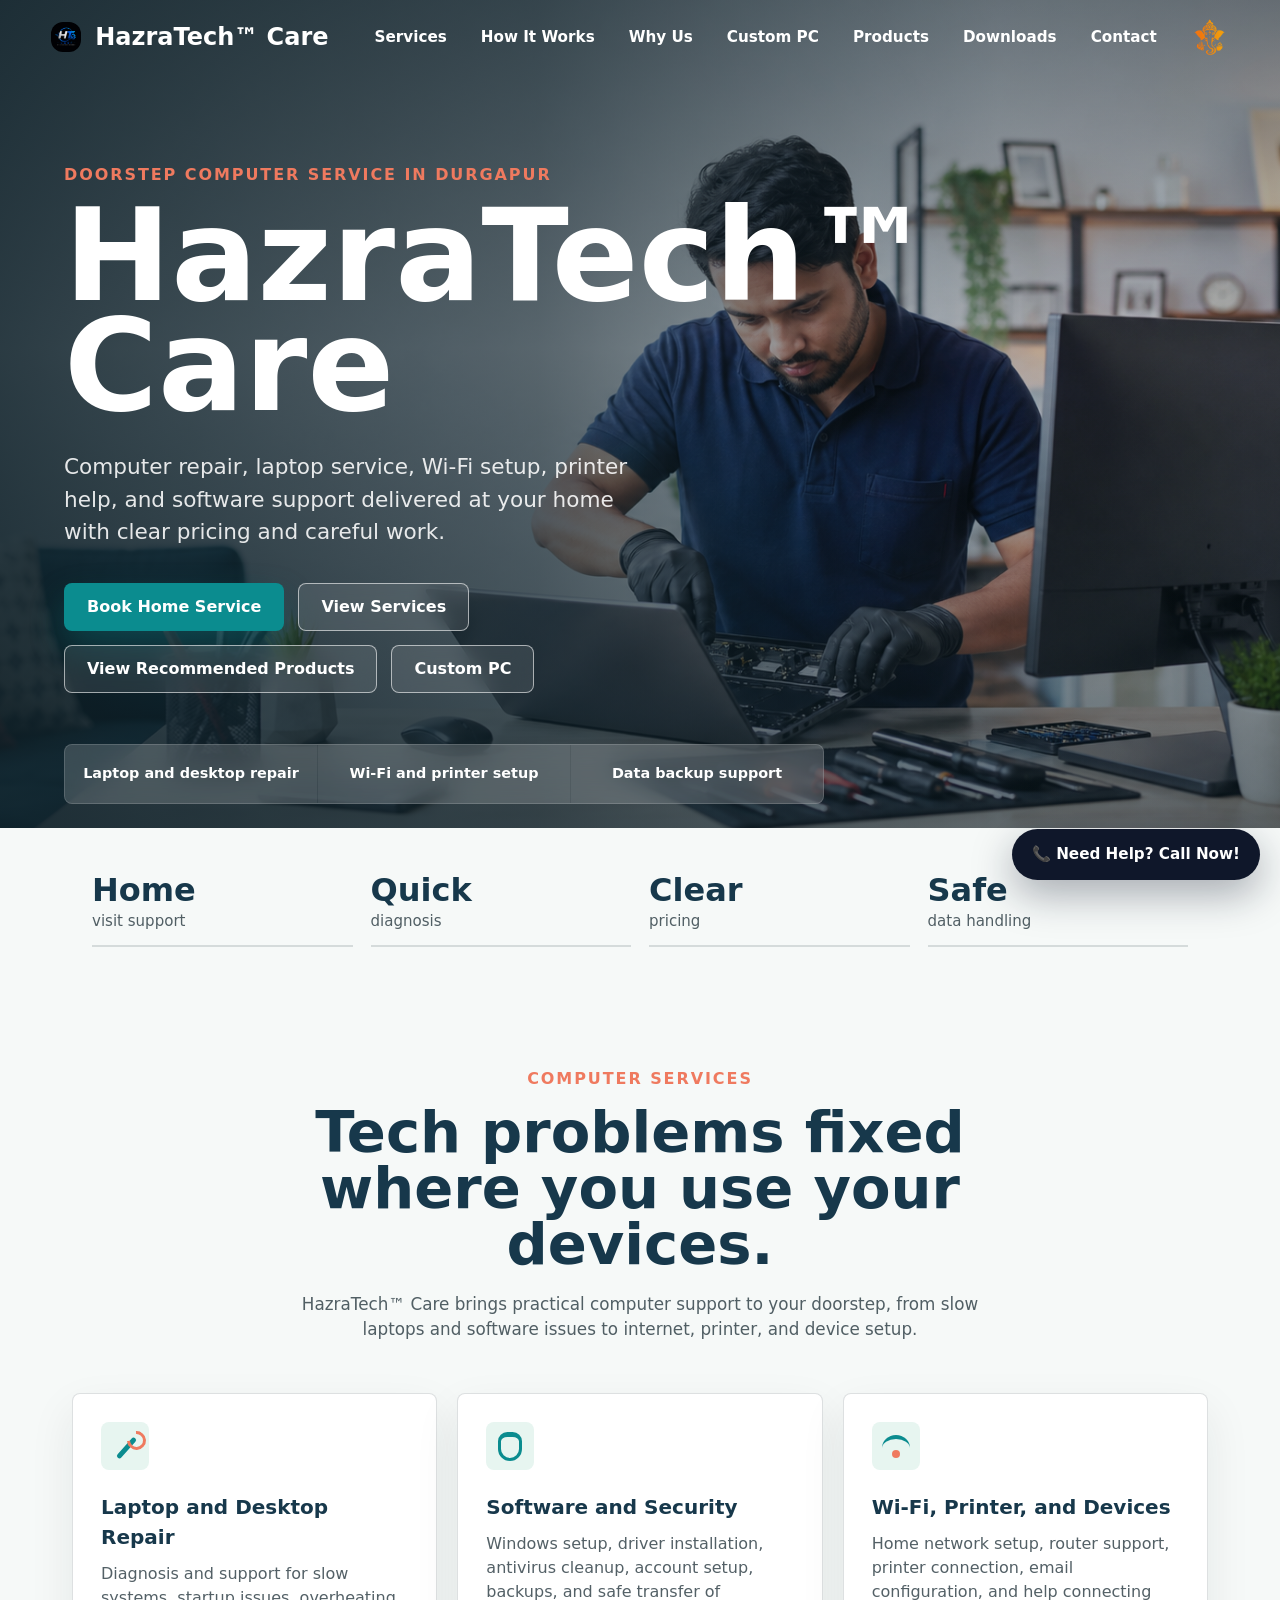
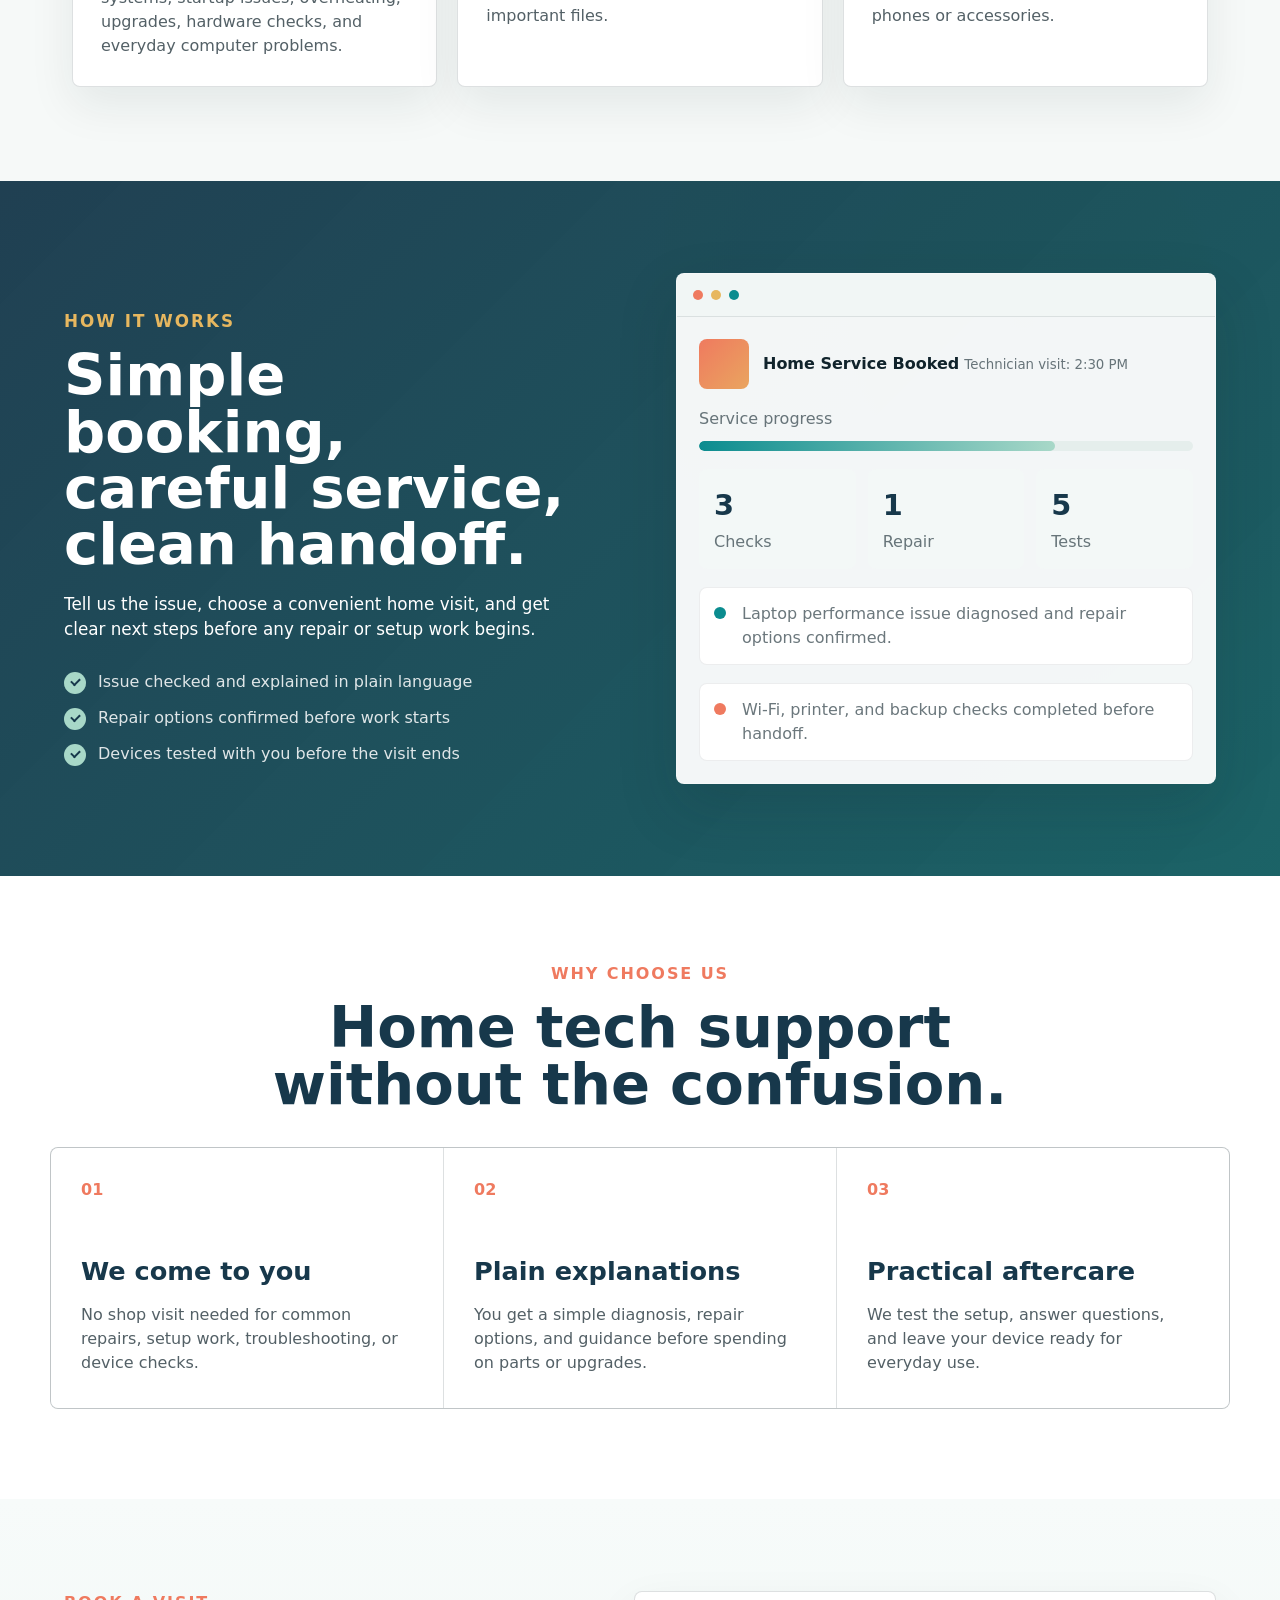
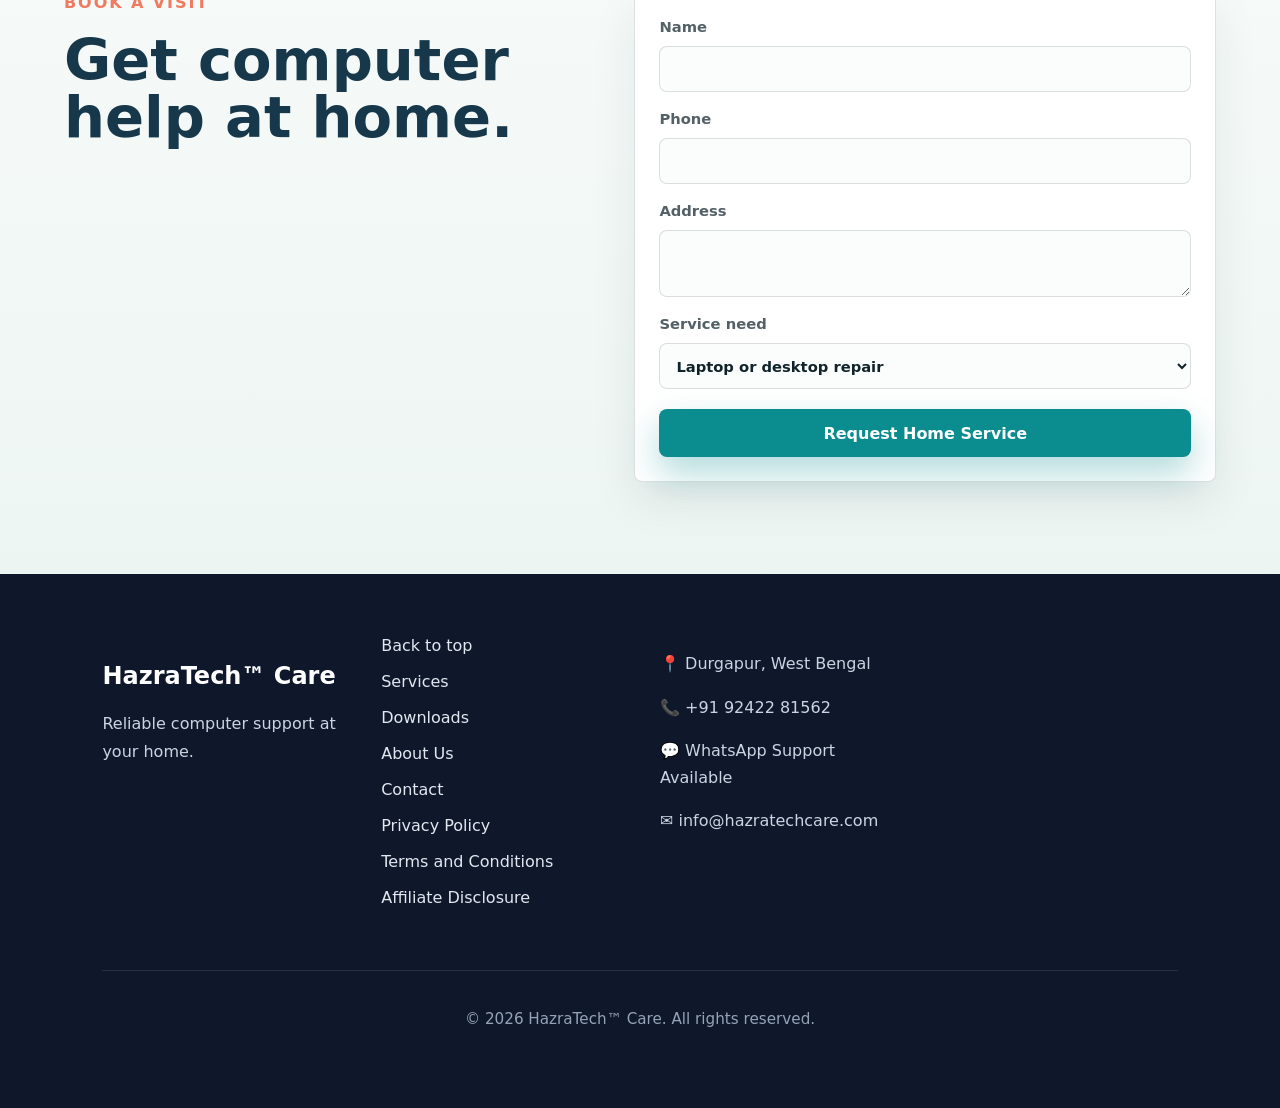
<file: index.html>
<!DOCTYPE html>
<html lang="en">
<head>
  <meta charset="UTF-8">
  <meta name="viewport" content="width=device-width, initial-scale=1.0">
  <meta name="description" content="HazraTech™ Care provides doorstep computer repair, laptop service, Wi-Fi setup, printer support, and trusted tech recommendations in Durgapur.">
  <title>HazraTech™ Care | Doorstep Computer Service</title>
  <link rel="preload" as="image" href="assets/hazratech-care-home-computer-service.png">
  <link rel="stylesheet" href="css/styles.css">
  <link rel="icon" type="image/png" href="assets/fevicon.png">
</head>
<a
  href="tel:+919242281562"
  class="floating-call"
  aria-label="Call HazraTech Care"
>
  📞 Need Help? Call Now!
</a>
<body>
  <header class="site-header" data-header>
    <a class="brand" href="#top" aria-label="HazraTech™ Care home">
    <img src="assets/logo.png" alt="HazraTech Care Logo">
    <span>HazraTech™ Care</span>
    </a>

    <button class="nav-toggle" type="button" aria-label="Open navigation" aria-expanded="false" data-nav-toggle>
      <span></span>
      <span></span>
      <span></span>
    </button>

    <nav class="site-nav" aria-label="Primary navigation" data-nav>
      <a href="#services">Services</a>
      <a href="#platform">How It Works</a>
      <a href="#outcomes">Why Us</a>
      <a href="custom-pc.html">Custom PC</a>
      <a href="recommendations.html">Products</a>
      <a href="downloads.html">Downloads</a>
      <a href="#contact">Contact</a>
      <div class="header-ganesh">
      <img src="assets/ganesh.png" alt="Ganesh Symbol">
      </div>
    </nav>
  </header>

  <main id="top">
    <section class="hero" aria-labelledby="hero-title">
      <div class="hero-media" aria-hidden="true"></div>
      <div class="hero-overlay"></div>
      <div class="hero-content">
        <p class="eyebrow">Doorstep computer service in Durgapur</p>
        <h1 id="hero-title">HazraTech™ Care</h1>
        <p class="hero-copy">Computer repair, laptop service, Wi-Fi setup, printer help, and software support delivered at your home with clear pricing and careful work.</p>
        <div class="hero-actions">
          <a class="button button-primary" href="#contact">Book Home Service</a>
          <a class="button button-secondary" href="#services">View Services</a>
          <a class="button button-secondary" href="recommendations.html">View Recommended Products</a>
          <a class="button button-secondary" href="custom-pc.html">Custom PC</a>
        </div>
      </div>
      <div class="hero-status" aria-label="Computer service highlights">
        <span>Laptop and desktop repair</span>
        <span>Wi-Fi and printer setup</span>
        <span>Data backup support</span>
      </div>
    </section>

    <section class="trust-band" aria-label="HazraTech™ Care highlights">
      <div class="trust-item">
        <strong>Home</strong>
        <span>visit support</span>
      </div>
      <div class="trust-item">
        <strong>Quick</strong>
        <span>diagnosis</span>
      </div>
      <div class="trust-item">
        <strong>Clear</strong>
        <span>pricing</span>
      </div>
      <div class="trust-item">
        <strong>Safe</strong>
        <span>data handling</span>
      </div>
    </section>

    <section class="section-intro" id="services">
      <p class="eyebrow">Computer services</p>
      <h2>Tech problems fixed where you use your devices.</h2>
      <p>HazraTech™ Care brings practical computer support to your doorstep, from slow laptops and software issues to internet, printer, and device setup.</p>
    </section>

    <section class="service-grid" aria-label="HazraTech™ Care services">
      <article class="service-card">
        <div class="service-icon wrench" aria-hidden="true"></div>
        <h3>Laptop and Desktop Repair</h3>
        <p>Diagnosis and support for slow systems, startup issues, overheating, upgrades, hardware checks, and everyday computer problems.</p>
      </article>
      <article class="service-card">
        <div class="service-icon shield" aria-hidden="true"></div>
        <h3>Software and Security</h3>
        <p>Windows setup, driver installation, antivirus cleanup, account setup, backups, and safe transfer of important files.</p>
      </article>
      <article class="service-card">
        <div class="service-icon wifi" aria-hidden="true"></div>
        <h3>Wi-Fi, Printer, and Devices</h3>
        <p>Home network setup, router support, printer connection, email configuration, and help connecting phones or accessories.</p>
      </article>
    </section>

    <section class="platform-section" id="platform">
      <div class="platform-copy">
        <p class="eyebrow">How it works</p>
        <h2>Simple booking, careful service, clean handoff.</h2>
        <p>Tell us the issue, choose a convenient home visit, and get clear next steps before any repair or setup work begins.</p>
        <ul class="check-list">
          <li>Issue checked and explained in plain language</li>
          <li>Repair options confirmed before work starts</li>
          <li>Devices tested with you before the visit ends</li>
        </ul>
      </div>

      <div class="dashboard-preview" aria-label="Home service ticket preview">
        <div class="preview-header">
          <span></span>
          <span></span>
          <span></span>
        </div>
        <div class="preview-body">
          <div class="service-summary">
            <span class="avatar" aria-hidden="true"></span>
            <div>
              <strong>Home Service Booked</strong>
              <small>Technician visit: 2:30 PM</small>
            </div>
          </div>
          <div class="progress-block">
            <span>Service progress</span>
            <div class="progress-track"><span></span></div>
          </div>
          <div class="mini-grid">
            <div><strong>3</strong><span>Checks</span></div>
            <div><strong>1</strong><span>Repair</span></div>
            <div><strong>5</strong><span>Tests</span></div>
          </div>
          <div class="timeline-row">
            <span></span>
            <p>Laptop performance issue diagnosed and repair options confirmed.</p>
          </div>
          <div class="timeline-row accent">
            <span></span>
            <p>Wi-Fi, printer, and backup checks completed before handoff.</p>
          </div>
        </div>
      </div>
    </section>

    <section class="outcomes-section" id="outcomes">
      <div class="section-intro compact">
        <p class="eyebrow">Why choose us</p>
        <h2>Home tech support without the confusion.</h2>
      </div>
      <div class="outcome-list">
        <article>
          <span>01</span>
          <h3>We come to you</h3>
          <p>No shop visit needed for common repairs, setup work, troubleshooting, or device checks.</p>
        </article>
        <article>
          <span>02</span>
          <h3>Plain explanations</h3>
          <p>You get a simple diagnosis, repair options, and guidance before spending on parts or upgrades.</p>
        </article>
        <article>
          <span>03</span>
          <h3>Practical aftercare</h3>
          <p>We test the setup, answer questions, and leave your device ready for everyday use.</p>
        </article>
      </div>
    </section>

    <section class="contact-section" id="contact">
      <div>
        <p class="eyebrow">Book a visit</p>
        <h2>Get computer help at home.</h2>
      </div>
      <form class="contact-form" aria-label="Home computer service request">
        <label>
          <span>Name</span>
          <input type="text" id="name" name="name" autocomplete="name" required>
        </label>
        <label>
          <span>Phone</span>
          <input type="tel" id="phone" name="phone" autocomplete="tel" required>
        </label>
        <label>
          <span>Address</span>
          <textarea id="address" name="address" rows="3" required></textarea>
        </label>
        <label>
          <span>Service need</span>
          <select id="service" name="service-need">
            <option>Laptop or desktop repair</option>
            <option>Windows or software setup</option>
            <option>Wi-Fi or printer setup</option>
            <option>Data backup or transfer</option>
            <option>System upgrade</option>
            <option>System optimization</option>
          </select>
        </label>
        <button id="whatsappBtn" class="button button-primary" type="submit">Request Home Service</button>
      </form>
    </section>
  </main>

  <footer class="site-footer">

    <div class="footer-brand">
        <h3>HazraTech™ Care</h3>
        <p>Reliable computer support at your home.</p>
    </div>

    <div class="footer-links">
        <a href="#top">Back to top</a>
        <a href="#services">Services</a>
        <a href="downloads.html">Downloads</a>
        <a href="about.html">About Us</a>
        <a href="contact.html">Contact</a>
        <a href="privacy-policy.html">Privacy Policy</a>
        <a href="terms-and-conditions.html">Terms and Conditions</a>
        <a href="affiliate-disclosure.html">Affiliate Disclosure</a>
    </div>

    <div class="footer-contact">
        <p>📍 Durgapur, West Bengal</p>
        <p>📞 +91 92422 81562</p>
        <p>💬 WhatsApp Support Available</p>
        <p>✉️ <a href="mailto:info@hazratechcare.com">info@hazratechcare.com</a></p>
    </div>

    <div class="footer-bottom">
        <p>© 2026 HazraTech™ Care. All rights reserved.</p>
    </div>

</footer>
  <script src="js/script.js"></script>
</body>
</html>
</file>
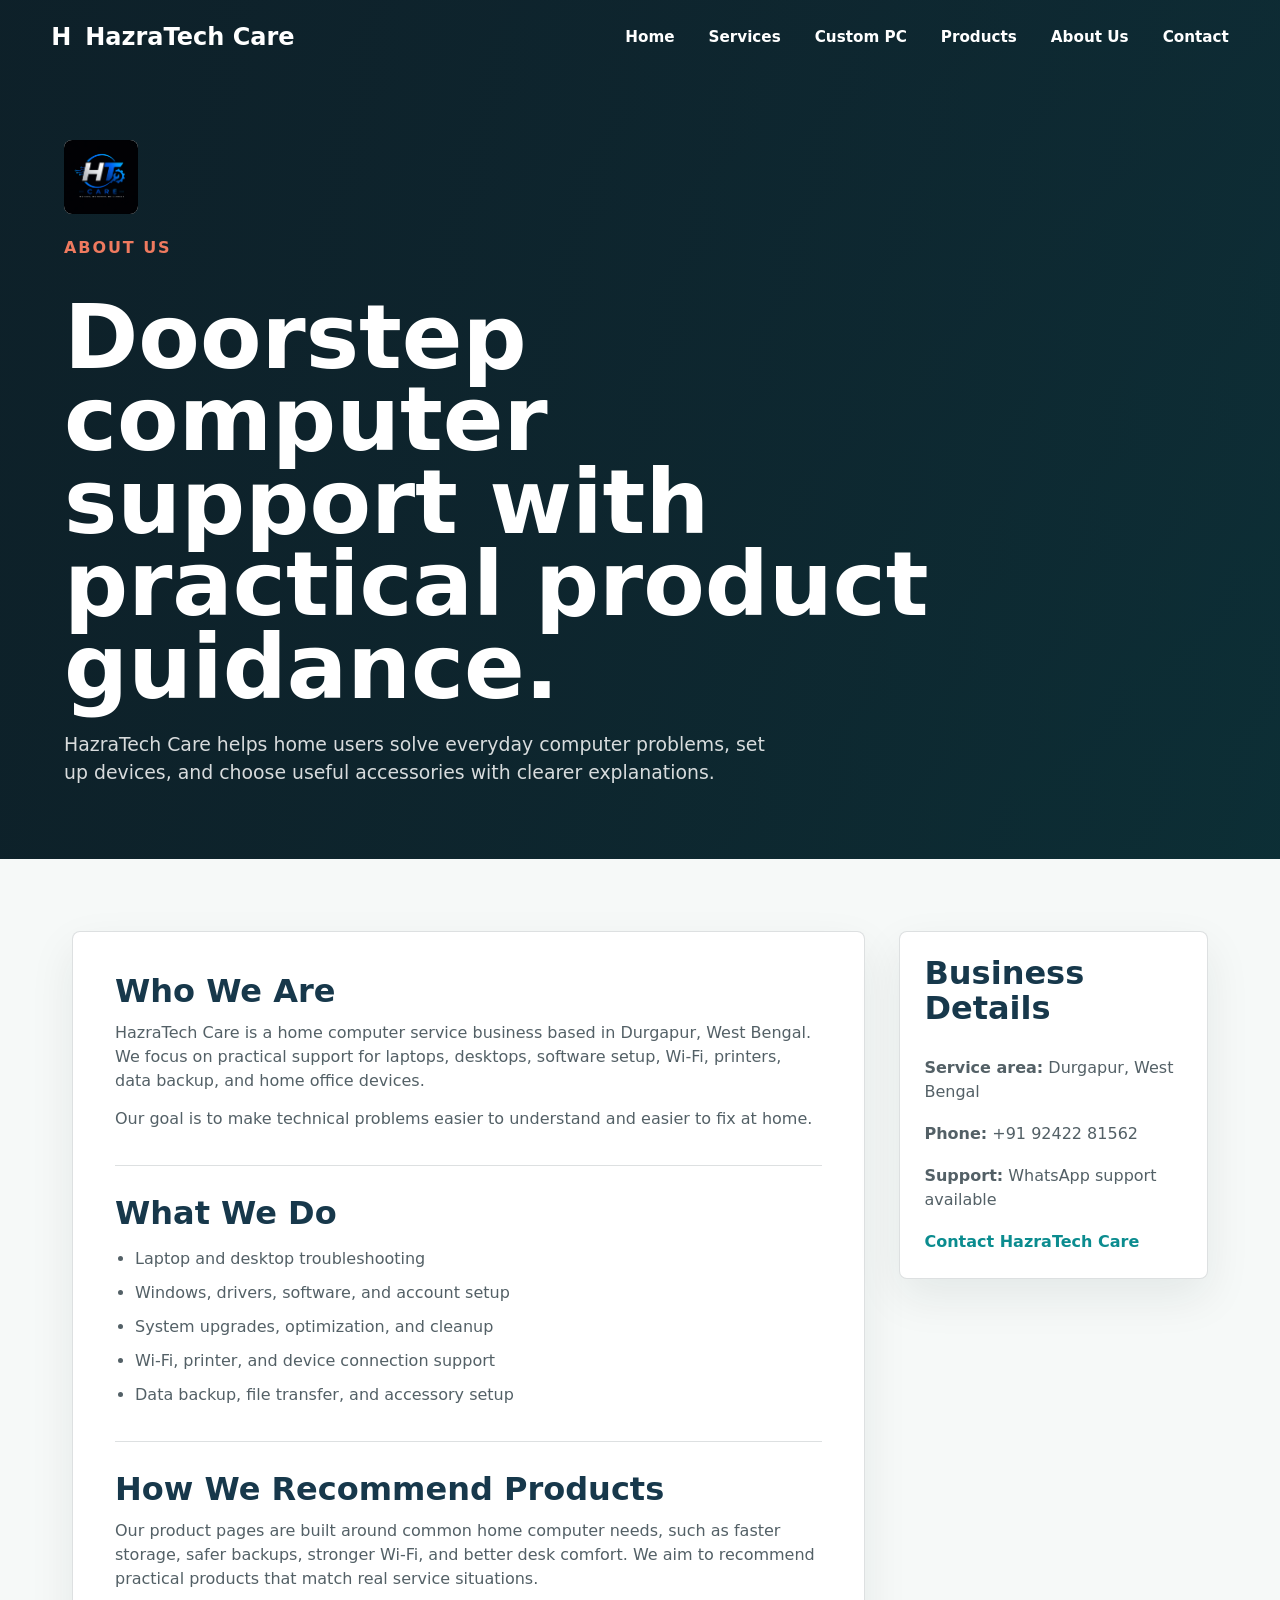
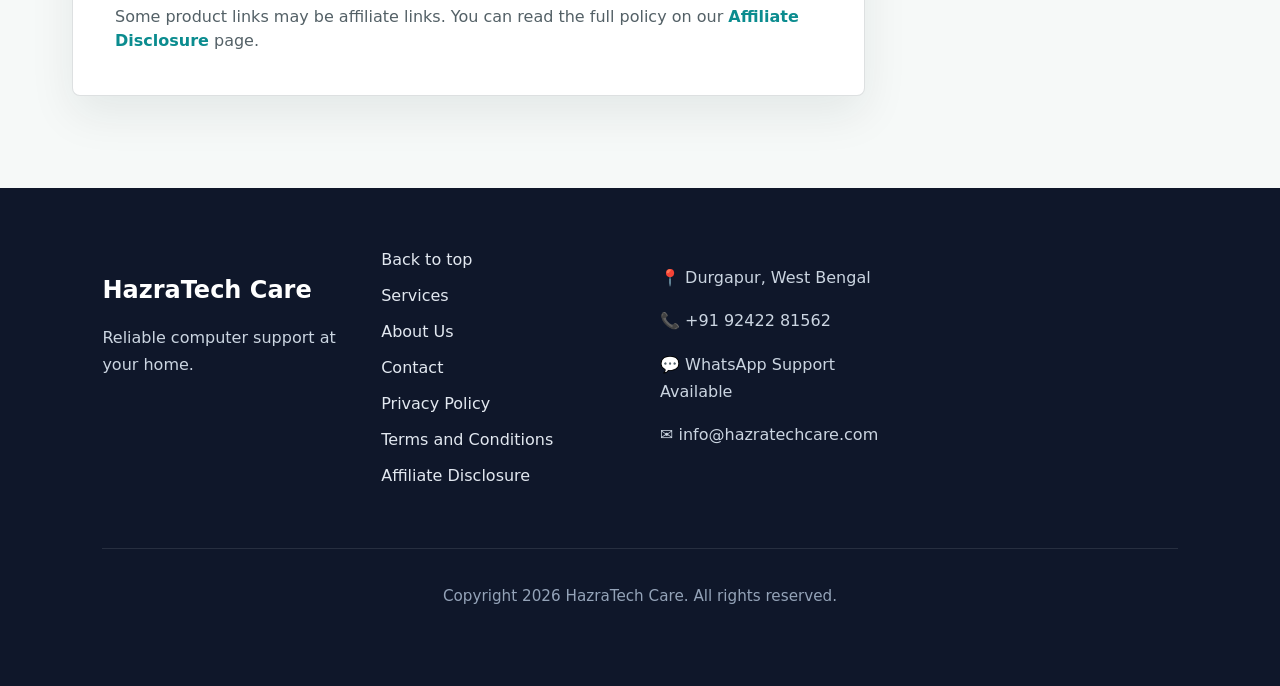
<file: about.html>
<!DOCTYPE html>
<html lang="en">
<head>
  <meta charset="UTF-8">
  <meta name="viewport" content="width=device-width, initial-scale=1.0">
  <meta name="description" content="Learn about HazraTech Care, a doorstep computer service and home tech support business in Durgapur, West Bengal.">
  <title>About Us | HazraTech Care</title>
  <link rel="stylesheet" href="css/styles.css">
  <link rel="stylesheet" href="css/info-pages.css">
  <link rel="icon" type="image/png" href="assets/fevicon.png">
</head>
<body>
  <header class="site-header" data-header>
    <a class="brand" href="index.html" aria-label="HazraTech Care home">
      <span class="brand-mark" aria-hidden="true">H</span>
      <span>HazraTech Care</span>
    </a>
    <button class="nav-toggle" type="button" aria-label="Open navigation" aria-expanded="false" data-nav-toggle>
      <span></span>
      <span></span>
      <span></span>
    </button>
    <nav class="site-nav" aria-label="Primary navigation" data-nav>
      <a href="index.html">Home</a>
      <a href="index.html#services">Services</a>
      <a href="custom-pc.html">Custom PC</a>
      <a href="recommendations.html">Products</a>
      <a href="about.html" aria-current="page">About Us</a>
      <a href="contact.html">Contact</a>
    </nav>
  </header>

  <main id="top">
    <section class="info-hero">
      <div class="info-hero-inner">
        <img src="assets/logo.png" alt="HazraTech Care logo">
        <p class="eyebrow">About us</p>
        <h1>Doorstep computer support with practical product guidance.</h1>
        <p>HazraTech Care helps home users solve everyday computer problems, set up devices, and choose useful accessories with clearer explanations.</p>
      </div>
    </section>

    <section class="info-shell">
      <div class="info-layout">
        <article class="info-content">
          <section>
            <h2>Who We Are</h2>
            <p>HazraTech Care is a home computer service business based in Durgapur, West Bengal. We focus on practical support for laptops, desktops, software setup, Wi-Fi, printers, data backup, and home office devices.</p>
            <p>Our goal is to make technical problems easier to understand and easier to fix at home.</p>
          </section>

          <section>
            <h2>What We Do</h2>
            <ul class="info-list">
              <li>Laptop and desktop troubleshooting</li>
              <li>Windows, drivers, software, and account setup</li>
              <li>System upgrades, optimization, and cleanup</li>
              <li>Wi-Fi, printer, and device connection support</li>
              <li>Data backup, file transfer, and accessory setup</li>
            </ul>
          </section>

          <section>
            <h2>How We Recommend Products</h2>
            <p>Our product pages are built around common home computer needs, such as faster storage, safer backups, stronger Wi-Fi, and better desk comfort. We aim to recommend practical products that match real service situations.</p>
            <p>Some product links may be affiliate links. You can read the full policy on our <a href="affiliate-disclosure.html">Affiliate Disclosure</a> page.</p>
          </section>
        </article>

        <aside class="info-sidebar" aria-label="Business details">
          <h2>Business Details</h2>
          <p><strong>Service area:</strong> Durgapur, West Bengal</p>
          <p><strong>Phone:</strong> +91 92422 81562</p>
          <p><strong>Support:</strong> WhatsApp support available</p>
          <a href="contact.html">Contact HazraTech Care</a>
        </aside>
      </div>
    </section>
  </main>

  <footer class="site-footer">
    <div class="footer-brand">
      <h3>HazraTech Care</h3>
      <p>Reliable computer support at your home.</p>
    </div>
    <div class="footer-links">
      <a href="#top">Back to top</a>
      <a href="index.html#services">Services</a>
      <a href="about.html">About Us</a>
      <a href="contact.html">Contact</a>
      <a href="privacy-policy.html">Privacy Policy</a>
      <a href="terms-and-conditions.html">Terms and Conditions</a>
      <a href="affiliate-disclosure.html">Affiliate Disclosure</a>
    </div>
    <div class="footer-contact">
        <p>📍 Durgapur, West Bengal</p>
        <p>📞 +91 92422 81562</p>
        <p>💬 WhatsApp Support Available</p>
        <p>✉️ <a href="mailto:info@hazratechcare.com">info@hazratechcare.com</a></p>
    </div>
    <div class="footer-bottom">
      <p>Copyright 2026 HazraTech Care. All rights reserved.</p>
    </div>
  </footer>

  <script src="js/info-pages.js"></script>
</body>
</html>
</file>
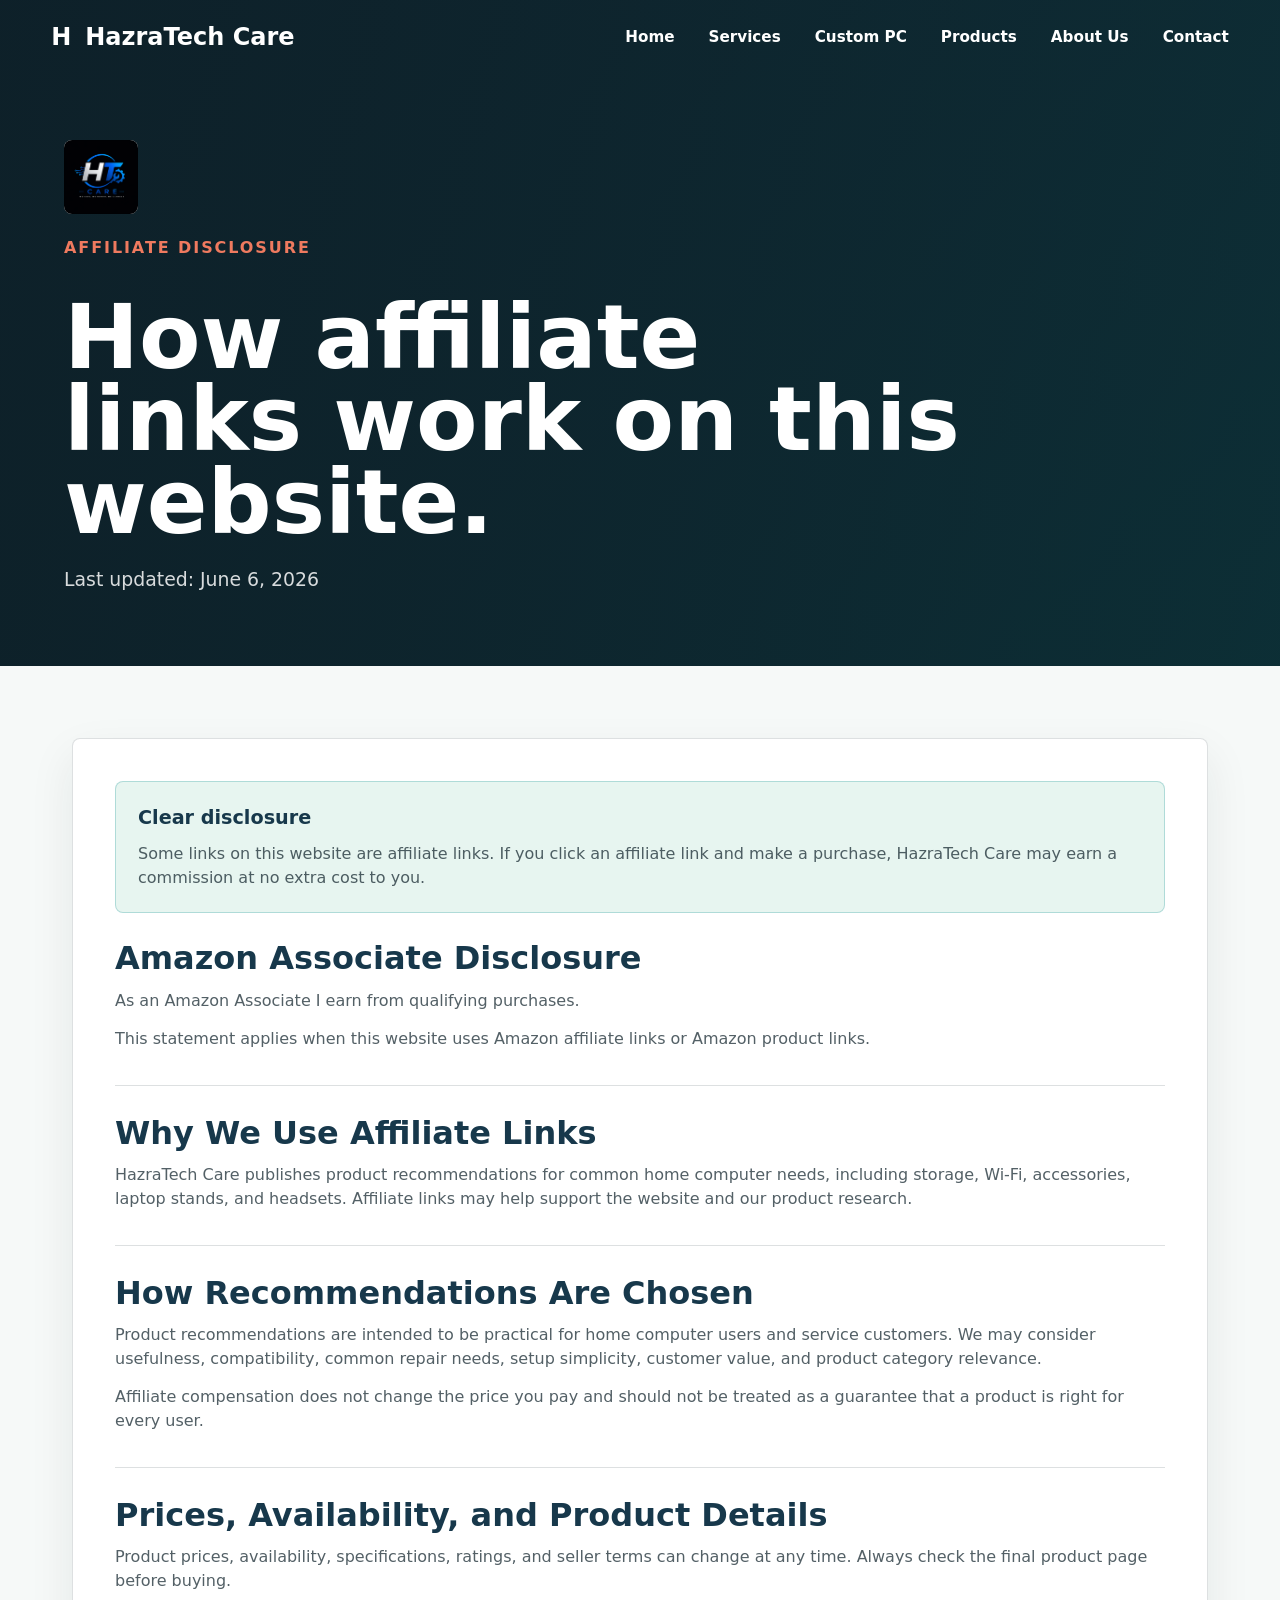
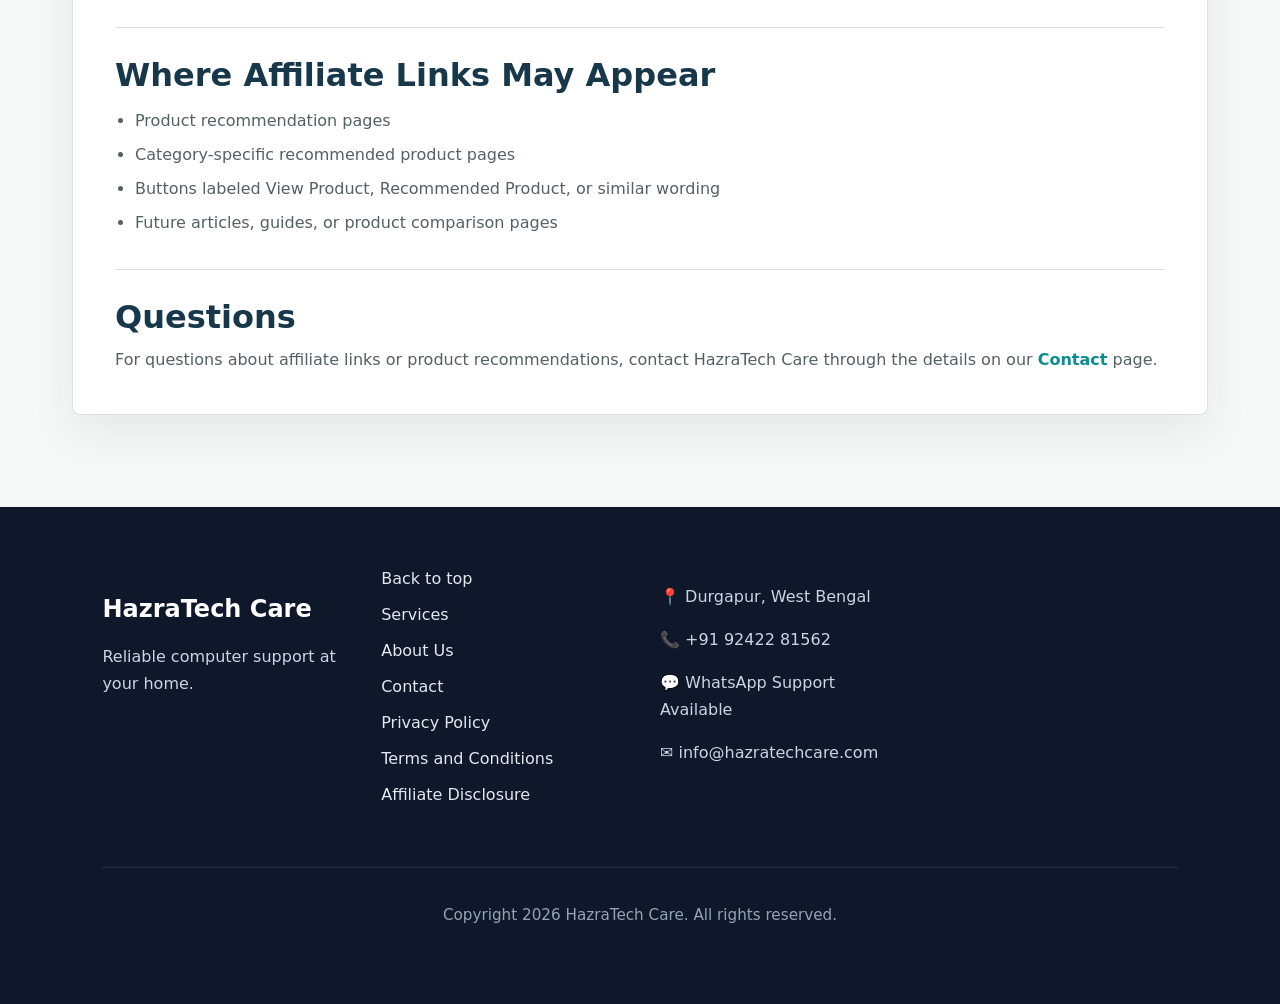
<file: affiliate-disclosure.html>
<!DOCTYPE html>
<html lang="en">
<head>
  <meta charset="UTF-8">
  <meta name="viewport" content="width=device-width, initial-scale=1.0">
  <meta name="description" content="Affiliate Disclosure for HazraTech Care product recommendations, affiliate links, commissions, and Amazon Associate disclosure language.">
  <title>Affiliate Disclosure | HazraTech Care</title>
  <link rel="stylesheet" href="css/styles.css">
  <link rel="stylesheet" href="css/info-pages.css">
  <link rel="icon" type="image/png" href="assets/fevicon.png">
</head>
<body>
  <header class="site-header" data-header>
    <a class="brand" href="index.html" aria-label="HazraTech Care home">
      <span class="brand-mark" aria-hidden="true">H</span>
      <span>HazraTech Care</span>
    </a>
    <button class="nav-toggle" type="button" aria-label="Open navigation" aria-expanded="false" data-nav-toggle>
      <span></span>
      <span></span>
      <span></span>
    </button>
    <nav class="site-nav" aria-label="Primary navigation" data-nav>
      <a href="index.html">Home</a>
      <a href="index.html#services">Services</a>
      <a href="custom-pc.html">Custom PC</a>
      <a href="recommendations.html">Products</a>
      <a href="about.html">About Us</a>
      <a href="contact.html">Contact</a>
    </nav>
  </header>

  <main id="top">
    <section class="info-hero">
      <div class="info-hero-inner">
        <img src="assets/logo.png" alt="HazraTech Care logo">
        <p class="eyebrow">Affiliate Disclosure</p>
        <h1>How affiliate links work on this website.</h1>
        <p>Last updated: June 6, 2026</p>
      </div>
    </section>

    <section class="info-shell">
      <article class="policy-panel">
        <div class="disclosure-callout">
          <strong>Clear disclosure</strong>
          <p>Some links on this website are affiliate links. If you click an affiliate link and make a purchase, HazraTech Care may earn a commission at no extra cost to you.</p>
        </div>

        <section>
          <h2>Amazon Associate Disclosure</h2>
          <p>As an Amazon Associate I earn from qualifying purchases.</p>
          <p>This statement applies when this website uses Amazon affiliate links or Amazon product links.</p>
        </section>

        <section>
          <h2>Why We Use Affiliate Links</h2>
          <p>HazraTech Care publishes product recommendations for common home computer needs, including storage, Wi-Fi, accessories, laptop stands, and headsets. Affiliate links may help support the website and our product research.</p>
        </section>

        <section>
          <h2>How Recommendations Are Chosen</h2>
          <p>Product recommendations are intended to be practical for home computer users and service customers. We may consider usefulness, compatibility, common repair needs, setup simplicity, customer value, and product category relevance.</p>
          <p>Affiliate compensation does not change the price you pay and should not be treated as a guarantee that a product is right for every user.</p>
        </section>

        <section>
          <h2>Prices, Availability, and Product Details</h2>
          <p>Product prices, availability, specifications, ratings, and seller terms can change at any time. Always check the final product page before buying.</p>
        </section>

        <section>
          <h2>Where Affiliate Links May Appear</h2>
          <ul class="policy-list">
            <li>Product recommendation pages</li>
            <li>Category-specific recommended product pages</li>
            <li>Buttons labeled View Product, Recommended Product, or similar wording</li>
            <li>Future articles, guides, or product comparison pages</li>
          </ul>
        </section>

        <section>
          <h2>Questions</h2>
          <p>For questions about affiliate links or product recommendations, contact HazraTech Care through the details on our <a href="contact.html">Contact</a> page.</p>
        </section>
      </article>
    </section>
  </main>

  <footer class="site-footer">
    <div class="footer-brand">
      <h3>HazraTech Care</h3>
      <p>Reliable computer support at your home.</p>
    </div>
    <div class="footer-links">
      <a href="#top">Back to top</a>
      <a href="index.html#services">Services</a>
      <a href="about.html">About Us</a>
      <a href="contact.html">Contact</a>
      <a href="privacy-policy.html">Privacy Policy</a>
      <a href="terms-and-conditions.html">Terms and Conditions</a>
      <a href="affiliate-disclosure.html">Affiliate Disclosure</a>
    </div>
    <div class="footer-contact">
        <p>📍 Durgapur, West Bengal</p>
        <p>📞 +91 92422 81562</p>
        <p>💬 WhatsApp Support Available</p>
        <p>✉️ <a href="mailto:info@hazratechcare.com">info@hazratechcare.com</a></p>
    </div>
    <div class="footer-bottom">
      <p>Copyright 2026 HazraTech Care. All rights reserved.</p>
    </div>
  </footer>

  <script src="js/info-pages.js"></script>
</body>
</html>
</file>
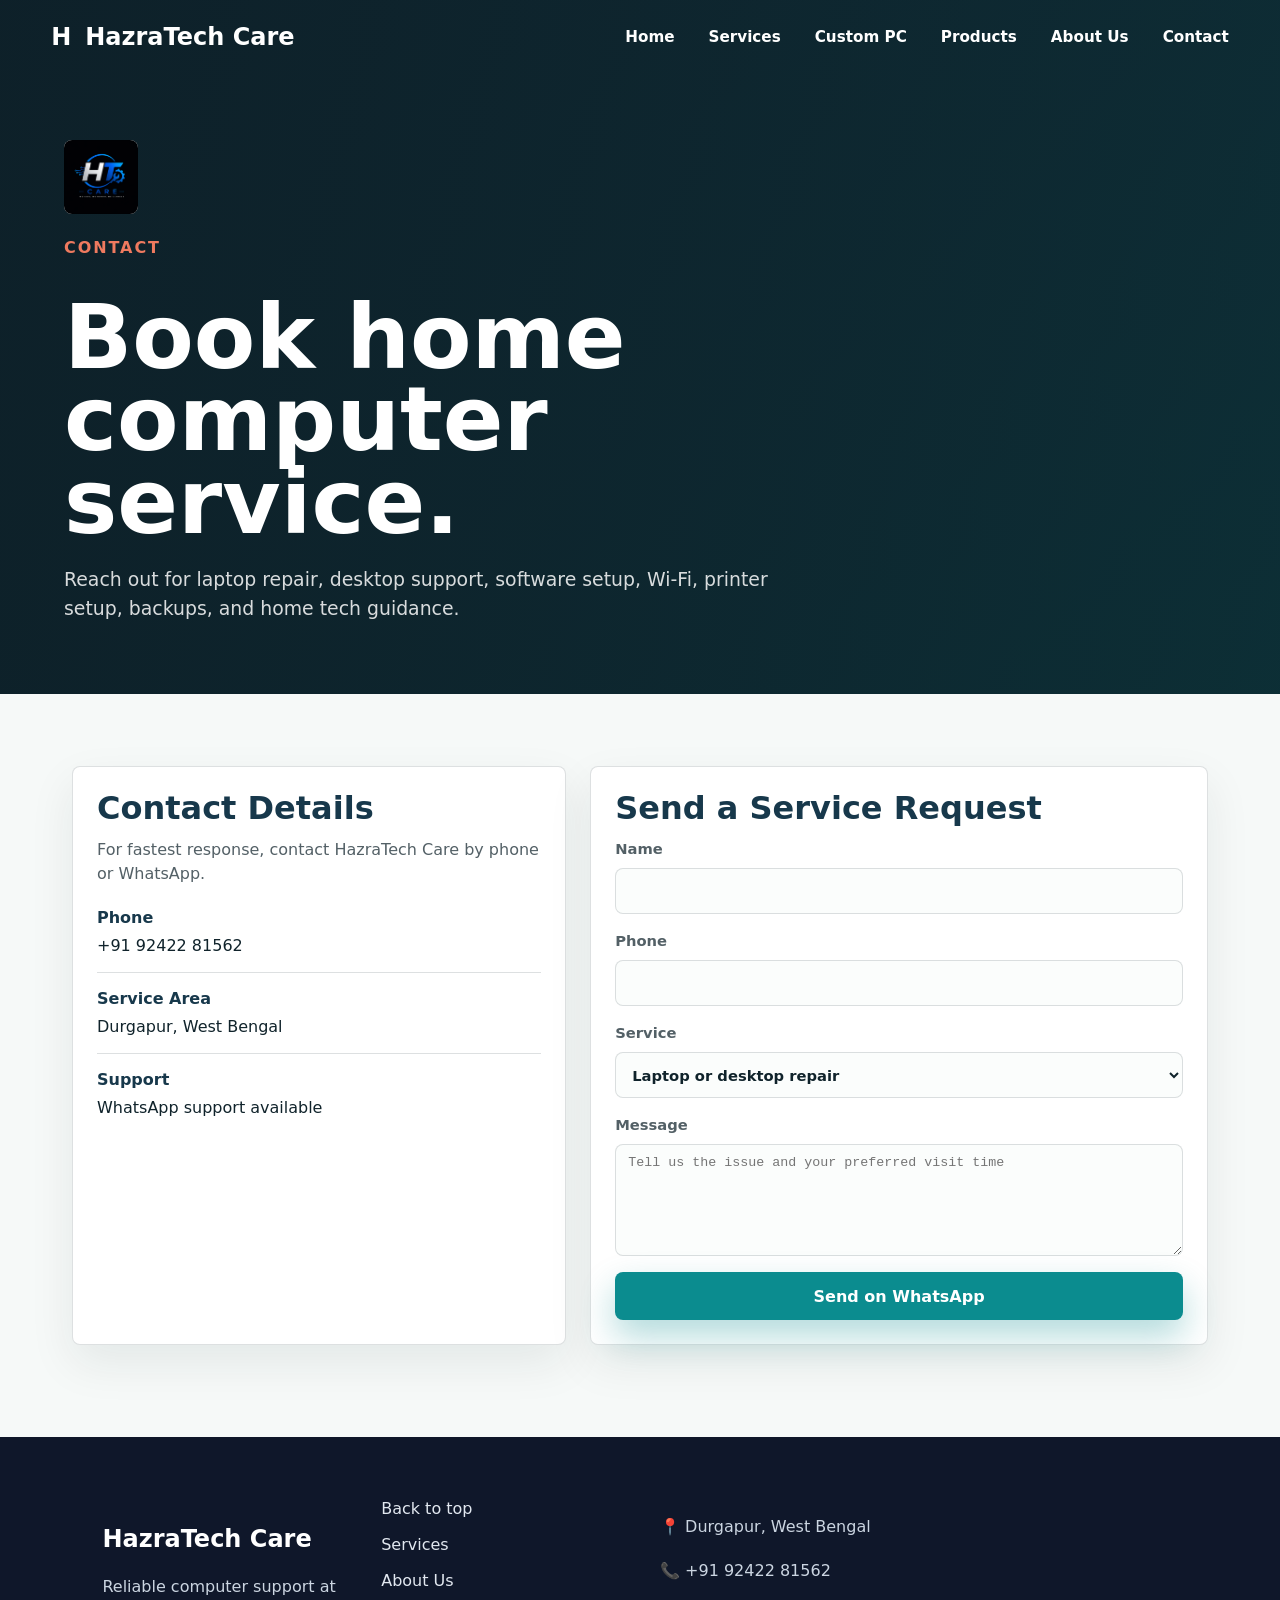
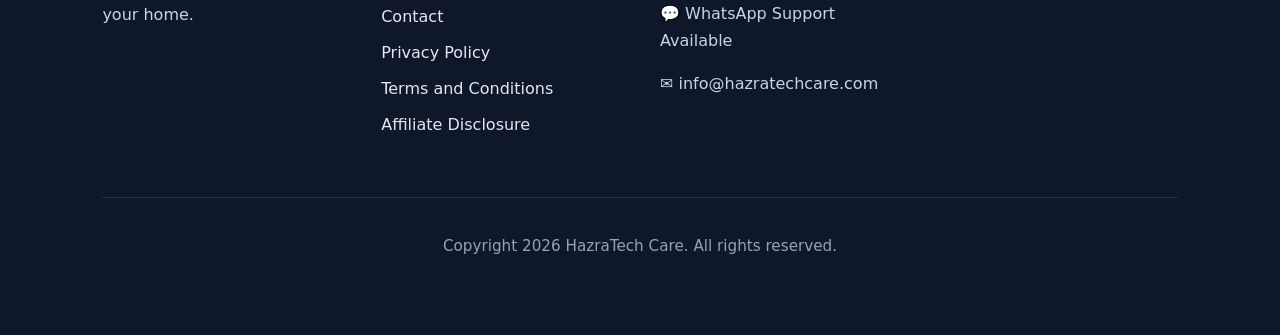
<file: contact.html>
<!DOCTYPE html>
<html lang="en">
<head>
  <meta charset="UTF-8">
  <meta name="viewport" content="width=device-width, initial-scale=1.0">
  <meta name="description" content="Contact HazraTech Care for doorstep computer service, laptop repair, software setup, Wi-Fi support, printer setup, and home tech help.">
  <title>Contact | HazraTech Care</title>
  <link rel="stylesheet" href="css/styles.css">
  <link rel="stylesheet" href="css/info-pages.css">
  <link rel="icon" type="image/png" href="assets/fevicon.png">
</head>
<body>
  <header class="site-header" data-header>
    <a class="brand" href="index.html" aria-label="HazraTech Care home">
      <span class="brand-mark" aria-hidden="true">H</span>
      <span>HazraTech Care</span>
    </a>
    <button class="nav-toggle" type="button" aria-label="Open navigation" aria-expanded="false" data-nav-toggle>
      <span></span>
      <span></span>
      <span></span>
    </button>
    <nav class="site-nav" aria-label="Primary navigation" data-nav>
      <a href="index.html">Home</a>
      <a href="index.html#services">Services</a>
      <a href="custom-pc.html">Custom PC</a>
      <a href="recommendations.html">Products</a>
      <a href="about.html">About Us</a>
      <a href="contact.html" aria-current="page">Contact</a>
    </nav>
  </header>

  <main id="top">
    <section class="info-hero">
      <div class="info-hero-inner">
        <img src="assets/logo.png" alt="HazraTech Care logo">
        <p class="eyebrow">Contact</p>
        <h1>Book home computer service.</h1>
        <p>Reach out for laptop repair, desktop support, software setup, Wi-Fi, printer setup, backups, and home tech guidance.</p>
      </div>
    </section>

    <section class="info-shell">
      <div class="contact-grid">
        <article class="contact-panel">
          <h2>Contact Details</h2>
          <p>For fastest response, contact HazraTech Care by phone or WhatsApp.</p>
          <div class="contact-methods">
            <div>
              <strong>Phone</strong>
              <span>+91 92422 81562</span>
            </div>
            <div>
              <strong>Service Area</strong>
              <span>Durgapur, West Bengal</span>
            </div>
            <div>
              <strong>Support</strong>
              <span>WhatsApp support available</span>
            </div>
          </div>
        </article>

        <article class="contact-panel">
          <h2>Send a Service Request</h2>
          <form class="page-form" data-info-contact-form>
            <label>
              <span>Name</span>
              <input type="text" name="name" autocomplete="name" required>
            </label>
            <label>
              <span>Phone</span>
              <input type="tel" name="phone" autocomplete="tel" required>
            </label>
            <label>
              <span>Service</span>
              <select name="service">
                <option>Laptop or desktop repair</option>
                <option>Windows or software setup</option>
                <option>Wi-Fi or printer setup</option>
                <option>Data backup or transfer</option>
                <option>System upgrade</option>
                <option>System optimization</option>
              </select>
            </label>
            <label>
              <span>Message</span>
              <textarea name="message" placeholder="Tell us the issue and your preferred visit time"></textarea>
            </label>
            <button class="button button-primary" type="submit">Send on WhatsApp</button>
          </form>
        </article>
      </div>
    </section>
  </main>

  <footer class="site-footer">
    <div class="footer-brand">
      <h3>HazraTech Care</h3>
      <p>Reliable computer support at your home.</p>
    </div>
    <div class="footer-links">
      <a href="#top">Back to top</a>
      <a href="index.html#services">Services</a>
      <a href="about.html">About Us</a>
      <a href="contact.html">Contact</a>
      <a href="privacy-policy.html">Privacy Policy</a>
      <a href="terms-and-conditions.html">Terms and Conditions</a>
      <a href="affiliate-disclosure.html">Affiliate Disclosure</a>
    </div>
    <div class="footer-contact">
        <p>📍 Durgapur, West Bengal</p>
        <p>📞 +91 92422 81562</p>
        <p>💬 WhatsApp Support Available</p>
        <p>✉️ <a href="mailto:info@hazratechcare.com">info@hazratechcare.com</a></p>
    </div>
    <div class="footer-bottom">
      <p>Copyright 2026 HazraTech Care. All rights reserved.</p>
    </div>
  </footer>

  <script src="js/info-pages.js"></script>
</body>
</html>
</file>
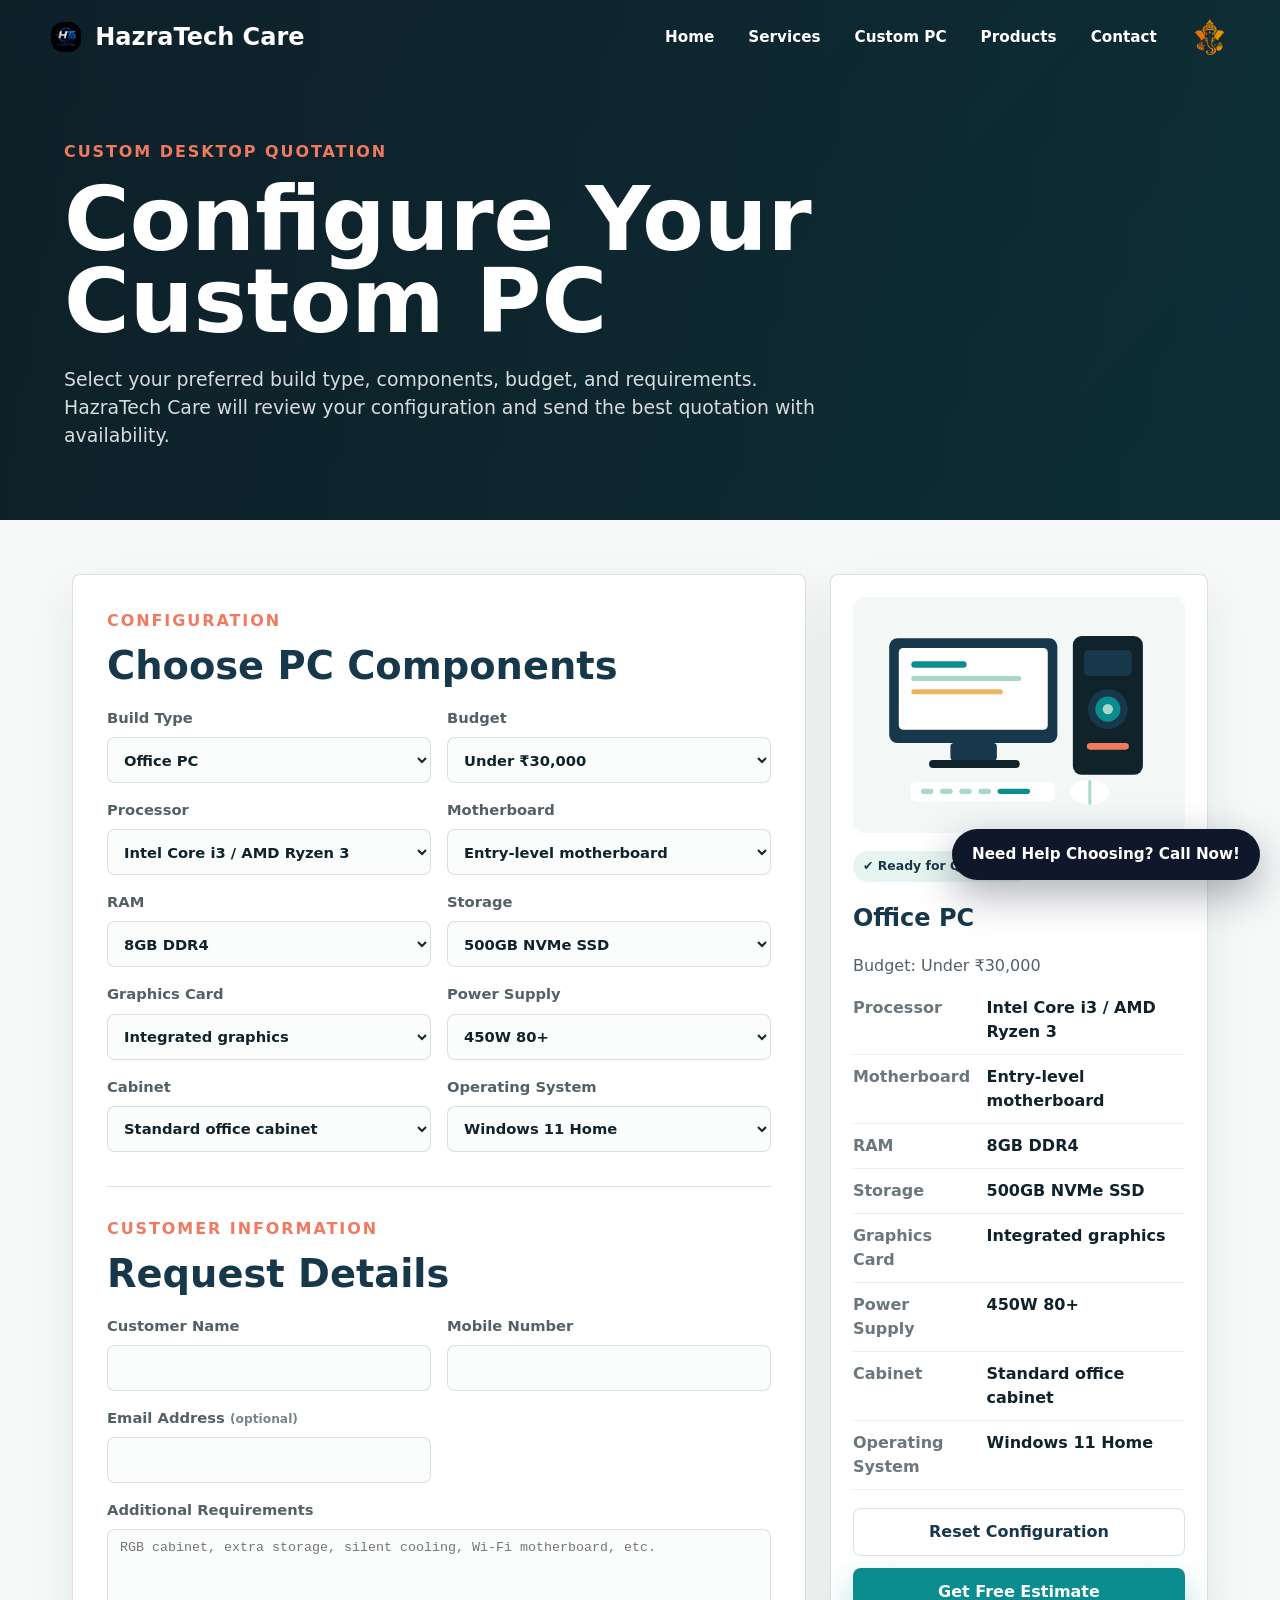
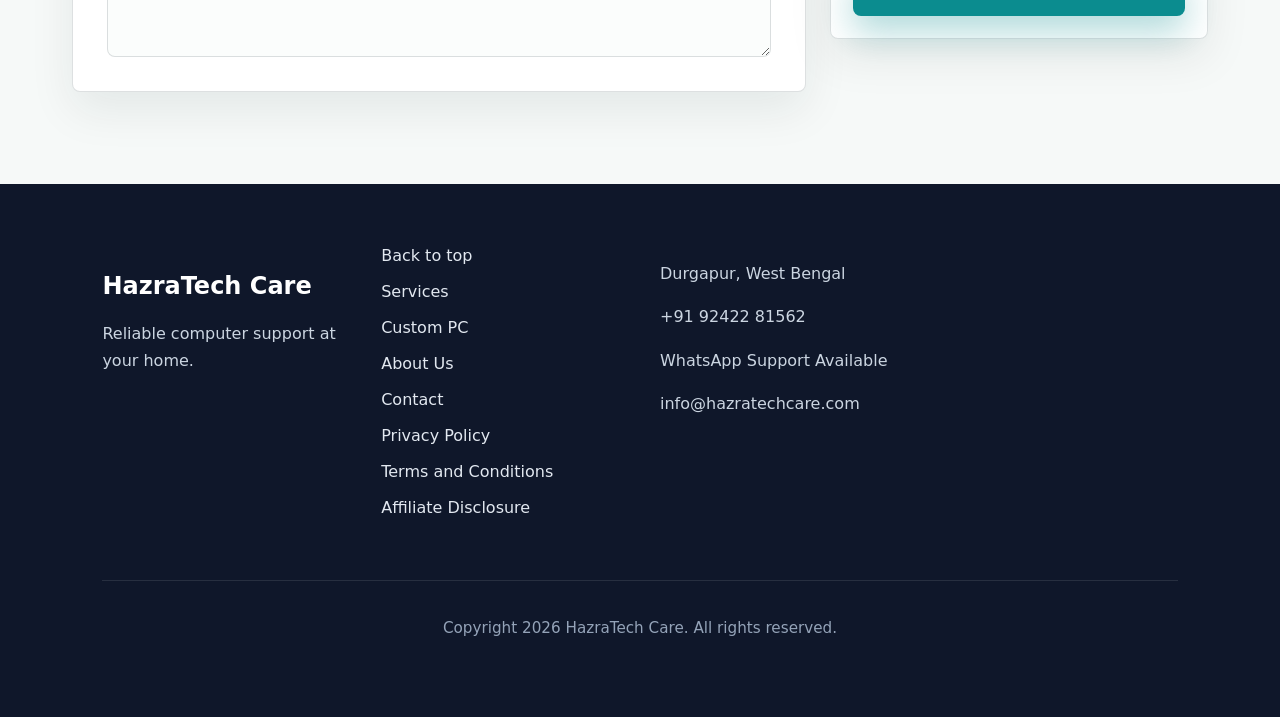
<file: custom-pc.html>
<!DOCTYPE html>
<html lang="en">
<head>
  <meta charset="UTF-8">
  <meta name="viewport" content="width=device-width, initial-scale=1.0">
  <meta name="description" content="Configure a custom desktop PC and request a free quotation from HazraTech Care through WhatsApp.">
  <title>Custom PC | HazraTech Care</title>
  <link rel="stylesheet" href="css/styles.css">
  <link rel="stylesheet" href="css/custom-pc.css">
  <link rel="icon" type="image/png" href="assets/fevicon.png">
</head>
<body>
  <a href="tel:+919242281562" class="floating-call" aria-label="Call HazraTech Care">
    Need Help Choosing? Call Now!
  </a>

  <header class="site-header" data-header>
    <a class="brand" href="index.html" aria-label="HazraTech Care home">
      <img src="assets/logo.png" alt="HazraTech Care Logo">
      <span>HazraTech Care</span>
    </a>

    <button class="nav-toggle" type="button" aria-label="Open navigation" aria-expanded="false" data-nav-toggle>
      <span></span>
      <span></span>
      <span></span>
    </button>

    <nav class="site-nav" aria-label="Primary navigation" data-nav>
      <a href="index.html">Home</a>
      <a href="index.html#services">Services</a>
      <a href="custom-pc.html" aria-current="page">Custom PC</a>
      <a href="recommendations.html">Products</a>
      <a href="index.html#contact">Contact</a>
      <div class="header-ganesh">
        <img src="assets/ganesh.png" alt="Ganesh Symbol">
      </div>
    </nav>
  </header>

  <main id="top">
    <section class="custom-pc-hero" aria-labelledby="custom-pc-title">
      <p class="eyebrow">Custom desktop quotation</p>
      <h1 id="custom-pc-title">Configure Your Custom PC</h1>
      <p>Select your preferred build type, components, budget, and requirements. HazraTech Care will review your configuration and send the best quotation with availability.</p>
    </section>

    <form class="custom-pc-shell" data-custom-pc-form>
      <section class="config-panel" aria-labelledby="configuration-title">
        <div class="panel-heading">
          <p class="eyebrow">Configuration</p>
          <h2 id="configuration-title">Choose PC Components</h2>
        </div>

        <div class="field-grid">
          <label>
            <span>Build Type</span>
            <select data-config-select="buildType" name="buildType"></select>
          </label>

          <label>
            <span>Budget</span>
            <select data-config-select="budget" name="budget"></select>
          </label>

          <label>
            <span>Processor</span>
            <select data-config-select="processor" name="processor"></select>
          </label>

          <label>
            <span>Motherboard</span>
            <select data-config-select="motherboard" name="motherboard"></select>
          </label>

          <label>
            <span>RAM</span>
            <select data-config-select="ram" name="ram"></select>
          </label>

          <label>
            <span>Storage</span>
            <select data-config-select="storage" name="storage"></select>
          </label>

          <label>
            <span>Graphics Card</span>
            <select data-config-select="graphicsCard" name="graphicsCard"></select>
          </label>

          <label>
            <span>Power Supply</span>
            <select data-config-select="powerSupply" name="powerSupply"></select>
          </label>

          <label>
            <span>Cabinet</span>
            <select data-config-select="cabinet" name="cabinet"></select>
          </label>

          <label>
            <span>Operating System</span>
            <select data-config-select="operatingSystem" name="operatingSystem"></select>
          </label>
        </div>

        <div class="customer-section">
          <div class="panel-heading compact-heading">
            <p class="eyebrow">Customer information</p>
            <h2>Request Details</h2>
          </div>

          <div class="field-grid">
            <label>
              <span>Customer Name</span>
              <input type="text" name="customerName" data-customer-field="customerName" autocomplete="name" required>
            </label>

            <label>
              <span>Mobile Number</span>
              <input type="tel" name="mobile" data-customer-field="mobile" autocomplete="tel" required>
            </label>

            <label>
              <span>Email Address <small>(optional)</small></span>
              <input type="email" name="email" data-customer-field="email" autocomplete="email">
            </label>
          </div>

          <label class="wide-field">
            <span>Additional Requirements</span>
            <textarea name="additionalRequirements" data-customer-field="additionalRequirements" placeholder="RGB cabinet, extra storage, silent cooling, Wi-Fi motherboard, etc."></textarea>
          </label>
        </div>
      </section>

      <aside class="preview-panel" aria-labelledby="preview-title">
        <div class="preview-card">
          <img src="assets/custom-pc-desktop.svg" alt="Desktop PC setup" class="pc-preview-image">
          <span class="status-badge" data-preview-status>&#10004; Ready for Quotation</span>
          <h2 id="preview-title" data-preview-build-type>Office PC</h2>
          <p data-preview-budget>Budget: Under &#8377;30,000</p>
          <dl class="preview-list" data-preview-components></dl>
          <div class="preview-actions">
            <button class="button button-secondary reset-button" type="button" data-reset-config>Reset Configuration</button>
            <button class="button button-primary" type="submit">Get Free Estimate</button>
          </div>
        </div>
      </aside>
    </form>
  </main>

  <footer class="site-footer">
    <div class="footer-brand">
      <h3>HazraTech Care</h3>
      <p>Reliable computer support at your home.</p>
    </div>
    <div class="footer-links">
      <a href="#top">Back to top</a>
      <a href="index.html#services">Services</a>
      <a href="custom-pc.html">Custom PC</a>
      <a href="about.html">About Us</a>
      <a href="contact.html">Contact</a>
      <a href="privacy-policy.html">Privacy Policy</a>
      <a href="terms-and-conditions.html">Terms and Conditions</a>
      <a href="affiliate-disclosure.html">Affiliate Disclosure</a>
    </div>
    <div class="footer-contact">
      <p>Durgapur, West Bengal</p>
      <p>+91 92422 81562</p>
      <p>WhatsApp Support Available</p>
      <p><a href="mailto:info@hazratechcare.com">info@hazratechcare.com</a></p>
    </div>
    <div class="footer-bottom">
      <p>Copyright 2026 HazraTech Care. All rights reserved.</p>
    </div>
  </footer>

  <script src="js/script.js"></script>
  <script src="js/custom-pc.js"></script>
</body>
</html>
</file>
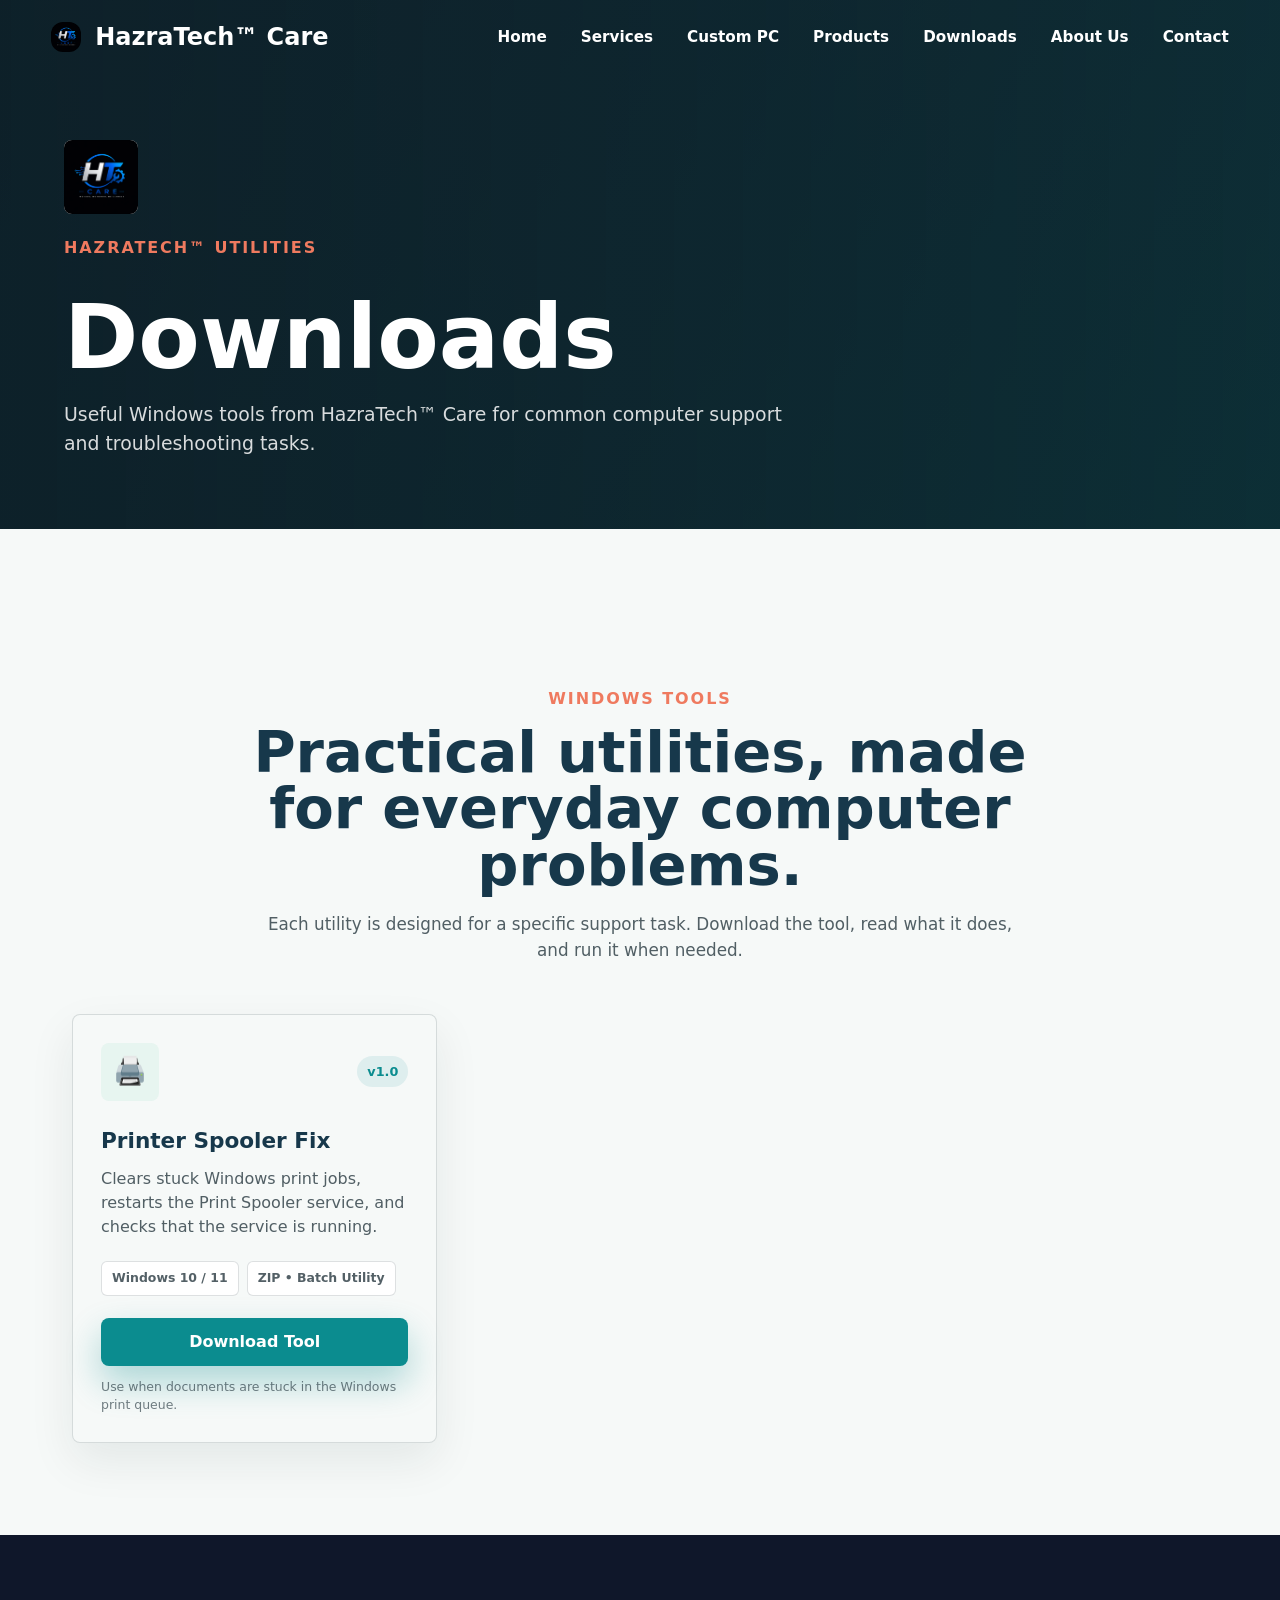
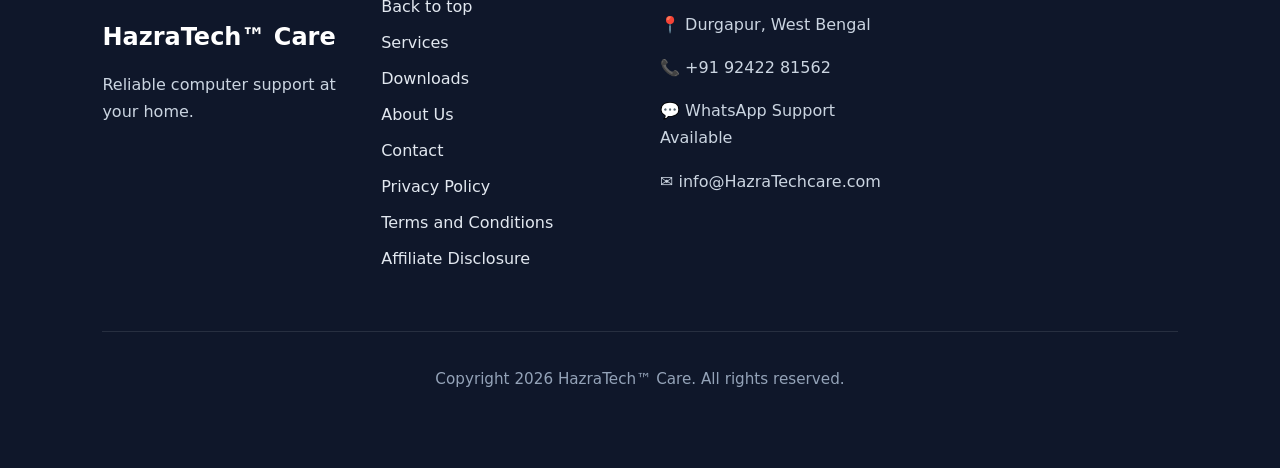
<file: downloads.html>
<!DOCTYPE html>
<html lang="en">
<head>
  <meta charset="UTF-8">
  <meta name="viewport" content="width=device-width, initial-scale=1.0">
  <meta name="description" content="Download useful Windows utilities from HazraTech™ Care for common computer support tasks.">
  <title>Downloads | HazraTech™ Care</title>
  <link rel="stylesheet" href="css/styles.css">
  <link rel="stylesheet" href="css/info-pages.css">
  <link rel="icon" type="image/png" href="assets/fevicon.png">
</head>
<body>
  <header class="site-header" data-header>
    <a class="brand" href="#top" aria-label="HazraTech™ Care home">
    <img src="assets/logo.png" alt="HazraTech™ Care Logo">
    <span>HazraTech™ Care</span>
    </a>
    <button class="nav-toggle" type="button" aria-label="Open navigation" aria-expanded="false" data-nav-toggle>
      <span></span>
      <span></span>
      <span></span>
    </button>
    <nav class="site-nav" aria-label="Primary navigation" data-nav>
      <a href="index.html">Home</a>
      <a href="index.html#services">Services</a>
      <a href="custom-pc.html">Custom PC</a>
      <a href="recommendations.html">Products</a>
      <a href="downloads.html" aria-current="page">Downloads</a>
      <a href="about.html">About Us</a>
      <a href="contact.html">Contact</a>
    </nav>
  </header>

  <main id="top">
    <section class="info-hero">
      <div class="info-hero-inner">
        <img src="assets/logo.png" alt="HazraTech Care logo">
        <p class="eyebrow">HazraTech™ utilities</p>
        <h1>Downloads</h1>
        <p>Useful Windows tools from HazraTech™ Care for common computer support and troubleshooting tasks.</p>
      </div>
    </section>

    <section class="info-shell">
      <div class="section-intro compact downloads-intro">
        <p class="eyebrow">Windows tools</p>
        <h2>Practical utilities, made for everyday computer problems.</h2>
        <p>Each utility is designed for a specific support task. Download the tool, read what it does, and run it when needed.</p>
      </div>

      <div class="download-grid">
        <article class="download-card">
          <div class="download-card-top">
            <div class="download-icon" aria-hidden="true">🖨️</div>
            <span class="download-version">v1.0</span>
          </div>
          <h3>Printer Spooler Fix</h3>
          <p>Clears stuck Windows print jobs, restarts the Print Spooler service, and checks that the service is running.</p>
          <div class="download-meta">
            <span>Windows 10 / 11</span>
            <span>ZIP • Batch Utility</span>
          </div>
          <a class="button button-primary download-button" href="downloads/HazraTech_Printer_Fix.zip" download>Download Tool</a>
          <small class="download-note">Use when documents are stuck in the Windows print queue.</small>
        </article>
      </div>
    </section>
  </main>

  <footer class="site-footer">
    <div class="footer-brand">
      <h3>HazraTech™ Care</h3>
      <p>Reliable computer support at your home.</p>
    </div>
    <div class="footer-links">
      <a href="#top">Back to top</a>
      <a href="index.html#services">Services</a>
      <a href="downloads.html">Downloads</a>
      <a href="about.html">About Us</a>
      <a href="contact.html">Contact</a>
      <a href="privacy-policy.html">Privacy Policy</a>
      <a href="terms-and-conditions.html">Terms and Conditions</a>
      <a href="affiliate-disclosure.html">Affiliate Disclosure</a>
    </div>
    <div class="footer-contact">
      <p>📍 Durgapur, West Bengal</p>
      <p>📞 +91 92422 81562</p>
      <p>💬 WhatsApp Support Available</p>
      <p>✉️ <a href="mailto:info@HazraTechcare.com">info@HazraTechcare.com</a></p>
    </div>
    <div class="footer-bottom">
      <p>Copyright 2026 HazraTech™ Care. All rights reserved.</p>
    </div>
  </footer>

  <script src="js/script.js"></script>
</body>
</html>
</file>
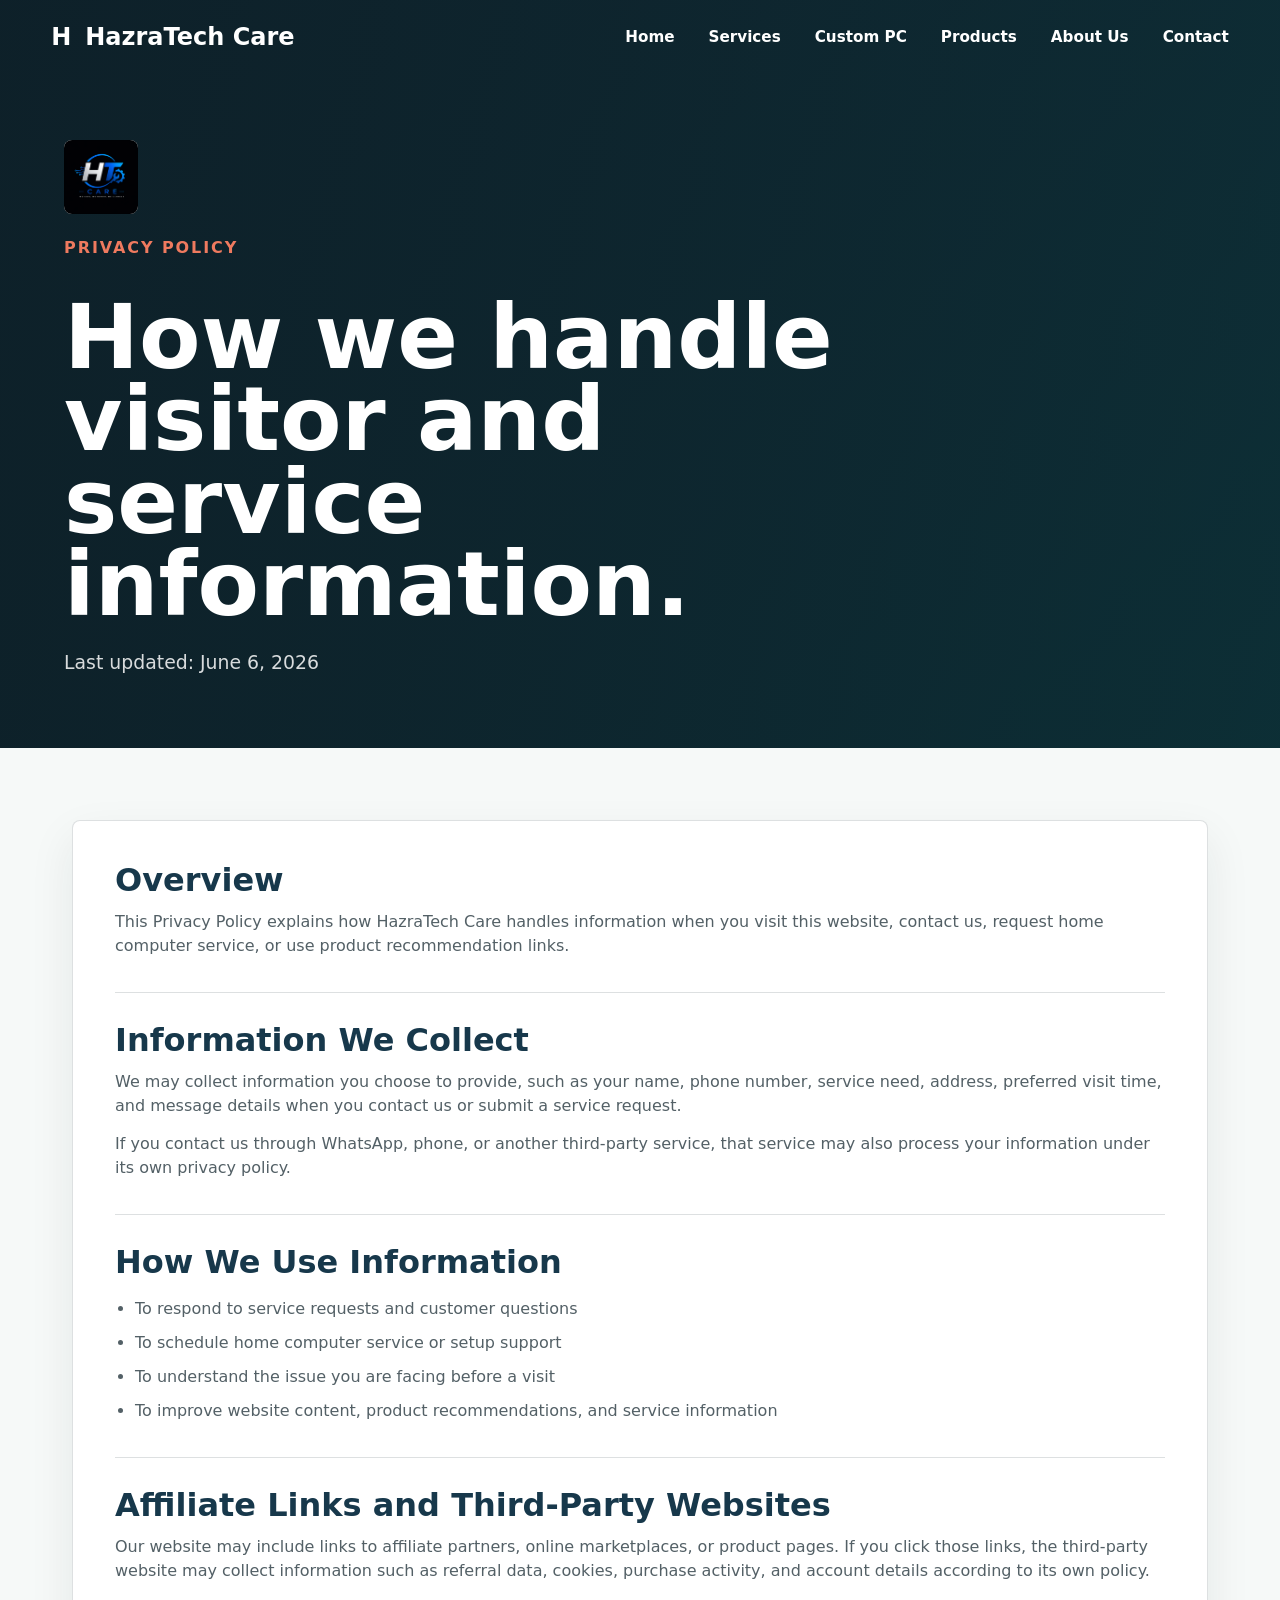
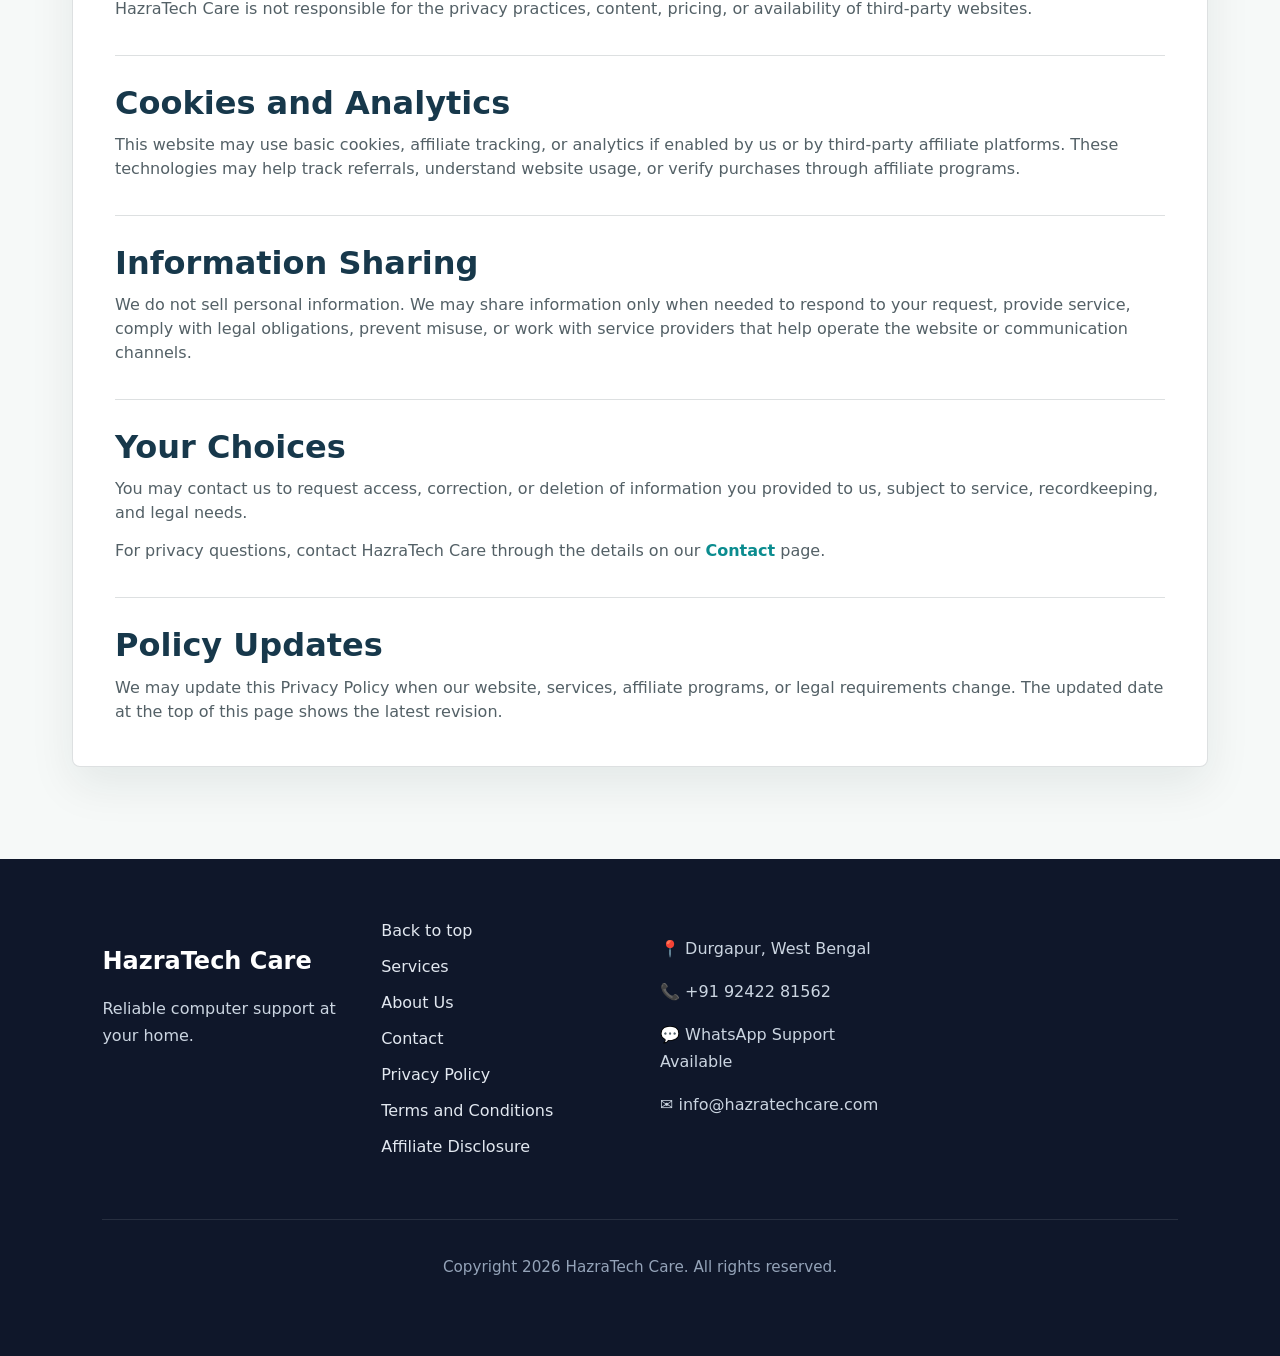
<file: privacy-policy.html>
<!DOCTYPE html>
<html lang="en">
<head>
  <meta charset="UTF-8">
  <meta name="viewport" content="width=device-width, initial-scale=1.0">
  <meta name="description" content="Privacy Policy for HazraTech Care, including how contact details, service requests, affiliate links, and third-party links are handled.">
  <title>Privacy Policy | HazraTech Care</title>
  <link rel="stylesheet" href="css/styles.css">
  <link rel="stylesheet" href="css/info-pages.css">
  <link rel="icon" type="image/png" href="assets/fevicon.png">
</head>
<body>
  <header class="site-header" data-header>
    <a class="brand" href="index.html" aria-label="HazraTech Care home">
      <span class="brand-mark" aria-hidden="true">H</span>
      <span>HazraTech Care</span>
    </a>
    <button class="nav-toggle" type="button" aria-label="Open navigation" aria-expanded="false" data-nav-toggle>
      <span></span>
      <span></span>
      <span></span>
    </button>
    <nav class="site-nav" aria-label="Primary navigation" data-nav>
      <a href="index.html">Home</a>
      <a href="index.html#services">Services</a>
      <a href="custom-pc.html">Custom PC</a>
      <a href="recommendations.html">Products</a>
      <a href="about.html">About Us</a>
      <a href="contact.html">Contact</a>
    </nav>
  </header>

  <main id="top">
    <section class="info-hero">
      <div class="info-hero-inner">
        <img src="assets/logo.png" alt="HazraTech Care logo">
        <p class="eyebrow">Privacy Policy</p>
        <h1>How we handle visitor and service information.</h1>
        <p>Last updated: June 6, 2026</p>
      </div>
    </section>

    <section class="info-shell">
      <article class="policy-panel">
        <section>
          <h2>Overview</h2>
          <p>This Privacy Policy explains how HazraTech Care handles information when you visit this website, contact us, request home computer service, or use product recommendation links.</p>
        </section>

        <section>
          <h2>Information We Collect</h2>
          <p>We may collect information you choose to provide, such as your name, phone number, service need, address, preferred visit time, and message details when you contact us or submit a service request.</p>
          <p>If you contact us through WhatsApp, phone, or another third-party service, that service may also process your information under its own privacy policy.</p>
        </section>

        <section>
          <h2>How We Use Information</h2>
          <ul class="policy-list">
            <li>To respond to service requests and customer questions</li>
            <li>To schedule home computer service or setup support</li>
            <li>To understand the issue you are facing before a visit</li>
            <li>To improve website content, product recommendations, and service information</li>
          </ul>
        </section>

        <section>
          <h2>Affiliate Links and Third-Party Websites</h2>
          <p>Our website may include links to affiliate partners, online marketplaces, or product pages. If you click those links, the third-party website may collect information such as referral data, cookies, purchase activity, and account details according to its own policy.</p>
          <p>HazraTech Care is not responsible for the privacy practices, content, pricing, or availability of third-party websites.</p>
        </section>

        <section>
          <h2>Cookies and Analytics</h2>
          <p>This website may use basic cookies, affiliate tracking, or analytics if enabled by us or by third-party affiliate platforms. These technologies may help track referrals, understand website usage, or verify purchases through affiliate programs.</p>
        </section>

        <section>
          <h2>Information Sharing</h2>
          <p>We do not sell personal information. We may share information only when needed to respond to your request, provide service, comply with legal obligations, prevent misuse, or work with service providers that help operate the website or communication channels.</p>
        </section>

        <section>
          <h2>Your Choices</h2>
          <p>You may contact us to request access, correction, or deletion of information you provided to us, subject to service, recordkeeping, and legal needs.</p>
          <p>For privacy questions, contact HazraTech Care through the details on our <a href="contact.html">Contact</a> page.</p>
        </section>

        <section>
          <h2>Policy Updates</h2>
          <p>We may update this Privacy Policy when our website, services, affiliate programs, or legal requirements change. The updated date at the top of this page shows the latest revision.</p>
        </section>
      </article>
    </section>
  </main>

  <footer class="site-footer">
    <div class="footer-brand">
      <h3>HazraTech Care</h3>
      <p>Reliable computer support at your home.</p>
    </div>
    <div class="footer-links">
      <a href="#top">Back to top</a>
      <a href="index.html#services">Services</a>
      <a href="about.html">About Us</a>
      <a href="contact.html">Contact</a>
      <a href="privacy-policy.html">Privacy Policy</a>
      <a href="terms-and-conditions.html">Terms and Conditions</a>
      <a href="affiliate-disclosure.html">Affiliate Disclosure</a>
    </div>
    <div class="footer-contact">
        <p>📍 Durgapur, West Bengal</p>
        <p>📞 +91 92422 81562</p>
        <p>💬 WhatsApp Support Available</p>
        <p>✉️ <a href="mailto:info@hazratechcare.com">info@hazratechcare.com</a></p>
    </div>
    <div class="footer-bottom">
      <p>Copyright 2026 HazraTech Care. All rights reserved.</p>
    </div>
  </footer>

  <script src="js/info-pages.js"></script>
</body>
</html>
</file>
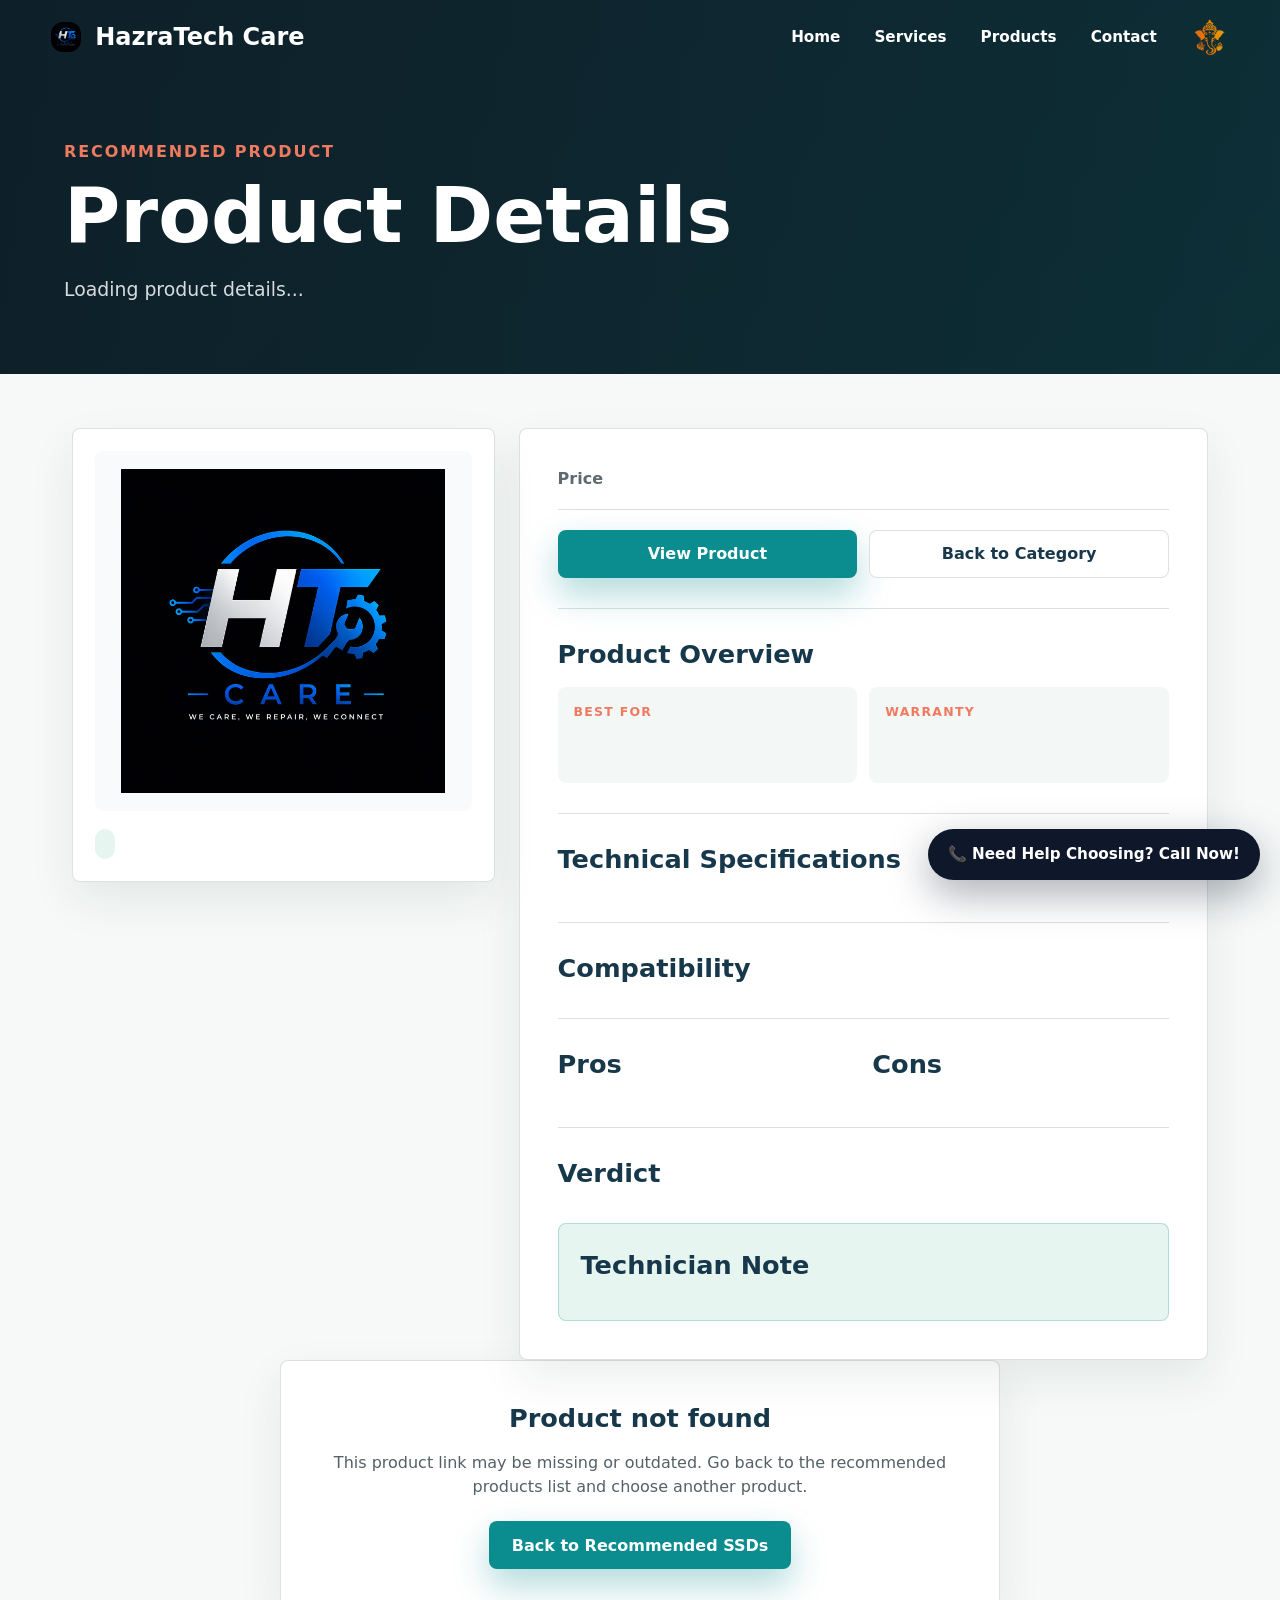
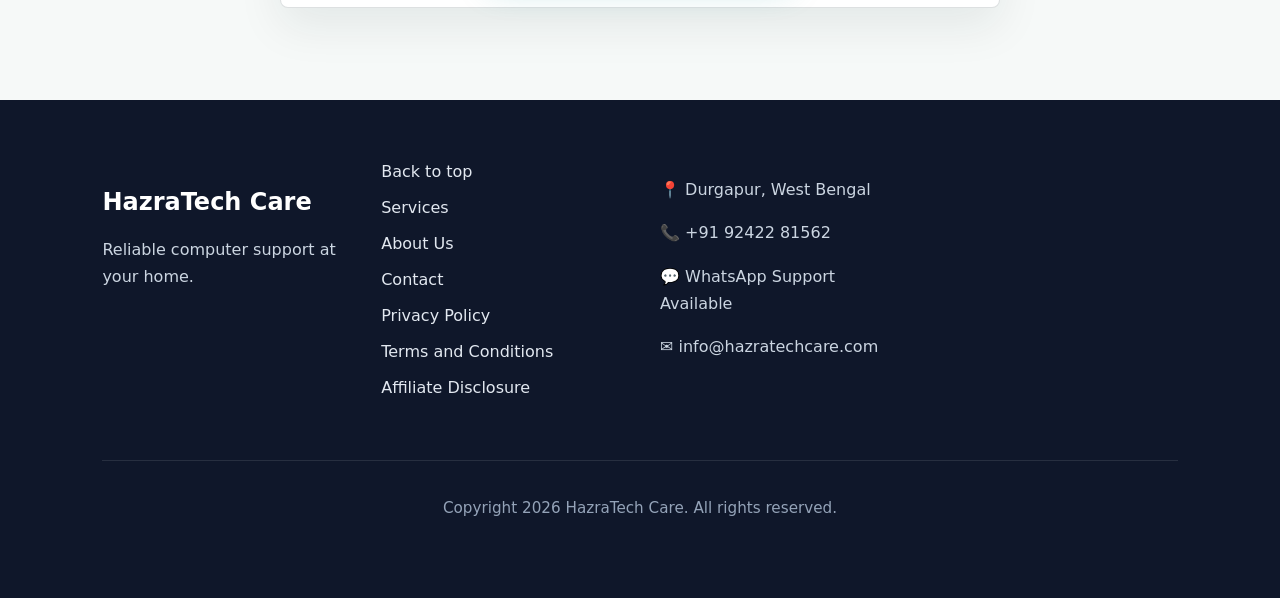
<file: product-details.html>
<!DOCTYPE html>
<html lang="en">
<head>
  <meta charset="UTF-8">
  <meta name="viewport" content="width=device-width, initial-scale=1.0">
  <meta name="description" content="Detailed HazraTech Care recommended product information, including compatibility, technician notes, pros, cons, and affiliate product details.">
  <title>HazraTech Care | Product Details</title>
  <link rel="stylesheet" href="css/styles.css">
  <link rel="stylesheet" href="css/product-details.css">
  <link rel="icon" type="image/png" href="assets/fevicon.png">
</head>
<a
  href="tel:+919242281562"
  class="floating-call"
  aria-label="Call HazraTech Care"
>
  📞 Need Help Choosing? Call Now!
</a>
<body>
  <header class="site-header" data-header>
    <a class="brand" href="index.html" aria-label="HazraTech Care home">
      <img src="assets/logo.png" alt="HazraTech Care Logo">
      <span>HazraTech Care</span>
    </a>

    <button class="nav-toggle" type="button" aria-label="Open navigation" aria-expanded="false" data-nav-toggle>
      <span></span>
      <span></span>
      <span></span>
    </button>

    <nav class="site-nav" aria-label="Primary navigation" data-nav>
      <a href="index.html">Home</a>
      <a href="index.html#services">Services</a>
      <a href="recommendations.html" aria-current="page">Products</a>
      <a href="index.html#contact">Contact</a>
      <div class="header-ganesh">
        <img src="assets/ganesh.png" alt="Ganesh Symbol">
      </div>
    </nav>
  </header>

  <main id="top">
    <section class="detail-hero" aria-labelledby="detail-title">
      <p class="eyebrow" data-detail-category>Recommended product</p>
      <h1 id="detail-title" data-detail-name>Product Details</h1>
      <p data-detail-summary>Loading product details...</p>
    </section>

    <section class="detail-shell">
      <article class="product-detail-grid" data-product-detail>
        <div class="detail-media">
          <img src="assets/logo.png" alt="" data-detail-image>
          <span class="recommended-badge" data-detail-badge></span>
        </div>

        <div class="detail-content">
          <div class="detail-price-row">
            <span>Price</span>
            <strong data-detail-price></strong>
          </div>

          <div class="detail-actions">
            <a class="button button-primary" href="#" rel="sponsored nofollow" data-detail-link>View Product</a>
            <a class="button button-secondary dark-button" href="recommended-products.html?category=ssd" data-detail-back>Back to Category</a>
          </div>

          <section class="detail-section">
            <h2>Product Overview</h2>

            <dl class="detail-spec-grid">
                <div>
                    <dt>Best For</dt>
                    <dd data-detail-use></dd>
                </div>
                <div>
                    <dt>Warranty</dt>
                    <dd data-detail-warranty></dd>
                </div>
            </dl>
        </section>

        <section class="detail-section">
            <h2>Technical Specifications</h2>

            <ul class="detail-list" data-detail-technical-specs></ul>
          </section>

          <section class="detail-section">
            <h2>Compatibility</h2>
            <p data-detail-compatibility></p>
          </section>

          <section class="detail-section split-section">
            <div>
              <h2>Pros</h2>
              <ul class="detail-list" data-detail-pros></ul>
            </div>
            <div>
              <h2>Cons</h2>
              <ul class="detail-list" data-detail-cons></ul>
            </div>
          </section>

          <section class="detail-section">
            <h2>Verdict</h2>
            <p data-detail-verdict></p>
          </section>

          <section class="detail-section technician-note">
            <h2>Technician Note</h2>
            <p data-detail-technician-note></p>
          </section>
        </div>
      </article>

      <article class="not-found-card" hidden data-product-not-found>
        <h2>Product not found</h2>
        <p>This product link may be missing or outdated. Go back to the recommended products list and choose another product.</p>
        <a class="button button-primary" href="recommended-products.html?category=ssd">Back to Recommended SSDs</a>
      </article>
    </section>
  </main>

  <footer class="site-footer">
    <div class="footer-brand">
        <h3>HazraTech Care</h3>
        <p>Reliable computer support at your home.</p>
    </div>

    <div class="footer-links">
        <a href="#top">Back to top</a>
        <a href="index.html#services">Services</a>
        <a href="about.html">About Us</a>
        <a href="contact.html">Contact</a>
        <a href="privacy-policy.html">Privacy Policy</a>
        <a href="terms-and-conditions.html">Terms and Conditions</a>
        <a href="affiliate-disclosure.html">Affiliate Disclosure</a>
    </div>

    <div class="footer-contact">
        <p>📍 Durgapur, West Bengal</p>
        <p>📞 +91 92422 81562</p>
        <p>💬 WhatsApp Support Available</p>
        <p>✉️ <a href="mailto:info@hazratechcare.com">info@hazratechcare.com</a></p>
    </div>

    <div class="footer-bottom">
        <p>Copyright 2026 HazraTech Care. All rights reserved.</p>
    </div>
  </footer>

  <script src="js/script.js"></script>
  <script src="js/recommended-products.js"></script>
  <script src="js/product-details.js"></script>
</body>
</html>
</file>
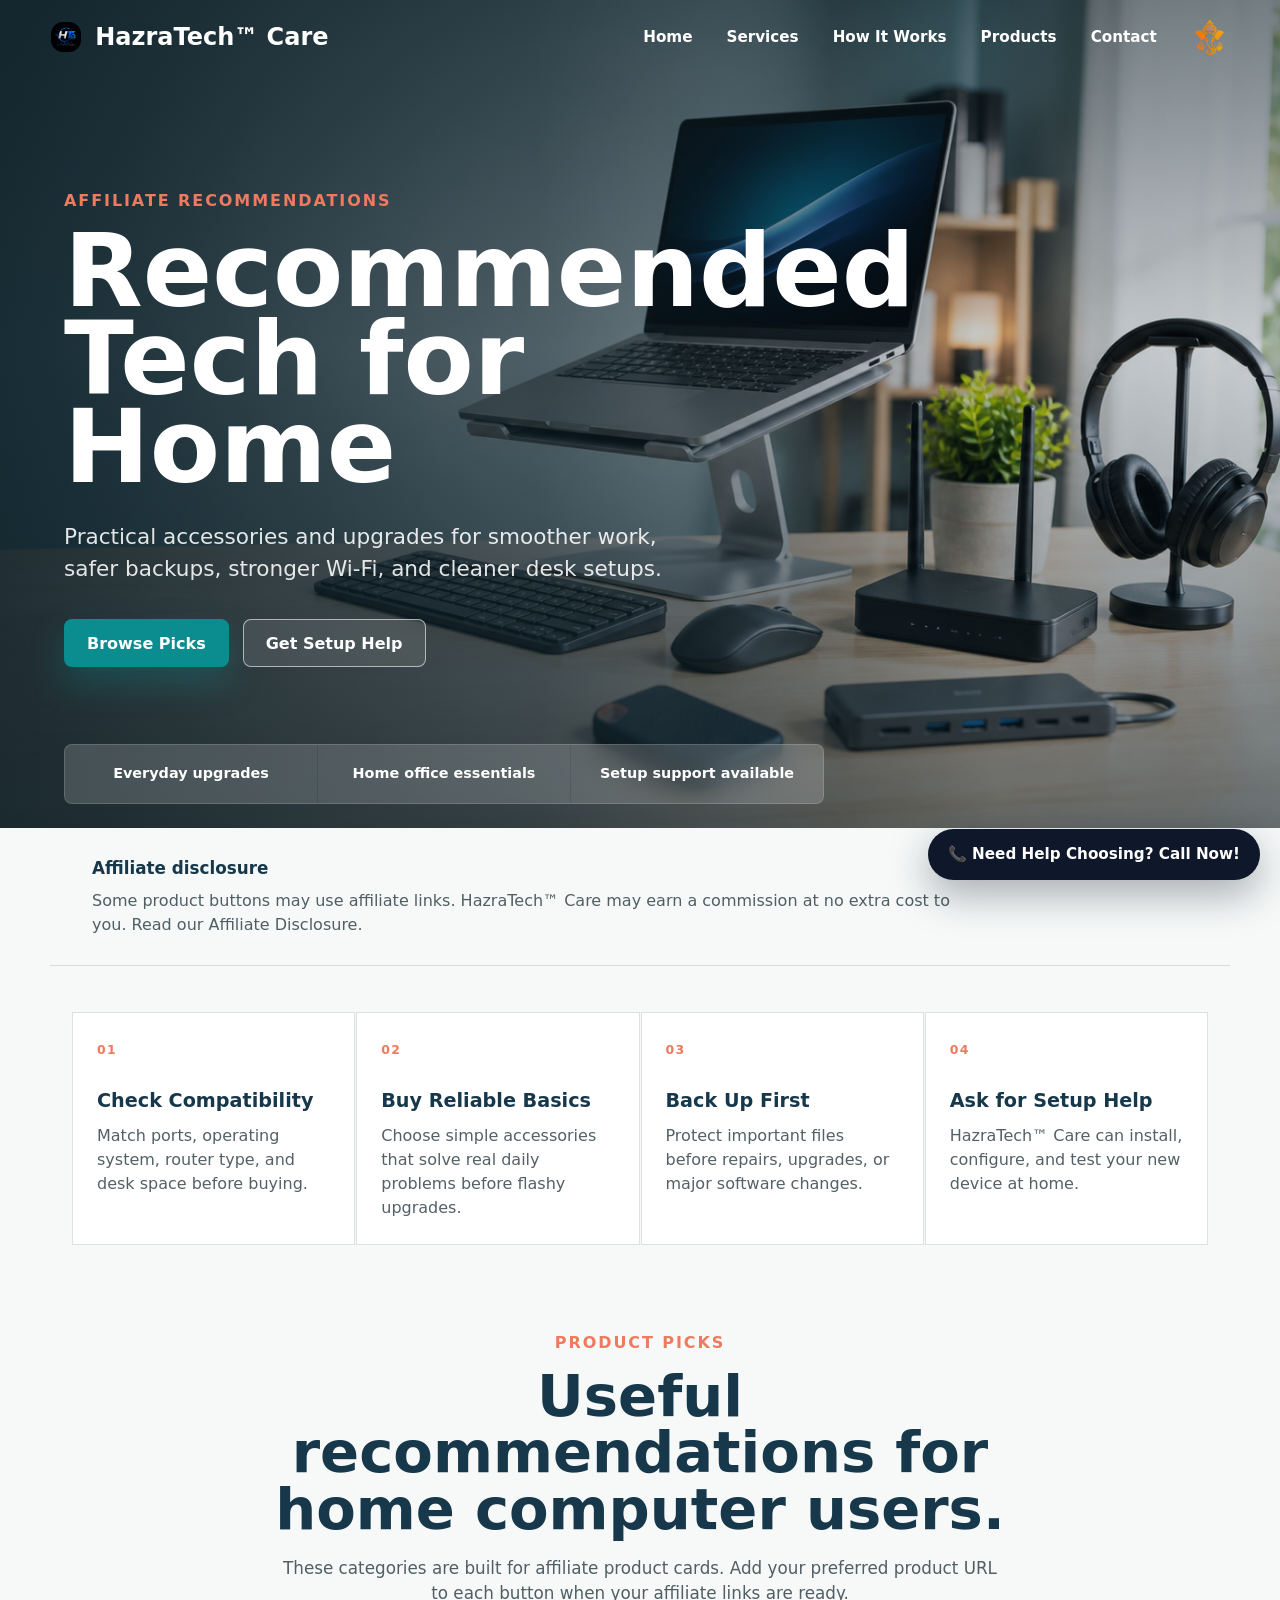
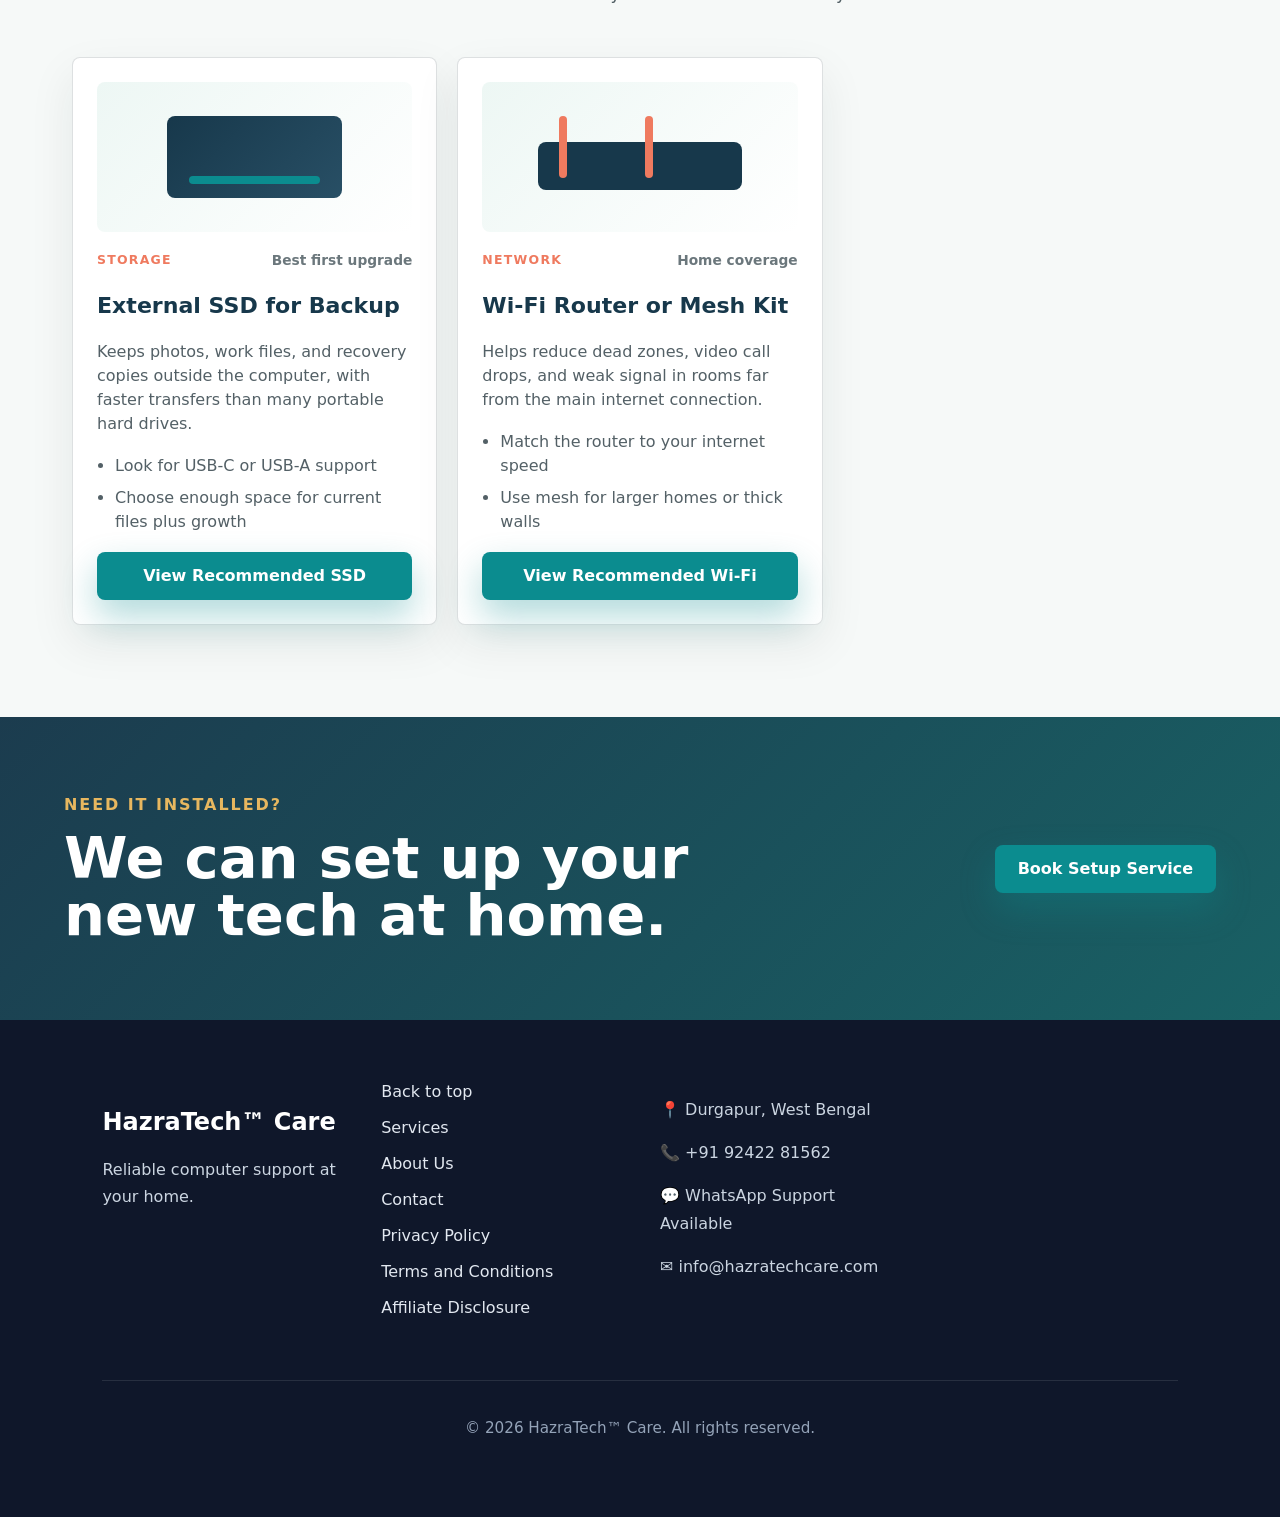
<file: recommendations.html>
<!DOCTYPE html>
<html lang="en">
<head>
  <meta charset="UTF-8">
  <meta name="viewport" content="width=device-width, initial-scale=1.0">
  <meta name="description" content="HazraTech™ Care provides doorstep computer repair, laptop service, Wi-Fi setup, printer support, and trusted tech recommendations in Durgapur.">
  <title>HazraTech™ Care | Affiliate Product Recommendations</title>
  <link rel="preload" as="image" href="assets/hazratech-care-affiliate-products.png">
  <link rel="stylesheet" href="css/styles.css">
  <link rel="stylesheet" href="css/recommendations.css">
  <link rel="icon" type="image/png" href="assets/fevicon.png">

</head>
<a
  href="tel:+919242281562"
  class="floating-call"
  aria-label="Call HazraTech Care"
>
  📞 Need Help Choosing? Call Now!
</a>
<body>
  <header class="site-header" data-header>
    <a class="brand" href="index.html" aria-label="HazraTech™ Care home">
      <img src="assets/logo.png" alt="HazraTech™ Care Logo">
    <span>HazraTech™ Care</span>
    </a>

    <button class="nav-toggle" type="button" aria-label="Open navigation" aria-expanded="false" data-nav-toggle>
      <span></span>
      <span></span>
      <span></span>
    </button>

    <nav class="site-nav" aria-label="Primary navigation" data-nav>
      <a href="index.html">Home</a>
      <a href="index.html#services">Services</a>
      <a href="index.html#platform">How It Works</a>
      <a href="recommendations.html" aria-current="page">Products</a>
      <a href="index.html#contact">Contact</a>
      <div class="header-ganesh">
      <img src="assets/ganesh.png" alt="Ganesh Symbol">
      </div>
    </nav>
  </header>

  <main id="top">
    <section class="hero affiliate-hero" aria-labelledby="affiliate-title">
      <div class="hero-media affiliate-hero-media" aria-hidden="true"></div>
      <div class="hero-overlay"></div>
      <div class="hero-content">
        <p class="eyebrow">Affiliate recommendations</p>
        <h1 id="affiliate-title">Recommended Tech for Home</h1>
        <p class="hero-copy">Practical accessories and upgrades for smoother work, safer backups, stronger Wi-Fi, and cleaner desk setups.</p>
        <div class="hero-actions">
          <a class="button button-primary" href="#picks">Browse Picks</a>
          <a class="button button-secondary" href="index.html#contact">Get Setup Help</a>
        </div>
      </div>
      <div class="hero-status" aria-label="Recommendation highlights">
        <span>Everyday upgrades</span>
        <span>Home office essentials</span>
        <span>Setup support available</span>
      </div>
    </section>

    <section class="affiliate-disclosure" aria-label="Affiliate disclosure">
      <strong>Affiliate disclosure</strong>
      <p>
      Some product buttons may use affiliate links. HazraTech™ Care may earn a commission at no extra cost to you.
      Read our <a href="affiliate-disclosure.html">Affiliate Disclosure</a>.
      </p>
    </section>

    <section class="guide-strip" aria-label="Buying guide tips">
      <article>
        <span>01</span>
        <h2>Check Compatibility</h2>
        <p>Match ports, operating system, router type, and desk space before buying.</p>
      </article>
      <article>
        <span>02</span>
        <h2>Buy Reliable Basics</h2>
        <p>Choose simple accessories that solve real daily problems before flashy upgrades.</p>
      </article>
      <article>
        <span>03</span>
        <h2>Back Up First</h2>
        <p>Protect important files before repairs, upgrades, or major software changes.</p>
      </article>
      <article>
        <span>04</span>
        <h2>Ask for Setup Help</h2>
        <p>HazraTech™ Care can install, configure, and test your new device at home.</p>
      </article>
    </section>

    <section class="section-intro" id="picks">
      <p class="eyebrow">Product picks</p>
      <h2>Useful recommendations for home computer users.</h2>
      <p>These categories are built for affiliate product cards. Add your preferred product URL to each button when your affiliate links are ready.</p>
    </section>

    <section class="product-grid" aria-label="Affiliate product recommendations">
      <article class="product-card">
        <div class="product-visual ssd" aria-hidden="true"></div>
        <div class="product-meta">
          <span>Storage</span>
          <strong>Best first upgrade</strong>
        </div>
        <h3>External SSD for Backup</h3>
        <p>Keeps photos, work files, and recovery copies outside the computer, with faster transfers than many portable hard drives.</p>
        <ul>
          <li>Look for USB-C or USB-A support</li>
          <li>Choose enough space for current files plus growth</li>
        </ul>
        <a class="button button-primary product-button" href="recommended-products.html?category=ssd" rel="sponsored nofollow">View Recommended SSD</a>
      </article>

     <!--  <article class="product-card">
        <div class="product-visual hub" aria-hidden="true"></div>
        <div class="product-meta">
          <span>Connectivity</span>
          <strong>Desk essential</strong>
        </div>
        <h3>USB-C Hub</h3>
        <p>Adds useful ports for monitors, storage, keyboard, mouse, and memory cards when a laptop has too few connections.</p>
        <ul>
          <li>Confirm HDMI or display support if needed</li>
          <li>Pick pass-through charging for fewer cables</li>
        </ul>
        <a class="button button-primary product-button" href="recommended-products.html?category=hub" rel="sponsored nofollow">View Recommended Hub</a>
      </article> -->

      <article class="product-card">
        <div class="product-visual router" aria-hidden="true"></div>
        <div class="product-meta">
          <span>Network</span>
          <strong>Home coverage</strong>
        </div>
        <h3>Wi-Fi Router or Mesh Kit</h3>
        <p>Helps reduce dead zones, video call drops, and weak signal in rooms far from the main internet connection.</p>
        <ul>
          <li>Match the router to your internet speed</li>
          <li>Use mesh for larger homes or thick walls</li>
        </ul>
        <a class="button button-primary product-button" href="recommended-products.html?category=wifi" rel="sponsored nofollow">View Recommended Wi-Fi</a>
      </article>

     <!--  <article class="product-card">
        <div class="product-visual keyboard" aria-hidden="true"></div>
        <div class="product-meta">
          <span>Comfort</span>
          <strong>Everyday use</strong>
        </div>
        <h3>Wireless Keyboard and Mouse</h3>
        <p>Makes long computer sessions more comfortable and keeps a home desk cleaner with fewer tangled cables.</p>
        <ul>
          <li>Choose a layout you already know</li>
          <li>Check battery type and wireless range</li>
        </ul>
        <a class="button button-primary product-button" href="recommended-products.html?category=combo" rel="sponsored nofollow">View Recommended Combo</a>
      </article>

      <article class="product-card">
        <div class="product-visual stand" aria-hidden="true"></div>
        <div class="product-meta">
          <span>Ergonomics</span>
          <strong>Cleaner setup</strong>
        </div>
        <h3>Laptop Stand</h3>
        <p>Raises the screen closer to eye level and improves airflow around the laptop during daily work or study.</p>
        <ul>
          <li>Pair with an external keyboard and mouse</li>
          <li>Choose a stable stand for heavier laptops</li>
        </ul>
        <a class="button button-primary product-button" href="recommended-products.html?category=stand" rel="sponsored nofollow">View Recommended Stand</a>
      </article>

      <article class="product-card">
        <div class="product-visual headset" aria-hidden="true"></div>
        <div class="product-meta">
          <span>Calls</span>
          <strong>Work from home</strong>
        </div>
        <h3>Headset for Video Calls</h3>
        <p>Improves meeting audio, online classes, and support calls compared with built-in laptop speakers and microphones.</p>
        <ul>
          <li>Pick USB for simple computer setup</li>
          <li>Choose Bluetooth if you switch devices often</li>
        </ul>
        <a class="button button-primary product-button" href="recommended-products.html?category=headset" rel="sponsored nofollow">View Recommended Headset</a>
      </article> -->
    </section>

    <section class="affiliate-cta" aria-labelledby="affiliate-cta-title">
      <div>
        <p class="eyebrow">Need it installed?</p>
        <h2 id="affiliate-cta-title">We can set up your new tech at home.</h2>
      </div>
      <a class="button button-primary" href="index.html#contact">Book Setup Service</a>
    </section>
  </main>

   <footer class="site-footer">

    <div class="footer-brand">
        <h3>HazraTech™ Care</h3>
        <p>Reliable computer support at your home.</p>
    </div>

    <div class="footer-links">
        <a href="#top">Back to top</a>
        <a href="index.html#services">Services</a>
        <a href="about.html">About Us</a>
        <a href="contact.html">Contact</a>
        <a href="privacy-policy.html">Privacy Policy</a>
        <a href="terms-and-conditions.html">Terms and Conditions</a>
        <a href="affiliate-disclosure.html">Affiliate Disclosure</a>
    </div>

    <div class="footer-contact">
        <p>📍 Durgapur, West Bengal</p>
        <p>📞 +91 92422 81562</p>
        <p>💬 WhatsApp Support Available</p>
        <p>✉️ <a href="mailto:info@hazratechcare.com">info@hazratechcare.com</a></p>
    </div>

    <div class="footer-bottom">
        <p>© 2026 HazraTech™ Care. All rights reserved.</p>
    </div>

  </footer>

  <script src="js/script.js"></script>
</body>
</html>
</file>
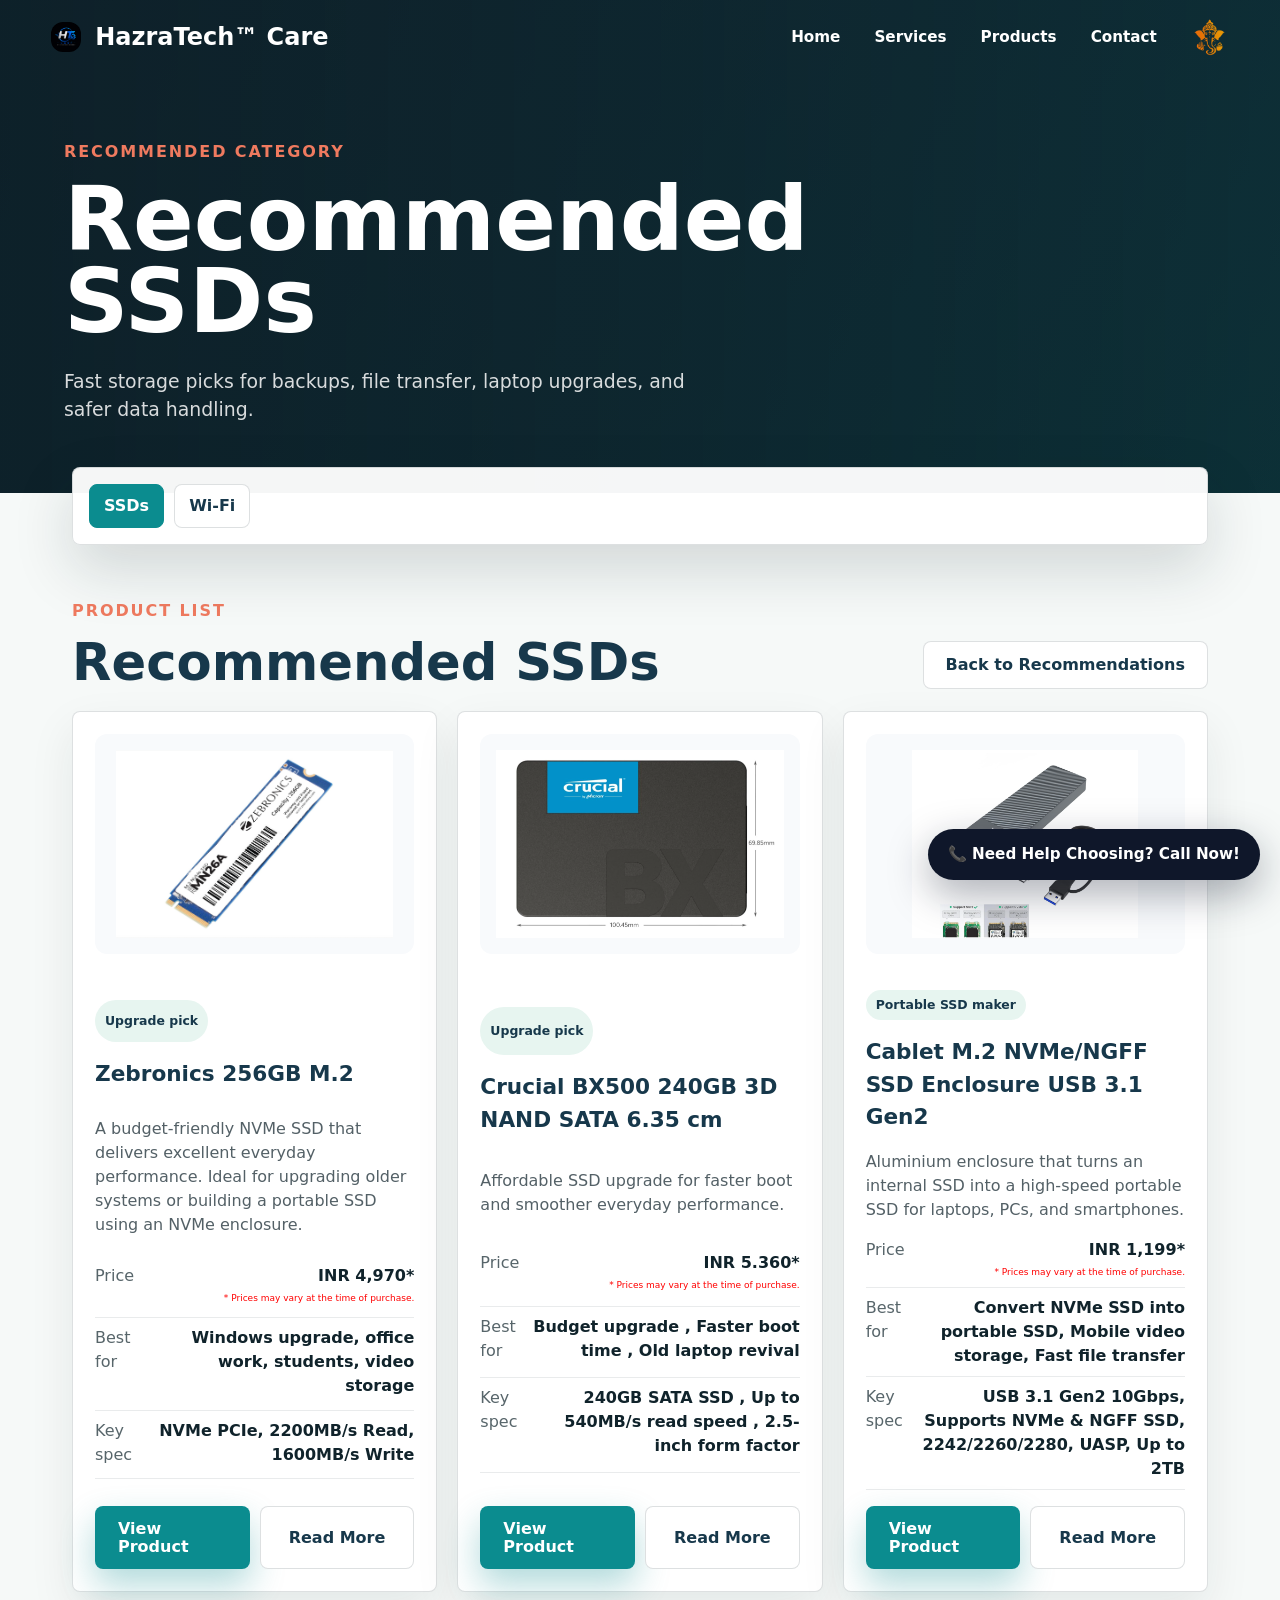
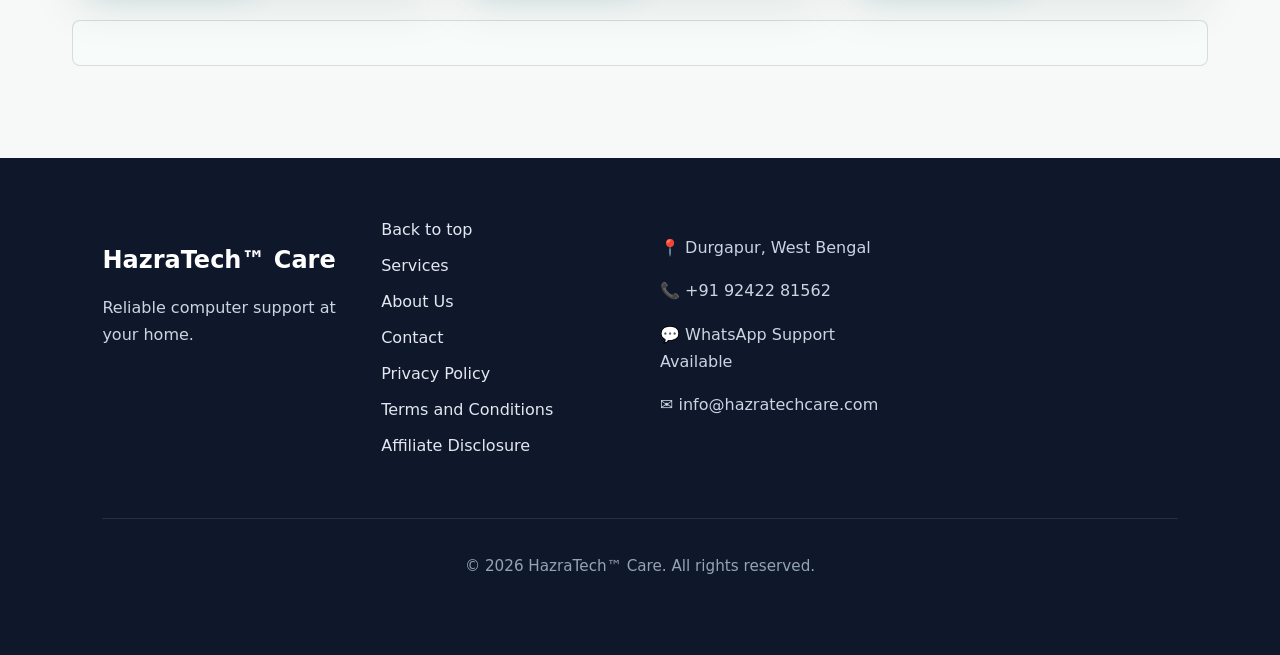
<file: recommended-products.html>
<!DOCTYPE html>
<html lang="en">
<head>
  <meta charset="UTF-8">
  <meta name="viewport" content="width=device-width, initial-scale=1.0">
  <meta name="description" content="Category-specific Hazratech™ Care product recommendations for SSDs, hubs, Wi-Fi, keyboard combos, stands, and headsets.">
  <title>Hazratech™ Care | Recommended Products</title>
  <link rel="stylesheet" href="css/styles.css">
  <link rel="stylesheet" href="css/recommended-products.css">
  <link rel="icon" type="image/png" href="assets/fevicon.png">

</head>
<a
  href="tel:+919242281562"
  class="floating-call"
  aria-label="Call HazraTech Care"
>
  📞 Need Help Choosing? Call Now!
</a>
<body>
 <header class="site-header" data-header>
    <a class="brand" href="index.html" aria-label="HazraTech™ Care home">
      <img src="assets/logo.png" alt="HazraTech™ Care Logo">
    <span>HazraTech™ Care</span>
    </a>

    <button class="nav-toggle" type="button" aria-label="Open navigation" aria-expanded="false" data-nav-toggle>
      <span></span>
      <span></span>
      <span></span>
    </button>

    <nav class="site-nav" aria-label="Primary navigation" data-nav>
      <a href="index.html">Home</a>
      <a href="index.html#services">Services</a>
      <a href="recommendations.html" aria-current="page">Products</a>
      <a href="index.html#contact">Contact</a>
      <div class="header-ganesh">
      <img src="assets/ganesh.png" alt="Ganesh Symbol">
      </div>
    </nav>
  </header>


  <main id="top">
    <section class="category-hero" aria-labelledby="category-title">
      <p class="eyebrow">Recommended category</p>
      <h1 id="category-title" data-category-title>Recommended Products</h1>
      <p data-category-description>Browse Hazratech™ Care product picks for practical home computer setups.</p>
    </section>

    <section class="category-shell" aria-label="Category products">
      <nav class="category-tabs" aria-label="Product categories" data-category-tabs></nav>

      <div class="category-heading">
        <div>
          <p class="eyebrow">Product list</p>
          <h2 data-list-title>Recommended Products</h2>
        </div>
        <a class="button button-secondary dark-button" href="recommendations.html">Back to Recommendations</a>
      </div>

      <section class="recommended-grid" aria-label="Recommended products" data-product-list></section>

      <section class="category-note" aria-label="Affiliate note">
        <!-- <strong>Affiliate link note</strong>
        <p>Product buttons are ready for your affiliate URLs. Replace the placeholder links in <code>recommended-products.js</code> with your approved product links before publishing.</p> -->
      </section>
    </section>
  </main>

   <footer class="site-footer">

    <div class="footer-brand">
        <h3>HazraTech™ Care</h3>
        <p>Reliable computer support at your home.</p>
    </div>

    <div class="footer-links">
        <a href="#top">Back to top</a>
        <a href="index.html#services">Services</a>
        <a href="about.html">About Us</a>
        <a href="contact.html">Contact</a>
        <a href="privacy-policy.html">Privacy Policy</a>
        <a href="terms-and-conditions.html">Terms and Conditions</a>
        <a href="affiliate-disclosure.html">Affiliate Disclosure</a>
    </div>

    <div class="footer-contact">
        <p>📍 Durgapur, West Bengal</p>
        <p>📞 +91 92422 81562</p>
        <p>💬 WhatsApp Support Available</p>
        <p>✉️ <a href="mailto:info@hazratechcare.com">info@hazratechcare.com</a></p>
    </div>

    <div class="footer-bottom">
        <p>© 2026 HazraTech™ Care. All rights reserved.</p>
    </div>

  </footer>

  <script src="js/script.js"></script>
  <script src="js/recommended-products.js"></script>
</body>
</html>
</file>
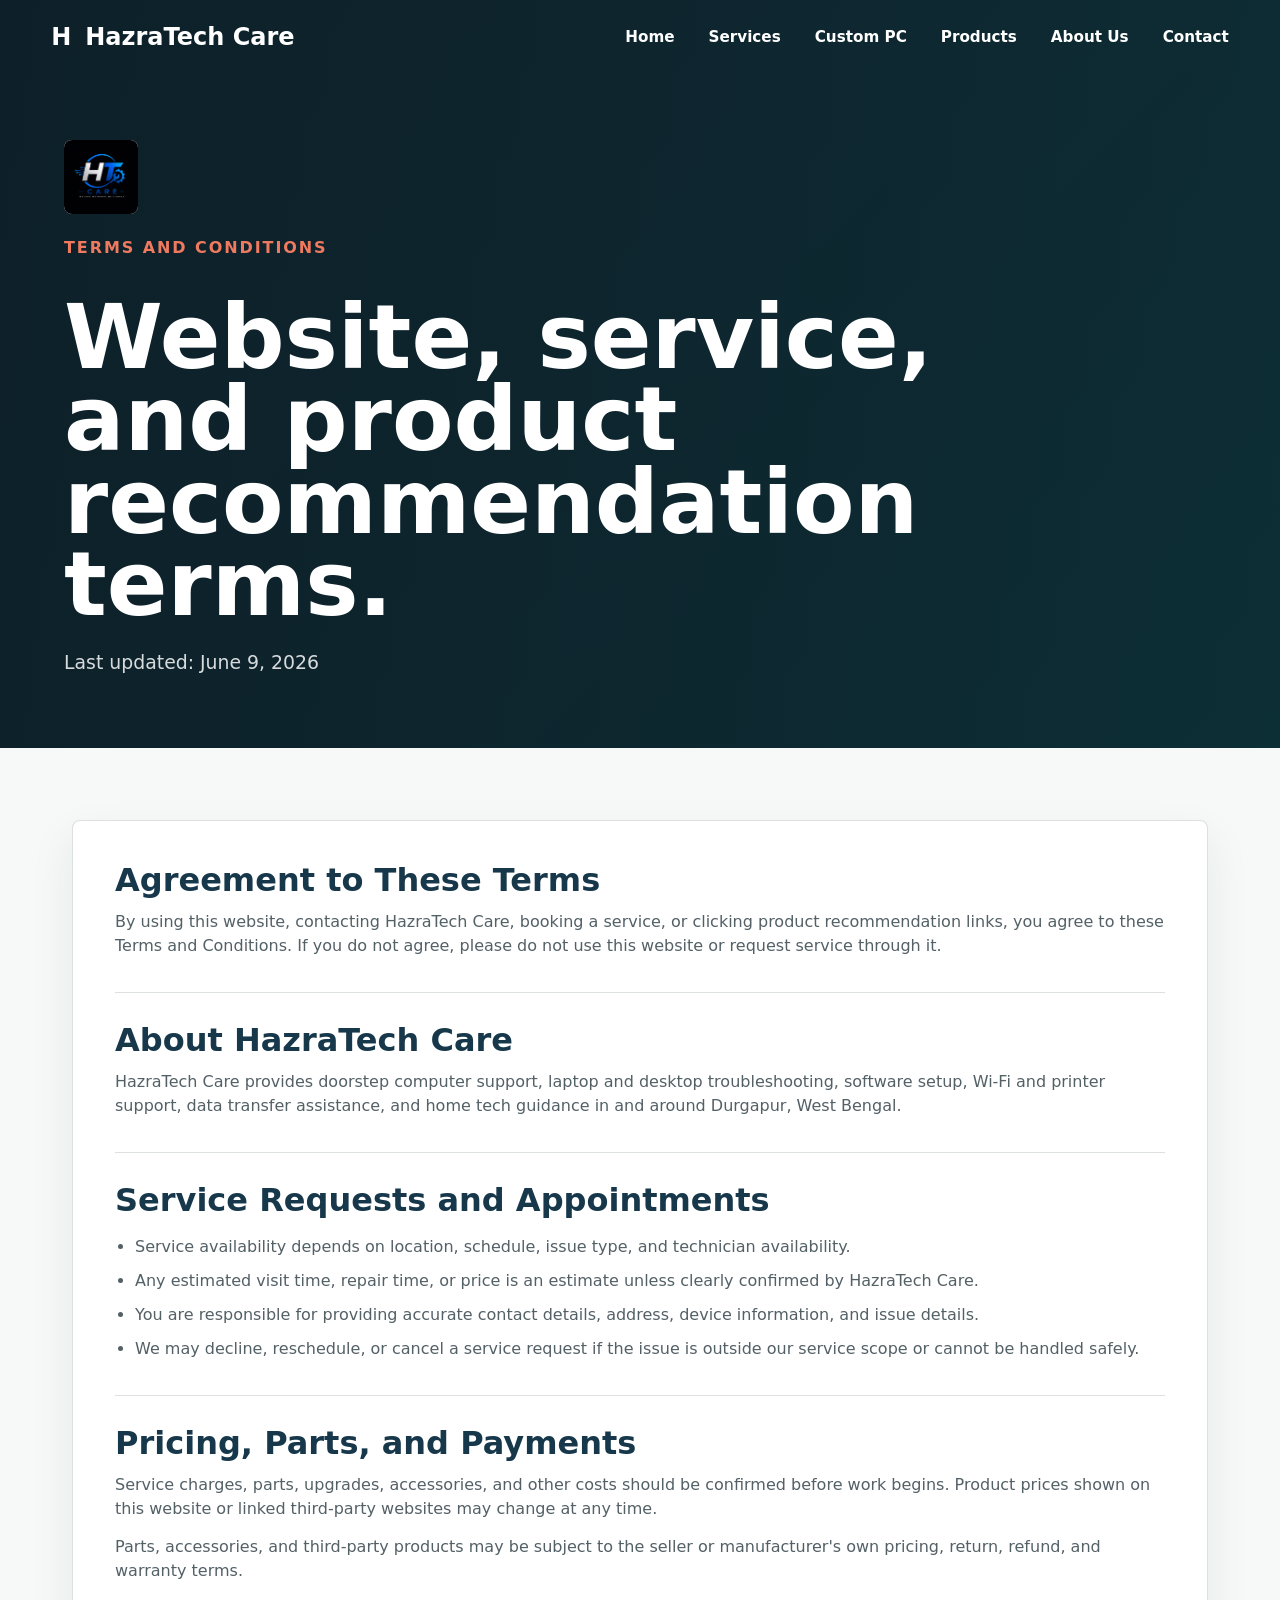
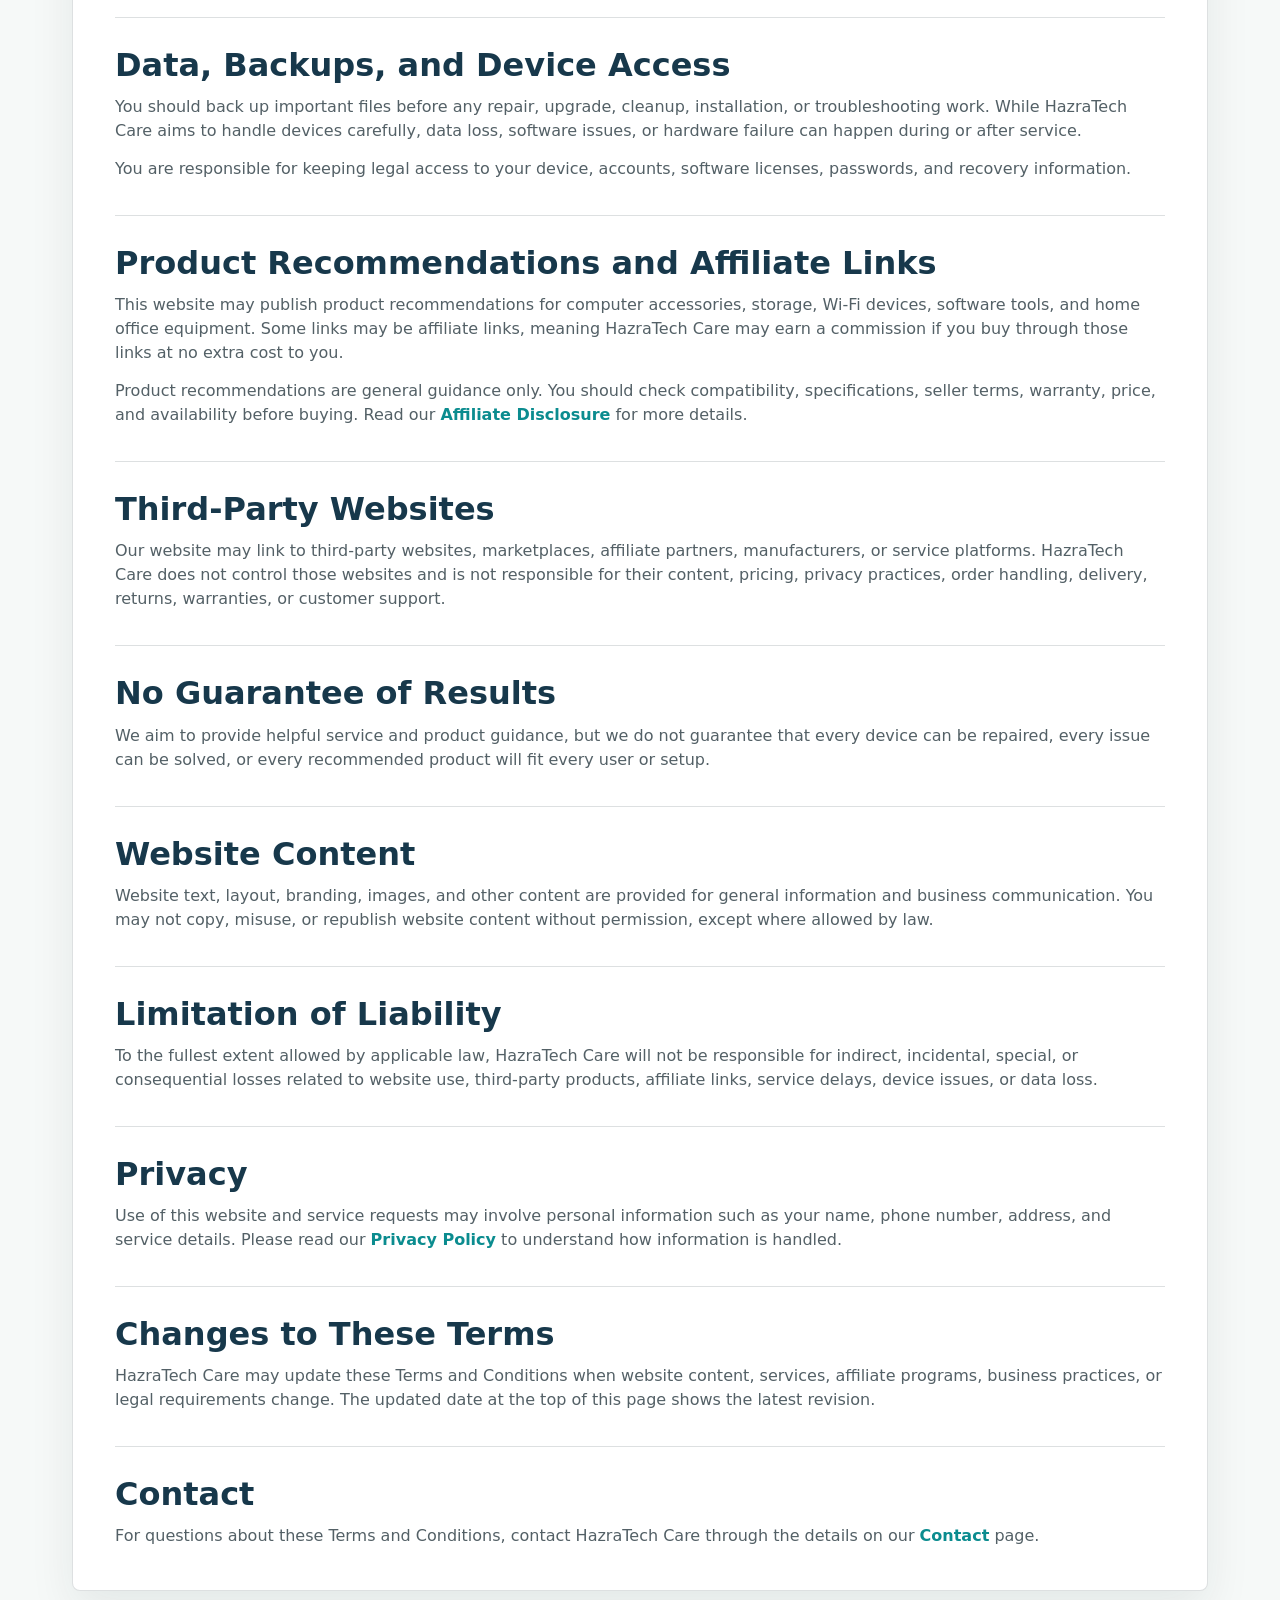
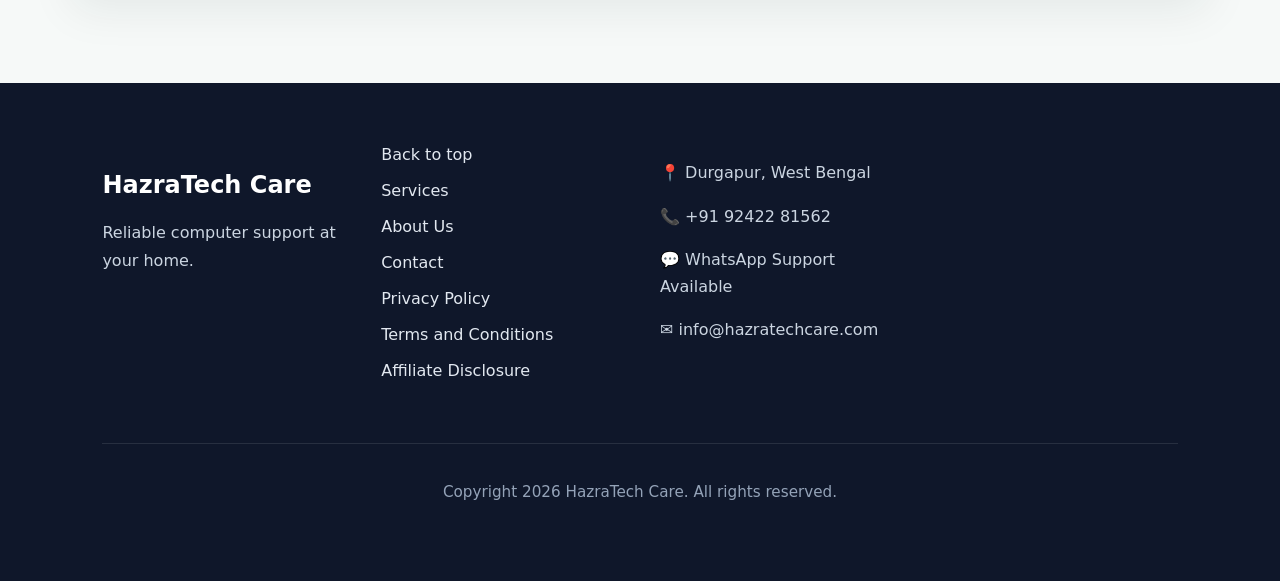
<file: terms-and-conditions.html>
<!DOCTYPE html>
<html lang="en">
<head>
  <meta charset="UTF-8">
  <meta name="viewport" content="width=device-width, initial-scale=1.0">
  <meta name="description" content="Terms and Conditions for HazraTech Care, including website use, home computer service terms, product recommendations, affiliate links, and third-party links.">
  <title>Terms and Conditions | HazraTech Care</title>
  <link rel="stylesheet" href="css/styles.css">
  <link rel="stylesheet" href="css/info-pages.css">
  <link rel="icon" type="image/png" href="assets/fevicon.png">
</head>
<body>
  <header class="site-header" data-header>
    <a class="brand" href="index.html" aria-label="HazraTech Care home">
      <span class="brand-mark" aria-hidden="true">H</span>
      <span>HazraTech Care</span>
    </a>
    <button class="nav-toggle" type="button" aria-label="Open navigation" aria-expanded="false" data-nav-toggle>
      <span></span>
      <span></span>
      <span></span>
    </button>
    <nav class="site-nav" aria-label="Primary navigation" data-nav>
      <a href="index.html">Home</a>
      <a href="index.html#services">Services</a>
      <a href="custom-pc.html">Custom PC</a>
      <a href="recommendations.html">Products</a>
      <a href="about.html">About Us</a>
      <a href="contact.html">Contact</a>
    </nav>
  </header>

  <main id="top">
    <section class="info-hero">
      <div class="info-hero-inner">
        <img src="assets/logo.png" alt="HazraTech Care logo">
        <p class="eyebrow">Terms and Conditions</p>
        <h1>Website, service, and product recommendation terms.</h1>
        <p>Last updated: June 9, 2026</p>
      </div>
    </section>

    <section class="info-shell">
      <article class="policy-panel">
        <section>
          <h2>Agreement to These Terms</h2>
          <p>By using this website, contacting HazraTech Care, booking a service, or clicking product recommendation links, you agree to these Terms and Conditions. If you do not agree, please do not use this website or request service through it.</p>
        </section>

        <section>
          <h2>About HazraTech Care</h2>
          <p>HazraTech Care provides doorstep computer support, laptop and desktop troubleshooting, software setup, Wi-Fi and printer support, data transfer assistance, and home tech guidance in and around Durgapur, West Bengal.</p>
        </section>

        <section>
          <h2>Service Requests and Appointments</h2>
          <ul class="policy-list">
            <li>Service availability depends on location, schedule, issue type, and technician availability.</li>
            <li>Any estimated visit time, repair time, or price is an estimate unless clearly confirmed by HazraTech Care.</li>
            <li>You are responsible for providing accurate contact details, address, device information, and issue details.</li>
            <li>We may decline, reschedule, or cancel a service request if the issue is outside our service scope or cannot be handled safely.</li>
          </ul>
        </section>

        <section>
          <h2>Pricing, Parts, and Payments</h2>
          <p>Service charges, parts, upgrades, accessories, and other costs should be confirmed before work begins. Product prices shown on this website or linked third-party websites may change at any time.</p>
          <p>Parts, accessories, and third-party products may be subject to the seller or manufacturer's own pricing, return, refund, and warranty terms.</p>
        </section>

        <section>
          <h2>Data, Backups, and Device Access</h2>
          <p>You should back up important files before any repair, upgrade, cleanup, installation, or troubleshooting work. While HazraTech Care aims to handle devices carefully, data loss, software issues, or hardware failure can happen during or after service.</p>
          <p>You are responsible for keeping legal access to your device, accounts, software licenses, passwords, and recovery information.</p>
        </section>

        <section>
          <h2>Product Recommendations and Affiliate Links</h2>
          <p>This website may publish product recommendations for computer accessories, storage, Wi-Fi devices, software tools, and home office equipment. Some links may be affiliate links, meaning HazraTech Care may earn a commission if you buy through those links at no extra cost to you.</p>
          <p>Product recommendations are general guidance only. You should check compatibility, specifications, seller terms, warranty, price, and availability before buying. Read our <a href="affiliate-disclosure.html">Affiliate Disclosure</a> for more details.</p>
        </section>

        <section>
          <h2>Third-Party Websites</h2>
          <p>Our website may link to third-party websites, marketplaces, affiliate partners, manufacturers, or service platforms. HazraTech Care does not control those websites and is not responsible for their content, pricing, privacy practices, order handling, delivery, returns, warranties, or customer support.</p>
        </section>

        <section>
          <h2>No Guarantee of Results</h2>
          <p>We aim to provide helpful service and product guidance, but we do not guarantee that every device can be repaired, every issue can be solved, or every recommended product will fit every user or setup.</p>
        </section>

        <section>
          <h2>Website Content</h2>
          <p>Website text, layout, branding, images, and other content are provided for general information and business communication. You may not copy, misuse, or republish website content without permission, except where allowed by law.</p>
        </section>

        <section>
          <h2>Limitation of Liability</h2>
          <p>To the fullest extent allowed by applicable law, HazraTech Care will not be responsible for indirect, incidental, special, or consequential losses related to website use, third-party products, affiliate links, service delays, device issues, or data loss.</p>
        </section>

        <section>
          <h2>Privacy</h2>
          <p>Use of this website and service requests may involve personal information such as your name, phone number, address, and service details. Please read our <a href="privacy-policy.html">Privacy Policy</a> to understand how information is handled.</p>
        </section>

        <section>
          <h2>Changes to These Terms</h2>
          <p>HazraTech Care may update these Terms and Conditions when website content, services, affiliate programs, business practices, or legal requirements change. The updated date at the top of this page shows the latest revision.</p>
        </section>

        <section>
          <h2>Contact</h2>
          <p>For questions about these Terms and Conditions, contact HazraTech Care through the details on our <a href="contact.html">Contact</a> page.</p>
        </section>
      </article>
    </section>
  </main>

  <footer class="site-footer">
    <div class="footer-brand">
      <h3>HazraTech Care</h3>
      <p>Reliable computer support at your home.</p>
    </div>
    <div class="footer-links">
      <a href="#top">Back to top</a>
      <a href="index.html#services">Services</a>
      <a href="about.html">About Us</a>
      <a href="contact.html">Contact</a>
      <a href="privacy-policy.html">Privacy Policy</a>
      <a href="terms-and-conditions.html">Terms and Conditions</a>
      <a href="affiliate-disclosure.html">Affiliate Disclosure</a>
    </div>
    <div class="footer-contact">
        <p>📍 Durgapur, West Bengal</p>
        <p>📞 +91 92422 81562</p>
        <p>💬 WhatsApp Support Available</p>
        <p>✉️ <a href="mailto:info@hazratechcare.com">info@hazratechcare.com</a></p>
    </div>
    <div class="footer-bottom">
      <p>Copyright 2026 HazraTech Care. All rights reserved.</p>
    </div>
  </footer>

  <script src="js/info-pages.js"></script>
</body>
</html>
</file>
<file: css/styles.css>
:root {
  --ink: #10232b;
  --navy: #17384b;
  --teal: #0b8c8f;
  --mint: #a8d8c8;
  --coral: #ef7a5f;
  --gold: #e7b75f;
  --cloud: #f6f9f8;
  --white: #ffffff;
  --line: rgba(16, 35, 43, 0.14);
  --shadow: 0 24px 60px rgba(16, 35, 43, 0.16);
  --max-width: 1180px;
}

* {
  box-sizing: border-box;
}

html {
  scroll-behavior: smooth;
}

body {
  margin: 0;
  color: var(--ink);
  font-family: Inter, ui-sans-serif, system-ui, -apple-system, BlinkMacSystemFont, "Segoe UI", sans-serif;
  line-height: 1.5;
  background: var(--cloud);
}

body.nav-open {
  overflow: hidden;
}

a {
  color: inherit;
  text-decoration: none;
}

img,
svg {
  display: block;
}

button,
input,
select {
  font: inherit;
}

.site-header {
  position: fixed;
  z-index: 20;
  top: 0;
  left: 0;
  right: 0;
  display: flex;
  align-items: center;
  justify-content: space-between;
  gap: 24px;
  min-height: 74px;
  padding: 14px clamp(20px, 4vw, 54px);
  color: var(--white);
  transition: background 180ms ease, color 180ms ease, box-shadow 180ms ease;
}

.site-header.is-scrolled,
.site-header.is-open {
  color: var(--ink);
  background: rgba(255, 255, 255, 0.94);
  box-shadow: 0 12px 30px rgba(16, 35, 43, 0.08);
  backdrop-filter: blur(16px);
}
.site-header.is-scrolled .brand span,
.site-header.is-scrolled .site-nav a {
    color: var(--ink);
}
.site-header.is-scrolled .site-nav a:hover {
    color: #0ea5e9;
}
.site-header.is-scrolled .brand img {
    filter: none;
}
/*.site-header.scrolled {
    background: rgba(255,255,255,0.9);
    backdrop-filter: blur(12px);
}
.site-header.scrolled .brand span,
.site-header.scrolled nav a {
    color: #0f172a;
}*/

.brand {
  display: inline-flex;
  align-items: center;
  gap: 10px;
  font-weight: 800;
  letter-spacing: 0;
}

/*.brand-mark {
  display: grid;
  place-items: center;
  width: 40px;
  height: 40px;
  border-radius: 8px;
  color: var(--white);
  background: linear-gradient(135deg, var(--teal), var(--coral));
  box-shadow: 0 10px 25px rgba(11, 140, 143, 0.25);
}*/

.site-nav {
  display: flex;
  align-items: center;
  gap: clamp(18px, 3vw, 34px);
  font-size: 0.95rem;
  font-weight: 650;
}

.site-nav a {
  position: relative;
  padding: 8px 0;
}

.site-nav a::after {
  position: absolute;
  left: 0;
  right: 0;
  bottom: 3px;
  height: 2px;
  content: "";
  background: currentColor;
  transform: scaleX(0);
  transform-origin: left;
  transition: transform 180ms ease;
}

.site-nav a:hover::after,
.site-nav a:focus-visible::after {
  transform: scaleX(1);
}

.nav-toggle {
  display: none;
  width: 42px;
  height: 42px;
  border: 1px solid currentColor;
  border-radius: 8px;
  color: inherit;
  background: transparent;
  cursor: pointer;
}

.nav-toggle span {
  display: block;
  width: 18px;
  height: 2px;
  margin: 4px auto;
  background: currentColor;
  transition: transform 180ms ease, opacity 180ms ease;
}

.site-header.is-open .nav-toggle span:nth-child(1) {
  transform: translateY(6px) rotate(45deg);
}

.site-header.is-open .nav-toggle span:nth-child(2) {
  opacity: 0;
}

.site-header.is-open .nav-toggle span:nth-child(3) {
  transform: translateY(-6px) rotate(-45deg);
}

.hero {
  position: relative;
  display: grid;
  align-items: center;
  min-height: 92vh;
  padding: 120px clamp(22px, 5vw, 72px) 92px;
  color: var(--white);
  overflow: hidden;
}

.hero-media,
.hero-overlay {
  position: absolute;
  inset: 0;
}

.hero-media {
  background-image: url("../assets/hazratech-care-home-computer-service.png");
  background-size: cover;
  background-position: center right;
  transform: scale(1.02);
}

.hero-overlay {
  background:
    linear-gradient(90deg, rgba(13, 31, 39, 0.86) 0%, rgba(13, 31, 39, 0.64) 42%, rgba(13, 31, 39, 0.2) 78%),
    linear-gradient(180deg, rgba(13, 31, 39, 0.46) 0%, rgba(13, 31, 39, 0) 42%, rgba(13, 31, 39, 0.48) 100%);
}

.hero-content {
  position: relative;
  z-index: 2;
  width: min(660px, 100%);
}

.eyebrow {
  margin: 0 0 14px;
  color: var(--coral);
  font-size: 1.00rem;
  font-weight: 850;
  letter-spacing: 0.12em;
  text-transform: uppercase;
}

.hero h1 {
  max-width: 9ch;
  margin: 0;
  font-size: clamp(4.3rem, 10vw, 8.6rem);
  line-height: 0.86;
  letter-spacing: 0;
}

.hero-copy {
  max-width: 600px;
  margin: 30px 0 0;
  color: rgba(255, 255, 255, 0.88);
  font-size: clamp(1.05rem, 1.7vw, 1.35rem);
}

.hero-actions {
  display: flex;
  flex-wrap: wrap;
  gap: 14px;
  margin-top: 34px;
}

.button {
  display: inline-flex;
  align-items: center;
  justify-content: center;
  min-height: 48px;
  padding: 13px 22px;
  border: 1px solid transparent;
  border-radius: 8px;
  font-weight: 800;
  line-height: 1.1;
  cursor: pointer;
  transition: transform 180ms ease, box-shadow 180ms ease, background 180ms ease;
}

.button:hover,
.button:focus-visible {
  transform: translateY(-2px);
}

.button-primary {
  color: var(--white);
  background: var(--teal);
  box-shadow: 0 16px 35px rgba(11, 140, 143, 0.32);
}

.button-primary:hover,
.button-primary:focus-visible {
  background: #087579;
}

.button-secondary {
  color: var(--white);
  border-color: rgba(255, 255, 255, 0.58);
  background: rgba(255, 255, 255, 0.1);
  backdrop-filter: blur(10px);
}

.hero-status {
  position: absolute;
  z-index: 2;
  left: clamp(22px, 5vw, 72px);
  right: clamp(22px, 5vw, 72px);
  bottom: 24px;
  display: grid;
  grid-template-columns: repeat(3, minmax(0, 1fr));
  gap: 1px;
  max-width: 760px;
  border: 1px solid rgba(255, 255, 255, 0.2);
  border-radius: 8px;
  overflow: hidden;
  background: rgba(255, 255, 255, 0.12);
  backdrop-filter: blur(14px);
}

.hero-status span {
  min-height: 58px;
  display: grid;
  place-items: center;
  padding: 10px 14px;
  font-size: 0.9rem;
  font-weight: 750;
  text-align: center;
  background: rgba(255, 255, 255, 0.06);
}

.trust-band {
  display: grid;
  grid-template-columns: repeat(4, minmax(0, 1fr));
  max-width: var(--max-width);
  margin: 0 auto;
  padding: 34px clamp(22px, 4vw, 42px);
  gap: 18px;
}

.trust-item {
  display: grid;
  gap: 4px;
  padding: 12px 0;
  border-bottom: 2px solid var(--line);
}

.trust-item strong {
  color: var(--navy);
  font-size: clamp(1.4rem, 2.5vw, 2.2rem);
  line-height: 1;
}

.trust-item span {
  color: rgba(16, 35, 43, 0.72);
  font-size: 0.94rem;
}

.section-intro {
  max-width: 780px;
  margin: 0 auto;
  padding: 86px 22px 34px;
  text-align: center;
}

.section-intro h2,
.platform-copy h2,
.contact-section h2 {
  margin: 0;
  color: var(--navy);
  font-size: clamp(2rem, 4.5vw, 4rem);
  line-height: 0.98;
  letter-spacing: 0;
}

.section-intro p:last-child,
.platform-copy > p,
.contact-section p + h2 {
  margin-top: 18px;
}

.section-intro > p:last-child,
.platform-copy > p {
  color: rgba(16, 35, 43, 0.72);
  font-size: 1.05rem;
}

.service-grid {
  display: grid;
  grid-template-columns: repeat(3, minmax(0, 1fr));
  gap: 20px;
  max-width: var(--max-width);
  margin: 0 auto;
  padding: 0 22px 94px;
}

.service-card {
  padding: 28px;
  border: 1px solid var(--line);
  border-radius: 8px;
  background: var(--white);
  box-shadow: 0 18px 46px rgba(16, 35, 43, 0.08);
}

.service-card h3 {
  margin: 22px 0 10px;
  color: var(--navy);
  font-size: 1.25rem;
}

.service-card p {
  margin: 0;
  color: rgba(16, 35, 43, 0.72);
}

.service-icon {
  position: relative;
  width: 48px;
  height: 48px;
  border-radius: 8px;
  background: #e7f5f0;
}

.service-icon::before,
.service-icon::after {
  position: absolute;
  content: "";
}

.service-icon.wrench::before {
  top: 13px;
  left: 23px;
  width: 5px;
  height: 26px;
  border-radius: 999px;
  background: var(--teal);
  transform: rotate(42deg);
}

.service-icon.wrench::after {
  top: 9px;
  left: 26px;
  width: 13px;
  height: 13px;
  border: 3px solid var(--coral);
  border-left-color: transparent;
  border-radius: 50%;
  transform: rotate(42deg);
}

.service-icon.shield::before {
  inset: 10px 12px 9px;
  border: 3px solid var(--teal);
  border-top-width: 5px;
  border-radius: 14px 14px 18px 18px;
}

.service-icon.wifi::before {
  left: 10px;
  right: 10px;
  top: 13px;
  height: 22px;
  border-top: 4px solid var(--teal);
  border-radius: 50% 50% 0 0;
}

.service-icon.wifi::after {
  left: 20px;
  bottom: 12px;
  width: 8px;
  height: 8px;
  border-radius: 50%;
  background: var(--coral);
}

.platform-section {
  display: grid;
  grid-template-columns: minmax(0, 0.92fr) minmax(320px, 1fr);
  align-items: center;
  gap: clamp(34px, 6vw, 80px);
  padding: 92px clamp(22px, 5vw, 72px);
  color: var(--white);
  background:
    linear-gradient(135deg, rgba(23, 56, 75, 0.96), rgba(11, 87, 91, 0.93)),
    radial-gradient(circle at 80% 20%, rgba(231, 183, 95, 0.24), transparent 34%);
}

.platform-copy {
  max-width: 600px;
}

.platform-copy h2,
.platform-copy > p {
  color: var(--white);
}

.platform-copy .eyebrow {
  color: var(--gold);
}

.check-list {
  display: grid;
  gap: 12px;
  margin: 28px 0 0;
  padding: 0;
  list-style: none;
}

.check-list li {
  position: relative;
  padding-left: 34px;
  color: rgba(255, 255, 255, 0.86);
}

.check-list li::before {
  position: absolute;
  top: 2px;
  left: 0;
  width: 22px;
  height: 22px;
  border-radius: 50%;
  content: "";
  background: var(--mint);
}

.check-list li::after {
  position: absolute;
  top: 8px;
  left: 7px;
  width: 7px;
  height: 4px;
  border-left: 2px solid var(--navy);
  border-bottom: 2px solid var(--navy);
  content: "";
  transform: rotate(-45deg);
}

.dashboard-preview {
  width: min(100%, 540px);
  margin-left: auto;
  border: 1px solid rgba(255, 255, 255, 0.18);
  border-radius: 8px;
  background: rgba(255, 255, 255, 0.95);
  box-shadow: var(--shadow);
  overflow: hidden;
}

.preview-header {
  display: flex;
  gap: 8px;
  padding: 16px;
  border-bottom: 1px solid rgba(16, 35, 43, 0.1);
  background: #f1f6f5;
}

.preview-header span {
  width: 10px;
  height: 10px;
  border-radius: 50%;
  background: var(--coral);
}

.preview-header span:nth-child(2) {
  background: var(--gold);
}

.preview-header span:nth-child(3) {
  background: var(--teal);
}

.preview-body {
  display: grid;
  gap: 18px;
  padding: 22px;
  color: var(--ink);
}

.service-summary {
  display: flex;
  align-items: center;
  gap: 14px;
}

.service-summary small,
.progress-block span,
.timeline-row p,
.mini-grid span {
  color: rgba(16, 35, 43, 0.62);
}

.avatar {
  width: 50px;
  height: 50px;
  border-radius: 8px;
  background:
    linear-gradient(135deg, rgba(239, 122, 95, 0.85), rgba(231, 183, 95, 0.7)),
    var(--coral);
}

.progress-block {
  display: grid;
  gap: 10px;
}

.progress-track {
  height: 10px;
  border-radius: 999px;
  background: #e5eeec;
  overflow: hidden;
}

.progress-track span {
  display: block;
  width: 72%;
  height: 100%;
  border-radius: inherit;
  background: linear-gradient(90deg, var(--teal), var(--mint));
}

.mini-grid {
  display: grid;
  grid-template-columns: repeat(3, minmax(0, 1fr));
  gap: 12px;
}

.mini-grid div {
  display: grid;
  gap: 3px;
  min-height: 88px;
  align-content: center;
  padding: 15px;
  border-radius: 8px;
  background: #f3f8f7;
}

.mini-grid strong {
  color: var(--navy);
  font-size: 1.8rem;
}

.timeline-row {
  display: grid;
  grid-template-columns: 16px minmax(0, 1fr);
  gap: 12px;
  align-items: start;
  padding: 14px;
  border: 1px solid rgba(16, 35, 43, 0.08);
  border-radius: 8px;
  background: var(--white);
}

.timeline-row span {
  width: 12px;
  height: 12px;
  margin-top: 5px;
  border-radius: 50%;
  background: var(--teal);
}

.timeline-row.accent span {
  background: var(--coral);
}

.timeline-row p {
  margin: 0;
}

.outcomes-section {
  padding: 0 22px 90px;
  background: var(--white);
}

.section-intro.compact {
  padding-top: 86px;
}

.outcome-list {
  display: grid;
  grid-template-columns: repeat(3, minmax(0, 1fr));
  gap: 1px;
  max-width: var(--max-width);
  margin: 0 auto;
  border: 1px solid var(--line);
  border-radius: 8px;
  overflow: hidden;
  background: var(--line);
}

.outcome-list article {
  min-height: 260px;
  padding: 30px;
  background: var(--white);
}

.outcome-list span {
  color: var(--coral);
  font-weight: 850;
}

.outcome-list h3 {
  margin: 50px 0 12px;
  color: var(--navy);
  font-size: clamp(1.25rem, 2vw, 1.6rem);
}

.outcome-list p {
  margin: 0;
  color: rgba(16, 35, 43, 0.72);
}

.contact-section {
  display: grid;
  grid-template-columns: minmax(0, 0.85fr) minmax(320px, 1fr);
  gap: clamp(34px, 6vw, 76px);
  align-items: start;
  padding: 92px clamp(22px, 5vw, 72px);
  background:
    linear-gradient(180deg, #f7fbfa, #edf5f2);
}

.contact-form {
  display: grid;
  gap: 16px;
  padding: 24px;
  border: 1px solid var(--line);
  border-radius: 8px;
  background: var(--white);
  box-shadow: 0 18px 46px rgba(16, 35, 43, 0.08);
}

.contact-form label {
  display: grid;
  gap: 8px;
  color: rgba(16, 35, 43, 0.72);
  font-size: 0.92rem;
  font-weight: 750;
}

.contact-form input,
.contact-form select {
  min-height: 46px;
  width: 100%;
  border: 1px solid var(--line);
  border-radius: 8px;
  padding: 10px 12px;
  color: var(--ink);
  background: #fbfdfc;
}

.contact-form input:focus,
.contact-form select:focus {
  border-color: var(--teal);
  outline: 3px solid rgba(11, 140, 143, 0.16);
}

.contact-form textarea,
.contact-form select {
  min-height: 46px;
  width: 100%;
  border: 1px solid var(--line);
  border-radius: 8px;
  padding: 10px 12px;
  color: var(--ink);
  background: #fbfdfc;
}

.contact-form textarea:focus,
.contact-form select:focus {
  border-color: var(--teal);
  outline: 3px solid rgba(11, 140, 143, 0.16);
}

.contact-form .button {
  width: 100%;
  margin-top: 4px;
}

.site-footer {
    background: #0f172a;
    color: white;
    padding: 60px 8%;
    display: grid;
    grid-template-columns: repeat(auto-fit, minmax(220px, 1fr));
    gap: 40px;
}

.site-footer h3 {
    margin-bottom: 12px;
    font-size: 1.5rem;
}

.site-footer p {
    color: #cbd5e1;
    line-height: 1.7;
}

.footer-links {
    display: flex;
    flex-direction: column;
    gap: 12px;
}

.footer-links a {
    color: #e2e8f0;
    text-decoration: none;
    transition: 0.3s;
}

.footer-links a:hover {
    color: #14b8a6;
}

.footer-contact p {
    margin-bottom: 10px;
    min-width: 250px;
}

.footer-bottom {
    grid-column: 1 / -1;
    border-top: 1px solid rgba(255,255,255,0.1);
    margin-top: 20px;
    padding-top: 20px;
    text-align: center;
}

.footer-bottom p {
    color: #94a3b8;
    font-size: 0.95rem;
}

.site-footer span {
  font-weight: 850;
}

@media (max-width: 900px) {
  .nav-toggle {
    display: block;
  }

  .site-nav {
    position: fixed;
    inset: 74px 16px auto;
    display: grid;
    gap: 0;
    border: 1px solid rgba(16, 35, 43, 0.1);
    border-radius: 8px;
    color: var(--ink);
    background: var(--white);
    box-shadow: var(--shadow);
    transform: translateY(-12px);
    visibility: hidden;
    opacity: 0;
    transition: transform 180ms ease, opacity 180ms ease, visibility 180ms ease;
  }

  .site-header.is-open .site-nav {
    visibility: visible;
    opacity: 1;
    transform: translateY(0);
  }

  .site-nav a {
    min-height: 52px;
    padding: 16px 20px;
    border-bottom: 1px solid rgba(16, 35, 43, 0.08);
  }

  .site-nav a:last-child {
    border-bottom: 0;
  }

  .site-nav a::after {
    display: none;
  }

  .trust-band,
  .service-grid,
  .outcome-list {
    grid-template-columns: repeat(2, minmax(0, 1fr));
  }

  .platform-section,
  .contact-section {
    grid-template-columns: 1fr;
  }

  .dashboard-preview {
    margin: 0;
  }
}

@media (max-width: 640px) {
  .site-header {
    min-height: 66px;
    padding: 12px 16px;
  }

  .brand span:last-child {
    max-width: 150px;
    white-space: nowrap;
    overflow: hidden;
    text-overflow: ellipsis;
  }

  .hero {
    min-height: auto;
    padding: 104px 18px 40px;
}

  .hero-media {
    background-position: 64% center;
  }

  .hero-overlay {
    background:
      linear-gradient(90deg, rgba(13, 31, 39, 0.88), rgba(13, 31, 39, 0.5)),
      linear-gradient(180deg, rgba(13, 31, 39, 0.42), rgba(13, 31, 39, 0.58));
  }

  .hero h1 {
    font-size: clamp(3.55rem, 18vw, 5rem);
  }

  .hero-copy {
    font-size: 1rem;
  }

  .button {
    width: 100%;
  }

  .hero-status {
    position: static;
    margin-top: 20px;
    width: 100%;
    grid-template-columns: 1fr;
}

  .hero-status span {
    min-height: 42px;
  }

  .trust-band,
  .service-grid,
  .outcome-list,
  .mini-grid {
    grid-template-columns: 1fr;
  }

  .section-intro {
    padding-top: 64px;
  }

  .service-grid {
    padding-bottom: 68px;
  }

  .platform-section,
  .contact-section {
    padding: 68px 18px;
  }

  .outcome-list article {
    min-height: 210px;
  }

  .outcome-list h3 {
    margin-top: 32px;
  }

  .site-footer {
    flex-direction: column;
  }
}

.brand {
    display: flex;
    align-items: center;
    gap: 14px;
    text-decoration: none;
}

.brand img {
    width: 30px;
    height: 30px;
    object-fit: contain;
    border-radius: 12px;
}

.brand span {
    color: white;
    font-size: 1.5rem;
    font-weight: 700;
}
.header-ganesh img {
    width: 38px;
    height: 38px;
    object-fit: contain;
    opacity: 0.9;
    border-radius: 12px
}

.floating-call {
    position: fixed;
    right: 20px;
    bottom: 20px;
    z-index: 9999;

    display: flex;
    align-items: center;
    gap: 10px;

    padding: 14px 20px;
    border-radius: 999px;

    background: #0f172a;
    color: white;

    text-decoration: none;
    font-weight: 700;
    font-size: 0.95rem;

    box-shadow: 0 14px 40px rgba(15,23,42,0.35);

    transition: all 0.3s ease;
}

.floating-call:hover {
    transform: translateY(-4px);
    background: #14b8a6;
}

/* ==============================
   Downloads Section
   ============================== */

.downloads-section {
  padding: 0 22px 92px;
  background: var(--white);
}

.downloads-intro {
  max-width: 820px;
}

.download-grid {
  display: grid;
  grid-template-columns: repeat(3, minmax(0, 1fr));
  gap: 20px;
  max-width: var(--max-width);
  margin: 0 auto;
}

.download-card {
  display: flex;
  flex-direction: column;
  min-height: 390px;
  padding: 28px;
  border: 1px solid var(--line);
  border-radius: 8px;
  background: var(--cloud);
  box-shadow: 0 18px 46px rgba(16, 35, 43, 0.08);
  transition: transform 180ms ease, box-shadow 180ms ease, border-color 180ms ease;
}

.download-card:hover {
  transform: translateY(-4px);
  border-color: rgba(11, 140, 143, 0.28);
  box-shadow: 0 24px 54px rgba(16, 35, 43, 0.12);
}

.download-card-top {
  display: flex;
  align-items: center;
  justify-content: space-between;
  gap: 16px;
}

.download-icon {
  display: grid;
  place-items: center;
  width: 58px;
  height: 58px;
  border-radius: 8px;
  font-size: 1.7rem;
  background: #e7f5f0;
}

.download-version {
  padding: 6px 10px;
  border-radius: 999px;
  color: var(--teal);
  background: rgba(11, 140, 143, 0.1);
  font-size: 0.8rem;
  font-weight: 800;
}

.download-card h3 {
  margin: 24px 0 10px;
  color: var(--navy);
  font-size: 1.35rem;
}

.download-card > p {
  margin: 0;
  color: rgba(16, 35, 43, 0.72);
}

.download-meta {
  display: flex;
  flex-wrap: wrap;
  gap: 8px;
  margin: 22px 0;
}

.download-meta span {
  padding: 7px 10px;
  border-radius: 6px;
  color: rgba(16, 35, 43, 0.72);
  background: var(--white);
  border: 1px solid var(--line);
  font-size: 0.78rem;
  font-weight: 750;
}

.download-button {
  width: 100%;
  margin-top: auto;
}

.download-note {
  display: block;
  margin-top: 12px;
  color: rgba(16, 35, 43, 0.58);
  font-size: 0.78rem;
  line-height: 1.45;
}


@media (max-width: 900px) {
  .download-grid {
    grid-template-columns: repeat(2, minmax(0, 1fr));
  }
}

@media (max-width: 640px) {
  .downloads-section {
    padding-bottom: 68px;
  }

  .download-grid {
    grid-template-columns: 1fr;
  }

  .download-card {
    min-height: auto;
  }
}
</file>
<file: css/info-pages.css>
.info-hero {
  padding: 140px clamp(22px, 5vw, 72px) 72px;
  color: var(--white);
  background:
    linear-gradient(90deg, rgba(13, 31, 39, 0.94), rgba(13, 31, 39, 0.72)),
    linear-gradient(135deg, var(--navy), #0b575b);
}

.info-hero-inner {
  display: grid;
  gap: 22px;
  max-width: var(--max-width);
  margin: 0 auto;
}

.info-hero img {
  width: 74px;
  height: 74px;
  border-radius: 8px;
  object-fit: contain;
  background: rgba(255, 255, 255, 0.9);
}

.info-hero h1 {
  max-width: 900px;
  margin: 0;
  font-size: clamp(3rem, 7vw, 6.2rem);
  line-height: 0.92;
  letter-spacing: 0;
}

.info-hero p:last-child {
  max-width: 720px;
  margin: 0;
  color: rgba(255, 255, 255, 0.84);
  font-size: clamp(1rem, 1.6vw, 1.18rem);
}

.info-shell {
  max-width: var(--max-width);
  margin: 0 auto;
  padding: 72px 22px 92px;
}

.info-layout {
  display: grid;
  grid-template-columns: minmax(0, 0.72fr) minmax(280px, 0.28fr);
  gap: 34px;
  align-items: start;
}

.info-content,
.info-sidebar,
.contact-panel,
.policy-panel {
  border: 1px solid var(--line);
  border-radius: 8px;
  background: var(--white);
  box-shadow: 0 18px 46px rgba(16, 35, 43, 0.08);
}

.info-content,
.policy-panel {
  padding: clamp(24px, 4vw, 42px);
}

.info-content section + section,
.policy-panel section + section {
  margin-top: 34px;
  padding-top: 30px;
  border-top: 1px solid var(--line);
}

.info-content h2,
.policy-panel h2,
.contact-panel h2,
.info-sidebar h2 {
  margin: 0 0 12px;
  color: var(--navy);
  font-size: clamp(1.45rem, 2.5vw, 2rem);
  line-height: 1.1;
}

.info-content p,
.policy-panel p,
.contact-panel p,
.info-sidebar p {
  margin: 0;
  color: rgba(16, 35, 43, 0.72);
}

.info-content p + p,
.policy-panel p + p {
  margin-top: 14px;
}

.info-list,
.policy-list {
  display: grid;
  gap: 10px;
  margin: 16px 0 0;
  padding-left: 20px;
  color: rgba(16, 35, 43, 0.72);
}

.info-sidebar {
  display: grid;
  gap: 18px;
  padding: 24px;
}

.info-sidebar a,
.policy-panel a,
.info-content a {
  color: var(--teal);
  font-weight: 850;
}

.contact-grid {
  display: grid;
  grid-template-columns: minmax(0, 0.8fr) minmax(320px, 1fr);
  gap: 24px;
}

.contact-panel {
  padding: 24px;
}

.contact-methods {
  display: grid;
  gap: 14px;
  margin-top: 20px;
}

.contact-methods div {
  display: grid;
  gap: 4px;
  padding-bottom: 14px;
  border-bottom: 1px solid var(--line);
}

.contact-methods div:last-child {
  border-bottom: 0;
  padding-bottom: 0;
}

.contact-methods strong {
  color: var(--navy);
}

.page-form {
  display: grid;
  gap: 16px;
}

.page-form label {
  display: grid;
  gap: 8px;
  color: rgba(16, 35, 43, 0.72);
  font-size: 0.92rem;
  font-weight: 750;
}

.page-form input,
.page-form select,
.page-form textarea {
  min-height: 46px;
  width: 100%;
  border: 1px solid var(--line);
  border-radius: 8px;
  padding: 10px 12px;
  color: var(--ink);
  background: #fbfdfc;
}

.page-form textarea {
  min-height: 112px;
  resize: vertical;
}

.page-form input:focus,
.page-form select:focus,
.page-form textarea:focus {
  border-color: var(--teal);
  outline: 3px solid rgba(11, 140, 143, 0.16);
}

.disclosure-callout {
  display: grid;
  gap: 10px;
  margin-bottom: 28px;
  padding: 22px;
  border: 1px solid rgba(11, 140, 143, 0.25);
  border-radius: 8px;
  background: #e7f5f0;
}

.disclosure-callout strong {
  color: var(--navy);
  font-size: 1.2rem;
}

.footer-links {
  flex-wrap: wrap;
}

@media (max-width: 900px) {
  .info-layout,
  .contact-grid {
    grid-template-columns: 1fr;
  }
}

@media (max-width: 640px) {
  .info-hero {
    padding: 112px 18px 58px;
  }

  .info-shell {
    padding: 52px 18px 68px;
  }
}
</file>
<file: css/custom-pc.css>
.custom-pc-hero {
  padding: 140px clamp(22px, 5vw, 72px) 70px;
  color: var(--white);
  background:
    linear-gradient(90deg, rgba(13, 31, 39, 0.94), rgba(13, 31, 39, 0.7)),
    linear-gradient(135deg, var(--navy), #0b575b);
}

.custom-pc-hero h1 {
  max-width: 900px;
  margin: 0;
  font-size: clamp(3rem, 7vw, 6.1rem);
  line-height: 0.92;
  letter-spacing: 0;
}

.custom-pc-hero p:last-child {
  max-width: 760px;
  margin: 22px 0 0;
  color: rgba(255, 255, 255, 0.84);
  font-size: clamp(1rem, 1.6vw, 1.18rem);
}

.custom-pc-shell {
  display: grid;
  grid-template-columns: minmax(0, 0.66fr) minmax(320px, 0.34fr);
  gap: 24px;
  max-width: var(--max-width);
  margin: 0 auto;
  padding: 54px 22px 92px;
}

.config-panel,
.preview-card {
  border: 1px solid var(--line);
  border-radius: 8px;
  background: var(--white);
  box-shadow: 0 18px 46px rgba(16, 35, 43, 0.08);
}

.config-panel {
  padding: clamp(22px, 4vw, 34px);
}

.panel-heading h2 {
  margin: 0;
  color: var(--navy);
  font-size: clamp(1.7rem, 3vw, 2.5rem);
  line-height: 1;
}

.compact-heading {
  margin-top: 34px;
  padding-top: 30px;
  border-top: 1px solid var(--line);
}

.field-grid {
  display: grid;
  grid-template-columns: repeat(2, minmax(0, 1fr));
  gap: 16px;
  margin-top: 22px;
}

.field-grid label,
.wide-field {
  display: grid;
  gap: 8px;
  color: rgba(16, 35, 43, 0.72);
  font-size: 0.92rem;
  font-weight: 750;
}

.field-grid small {
  color: rgba(16, 35, 43, 0.56);
  font-weight: 650;
}

.field-grid select,
.field-grid input,
.wide-field textarea {
  min-height: 46px;
  width: 100%;
  border: 1px solid var(--line);
  border-radius: 8px;
  padding: 10px 12px;
  color: var(--ink);
  background: #fbfdfc;
}

.wide-field {
  margin-top: 16px;
}

.wide-field textarea {
  min-height: 128px;
  resize: vertical;
}

.field-grid select:focus,
.field-grid input:focus,
.wide-field textarea:focus {
  border-color: var(--teal);
  outline: 3px solid rgba(11, 140, 143, 0.16);
}

.preview-panel {
  align-self: start;
  position: sticky;
  top: 92px;
}

.preview-card {
  display: grid;
  gap: 18px;
  padding: 22px;
}

.pc-preview-image {
  width: 100%;
  max-height: 250px;
  object-fit: contain;
  border-radius: 8px;
  background: #f8fafc;
}

.status-badge {
  display: inline-flex;
  width: fit-content;
  min-height: 30px;
  align-items: center;
  padding: 6px 10px;
  border-radius: 999px;
  color: var(--navy);
  font-size: 0.78rem;
  font-weight: 850;
  background: #e7f5f0;
}

.preview-card h2 {
  margin: 0;
  color: var(--navy);
  font-size: 1.5rem;
}

.preview-card p {
  margin: 0;
  color: rgba(16, 35, 43, 0.72);
}

.preview-list {
  display: grid;
  gap: 10px;
  margin: 0;
}

.preview-list div {
  display: grid;
  grid-template-columns: minmax(110px, 0.38fr) minmax(0, 0.62fr);
  gap: 12px;
  padding-bottom: 10px;
  border-bottom: 1px solid rgba(16, 35, 43, 0.09);
}

.preview-list dt {
  color: rgba(16, 35, 43, 0.62);
  font-weight: 850;
}

.preview-list dd {
  margin: 0;
  color: var(--ink);
  font-weight: 750;
}

.preview-actions {
  display: grid;
  grid-template-columns: 1fr;
  gap: 12px;
}

.reset-button {
  color: var(--navy);
  border-color: var(--line);
  background: var(--white);
}

@media (max-width: 980px) {
  .custom-pc-shell {
    grid-template-columns: 1fr;
  }

  .preview-panel {
    position: static;
  }
}

@media (max-width: 640px) {
  .custom-pc-hero {
    padding: 112px 18px 60px;
  }

  .custom-pc-shell {
    padding: 38px 18px 68px;
  }

  .field-grid {
    grid-template-columns: 1fr;
  }

  .preview-list div {
    grid-template-columns: 1fr;
  }
}
</file>
<file: css/product-details.css>
.detail-hero {
  padding: 140px clamp(22px, 5vw, 72px) 70px;
  color: var(--white);
  background:
    linear-gradient(90deg, rgba(13, 31, 39, 0.94), rgba(13, 31, 39, 0.7)),
    linear-gradient(135deg, var(--navy), #0b575b);
}

.detail-hero h1 {
  max-width: 980px;
  margin: 0;
  font-size: clamp(2.7rem, 6vw, 5.4rem);
  line-height: 0.98;
  letter-spacing: 0;
}

.detail-hero p:last-child {
  max-width: 760px;
  margin: 22px 0 0;
  color: rgba(255, 255, 255, 0.84);
  font-size: clamp(1rem, 1.6vw, 1.18rem);
}

.detail-shell {
  max-width: var(--max-width);
  margin: 0 auto;
  padding: 54px 22px 92px;
}

.dark-button {
  color: var(--navy);
  border-color: var(--line);
  background: var(--white);
}

.recommended-badge {
  display: inline-flex;
  width: fit-content;
  min-height: 30px;
  align-items: center;
  padding: 6px 10px;
  border-radius: 999px;
  color: var(--navy);
  font-size: 0.78rem;
  font-weight: 850;
  background: #e7f5f0;
}

.product-detail-grid {
  display: grid;
  grid-template-columns: minmax(280px, 0.38fr) minmax(0, 0.62fr);
  gap: 24px;
  align-items: start;
}

.detail-media,
.detail-content,
.not-found-card {
  border: 1px solid var(--line);
  border-radius: 8px;
  background: var(--white);
  box-shadow: 0 18px 46px rgba(16, 35, 43, 0.08);
}

.detail-media {
  display: grid;
  gap: 18px;
  padding: 22px;
  position: sticky;
  top: 92px;
}

.detail-media img {
  width: 100%;
  min-height: 280px;
  max-height: 360px;
  object-fit: contain;
  border-radius: 8px;
  padding: 18px;
  background: #f8fafc;
}

.detail-content,
.not-found-card {
  padding: clamp(24px, 4vw, 38px);
}

.detail-price-row {
  display: flex;
  justify-content: space-between;
  gap: 20px;
  align-items: center;
  padding-bottom: 18px;
  border-bottom: 1px solid var(--line);
  color: rgba(16, 35, 43, 0.68);
  font-weight: 850;
}

.detail-price-row strong {
  color: var(--navy);
  font-size: 1.5rem;
}

.detail-actions {
  display: grid;
  grid-template-columns: repeat(2, minmax(0, 1fr));
  gap: 12px;
  margin-top: 20px;
}

.detail-section {
  margin-top: 30px;
  padding-top: 26px;
  border-top: 1px solid var(--line);
}

.detail-section h2,
.not-found-card h2 {
  margin: 0 0 14px;
  color: var(--navy);
  font-size: clamp(1.35rem, 2vw, 1.8rem);
}

.detail-section p,
.not-found-card p {
  margin: 0;
  color: rgba(16, 35, 43, 0.72);
}

.detail-spec-grid {
  display: grid;
  grid-template-columns: repeat(2, minmax(0, 1fr));
  gap: 12px;
  margin: 0;
}

.detail-spec-grid div {
  min-height: 96px;
  padding: 16px;
  border-radius: 8px;
  background: #f3f8f7;
}

.detail-spec-grid dt {
  margin: 0 0 8px;
  color: var(--coral);
  font-size: 0.78rem;
  font-weight: 850;
  letter-spacing: 0.1em;
  text-transform: uppercase;
}

.detail-spec-grid dd {
  margin: 0;
  color: var(--ink);
  font-weight: 750;
}

.split-section {
  display: grid;
  grid-template-columns: repeat(2, minmax(0, 1fr));
  gap: 18px;
}

.detail-list {
  display: grid;
  gap: 10px;
  margin: 0;
  padding-left: 20px;
  color: rgba(16, 35, 43, 0.72);
}

.technician-note {
  padding: 22px;
  border: 1px solid rgba(11, 140, 143, 0.25);
  border-radius: 8px;
  background: #e7f5f0;
}

.technician-note h2 {
  color: var(--navy);
}

.not-found-card {
  max-width: 720px;
  margin: 0 auto;
  text-align: center;
}

.not-found-card .button {
  margin-top: 22px;
}

@media (max-width: 900px) {
  .product-detail-grid {
    grid-template-columns: 1fr;
  }

  .detail-media {
    position: static;
  }
}

@media (max-width: 640px) {
  .detail-hero {
    padding: 112px 18px 60px;
  }

  .detail-shell {
    padding: 38px 18px 68px;
  }

  .detail-actions,
  .detail-spec-grid,
  .split-section {
    grid-template-columns: 1fr;
  }
}

.floating-call {
    position: fixed;
    right: 20px;
    bottom: 20px;
    z-index: 9999;

    display: flex;
    align-items: center;
    gap: 10px;

    padding: 14px 20px;
    border-radius: 999px;

    background: #0f172a;
    color: white;

    text-decoration: none;
    font-weight: 700;
    font-size: 0.95rem;

    box-shadow: 0 14px 40px rgba(15,23,42,0.35);

    transition: all 0.3s ease;
}

.floating-call:hover {
    transform: translateY(-4px);
    background: #14b8a6;
}
</file>
<file: css/recommendations.css>
.affiliate-hero-media {
  background-image: url("../assets/hazratech-care-affiliate-products.png");
}

.affiliate-hero h1 {
  max-width: 11ch;
  font-size: clamp(3.5rem, 8vw, 7.4rem);
}

.affiliate-disclosure {
  display: grid;
  gap: 8px;
  max-width: var(--max-width);
  margin: 0 auto;
  padding: 28px clamp(22px, 4vw, 42px);
  border-bottom: 1px solid var(--line);
}

.affiliate-disclosure strong {
  color: var(--navy);
  font-size: 1.05rem;
}

.affiliate-disclosure p {
  max-width: 880px;
  margin: 0;
  color: rgba(16, 35, 43, 0.72);
}

.guide-strip {
  display: grid;
  grid-template-columns: repeat(4, minmax(0, 1fr));
  gap: 1px;
  max-width: var(--max-width);
  margin: 46px auto 0;
  padding: 0 22px;
}

.guide-strip article {
  min-height: 190px;
  padding: 24px;
  border: 1px solid var(--line);
  background: var(--white);
}

.guide-strip span,
.product-meta span {
  color: var(--coral);
  font-size: 0.78rem;
  font-weight: 850;
  letter-spacing: 0.1em;
  text-transform: uppercase;
}

.guide-strip h2 {
  margin: 26px 0 8px;
  color: var(--navy);
  font-size: 1.2rem;
}

.guide-strip p {
  margin: 0;
  color: rgba(16, 35, 43, 0.72);
}

.product-grid {
  display: grid;
  grid-template-columns: repeat(3, minmax(0, 1fr));
  gap: 20px;
  max-width: var(--max-width);
  margin: 0 auto;
  padding: 0 22px 92px;
}

.product-card {
  display: grid;
  gap: 18px;
  padding: 24px;
  border: 1px solid var(--line);
  border-radius: 8px;
  background: var(--white);
  box-shadow: 0 18px 46px rgba(16, 35, 43, 0.08);
}

.product-visual {
  position: relative;
  min-height: 150px;
  border-radius: 8px;
  overflow: hidden;
  background: linear-gradient(135deg, #edf7f4, #ffffff);
}

.product-visual::before,
.product-visual::after {
  position: absolute;
  content: "";
}

.product-visual.ssd::before {
  inset: 34px 70px 34px;
  border-radius: 8px;
  background: linear-gradient(135deg, var(--navy), #284f65);
}

.product-visual.ssd::after {
  left: 92px;
  right: 92px;
  bottom: 48px;
  height: 8px;
  border-radius: 999px;
  background: var(--teal);
}

.product-visual.hub::before {
  inset: 48px 58px;
  border-radius: 8px;
  background: var(--teal);
}

.product-visual.hub::after {
  left: 74px;
  right: 74px;
  top: 67px;
  height: 14px;
  border-radius: 5px;
  background: var(--white);
  box-shadow: 34px 0 0 rgba(255, 255, 255, 0.85), 68px 0 0 rgba(255, 255, 255, 0.7);
}

.product-visual.router::before {
  left: 56px;
  right: 56px;
  bottom: 42px;
  height: 48px;
  border-radius: 8px;
  background: var(--navy);
}

.product-visual.router::after {
  left: 77px;
  top: 34px;
  width: 8px;
  height: 62px;
  border-radius: 999px;
  background: var(--coral);
  box-shadow: 86px 0 0 var(--coral);
}

.product-visual.keyboard::before {
  left: 36px;
  right: 36px;
  bottom: 38px;
  height: 58px;
  border-radius: 8px;
  background:
    repeating-linear-gradient(90deg, rgba(255, 255, 255, 0.85) 0 13px, transparent 13px 19px),
    var(--navy);
}

.product-visual.keyboard::after {
  right: 46px;
  top: 28px;
  width: 42px;
  height: 64px;
  border-radius: 24px;
  background: var(--teal);
}

.product-visual.stand::before {
  left: 64px;
  right: 64px;
  top: 38px;
  height: 54px;
  border-radius: 8px;
  border: 8px solid var(--navy);
}

.product-visual.stand::after {
  left: 92px;
  right: 92px;
  bottom: 36px;
  height: 10px;
  border-radius: 999px;
  background: var(--coral);
  box-shadow: 24px -28px 0 -2px var(--teal);
}

.product-visual.headset::before {
  left: 72px;
  top: 30px;
  width: 78px;
  height: 78px;
  border: 9px solid var(--navy);
  border-bottom-color: transparent;
  border-radius: 50%;
}

.product-visual.headset::after {
  left: 54px;
  top: 82px;
  width: 30px;
  height: 46px;
  border-radius: 8px;
  background: var(--teal);
  box-shadow: 104px 0 0 var(--teal), 70px 34px 0 -10px var(--coral);
}

.product-meta {
  display: flex;
  justify-content: space-between;
  gap: 12px;
  align-items: center;
}

.product-meta strong {
  color: rgba(16, 35, 43, 0.62);
  font-size: 0.86rem;
}

.product-card h3 {
  margin: 0;
  color: var(--navy);
  font-size: 1.38rem;
}

.product-card p {
  margin: 0;
  color: rgba(16, 35, 43, 0.72);
}

.product-card ul {
  display: grid;
  gap: 8px;
  margin: 0;
  padding-left: 18px;
  color: rgba(16, 35, 43, 0.72);
}

.product-button {
  margin-top: auto;
}

.affiliate-cta {
  display: flex;
  justify-content: space-between;
  align-items: center;
  gap: 28px;
  padding: 76px clamp(22px, 5vw, 72px);
  color: var(--white);
  background: linear-gradient(135deg, rgba(23, 56, 75, 0.98), rgba(11, 87, 91, 0.94));
}

.affiliate-cta h2 {
  max-width: 760px;
  margin: 0;
  color: var(--white);
  font-size: clamp(2rem, 4.5vw, 4rem);
  line-height: 0.98;
}

.affiliate-cta .eyebrow {
  color: var(--gold);
}

@media (max-width: 900px) {
  .guide-strip,
  .product-grid {
    grid-template-columns: repeat(2, minmax(0, 1fr));
  }

  .affiliate-cta {
    align-items: flex-start;
    flex-direction: column;
  }
}

@media (max-width: 640px) {
  .affiliate-hero h1 {
    font-size: clamp(3rem, 16vw, 4.6rem);
  }

  .guide-strip,
  .product-grid {
    grid-template-columns: 1fr;
  }

  .affiliate-disclosure,
  .guide-strip,
  .product-grid {
    padding-left: 18px;
    padding-right: 18px;
  }
}

.floating-call {
    position: fixed;
    right: 20px;
    bottom: 20px;
    z-index: 9999;

    display: flex;
    align-items: center;
    gap: 10px;

    padding: 14px 20px;
    border-radius: 999px;

    background: #0f172a;
    color: white;

    text-decoration: none;
    font-weight: 700;
    font-size: 0.95rem;

    box-shadow: 0 14px 40px rgba(15,23,42,0.35);

    transition: all 0.3s ease;
}

.floating-call:hover {
    transform: translateY(-4px);
    background: #14b8a6;
}
</file>
<file: css/recommended-products.css>
.category-hero {
  padding: 140px clamp(22px, 5vw, 72px) 70px;
  color: var(--white);
  background:
    linear-gradient(90deg, rgba(13, 31, 39, 0.94), rgba(13, 31, 39, 0.7)),
    linear-gradient(135deg, var(--navy), #0b575b);
}

.category-hero h1 {
  max-width: 880px;
  margin: 0;
  font-size: clamp(3rem, 7vw, 6.3rem);
  line-height: 0.92;
  letter-spacing: 0;
}

.category-hero p:last-child {
  max-width: 650px;
  margin: 24px 0 0;
  color: rgba(255, 255, 255, 0.84);
  font-size: clamp(1rem, 1.6vw, 1.18rem);
}

.category-shell {
  max-width: var(--max-width);
  margin: 0 auto;
  padding: 32px 22px 92px;
}

.category-tabs {
  display: flex;
  flex-wrap: wrap;
  gap: 10px;
  margin-top: -58px;
  padding: 16px;
  border: 1px solid var(--line);
  border-radius: 8px;
  background: rgba(255, 255, 255, 0.96);
  box-shadow: var(--shadow);
  position: relative;
  z-index: 2;
}

.category-tabs a {
  display: inline-flex;
  min-height: 42px;
  align-items: center;
  padding: 9px 14px;
  border: 1px solid var(--line);
  border-radius: 8px;
  color: var(--navy);
  font-weight: 850;
  background: var(--white);
}

.category-tabs a.is-active {
  color: var(--white);
  border-color: var(--teal);
  background: var(--teal);
}

.category-heading {
  display: flex;
  justify-content: space-between;
  gap: 24px;
  align-items: end;
  margin: 54px 0 22px;
}

.category-heading h2 {
  margin: 0;
  color: var(--navy);
  font-size: clamp(2rem, 4vw, 3.5rem);
  line-height: 1;
}

.dark-button {
  color: var(--navy);
  border-color: var(--line);
  background: var(--white);
}

.recommended-grid {
  display: grid;
  grid-template-columns: repeat(3, minmax(0, 1fr));
  gap: 20px;
}

.recommended-card {
  display: grid;
  gap: 16px;
  min-height: 100%;
  padding: 22px;
  border: 1px solid var(--line);
  border-radius: 8px;
  background: var(--white);
  box-shadow: 0 18px 46px rgba(16, 35, 43, 0.08);
}

.recommended-badge {
  display: inline-flex;
  width: fit-content;
  min-height: 30px;
  align-items: center;
  padding: 6px 10px;
  border-radius: 999px;
  color: var(--navy);
  font-size: 0.78rem;
  font-weight: 850;
  background: #e7f5f0;
}

.recommended-card h3 {
  margin: 0;
  color: var(--navy);
  font-size: 1.35rem;
}

.recommended-card p {
  margin: 0;
  color: rgba(16, 35, 43, 0.72);
}

.recommended-meta {
  display: grid;
  gap: 8px;
  margin: 0;
  padding: 0;
  list-style: none;
}

.recommended-meta li {
  display: flex;
  justify-content: space-between;
  gap: 16px;
  padding-bottom: 8px;
  border-bottom: 1px solid rgba(16, 35, 43, 0.09);
  color: rgba(16, 35, 43, 0.7);
}

.recommended-meta strong {
  color: var(--ink);
  text-align: right;
}

.recommended-card .button {
  width: 100%;
  margin-top: auto;
}

.recommended-actions {
  display: grid;
  grid-template-columns: repeat(2, minmax(0, 1fr));
  gap: 10px;
  margin-top: auto;
}

.recommended-actions .button {
  margin-top: 0;
}

.category-note {
  display: grid;
  gap: 8px;
  margin-top: 28px;
  padding: 22px;
  border: 1px solid var(--line);
  border-radius: 8px;
  background: #f7fbfa;
}

.category-note strong {
  color: var(--navy);
}

.category-note p {
  margin: 0;
  color: rgba(16, 35, 43, 0.72);
}

@media (max-width: 900px) {
  .recommended-grid {
    grid-template-columns: repeat(2, minmax(0, 1fr));
  }

  .category-heading {
    align-items: start;
    flex-direction: column;
  }
}

@media (max-width: 640px) {
  .category-hero {
    padding: 110px 18px 62px;
  }

  .category-shell {
    padding: 26px 18px 68px;
  }

  .category-tabs {
    margin-top: -46px;
  }

  .category-tabs a {
    width: 100%;
    justify-content: center;
  }

  .recommended-grid {
    grid-template-columns: 1fr;
  }

  .recommended-actions {
    grid-template-columns: 1fr;
  }
}

.floating-call {
    position: fixed;
    right: 20px;
    bottom: 20px;
    z-index: 9999;

    display: flex;
    align-items: center;
    gap: 10px;

    padding: 14px 20px;
    border-radius: 999px;

    background: #0f172a;
    color: white;

    text-decoration: none;
    font-weight: 700;
    font-size: 0.95rem;

    box-shadow: 0 14px 40px rgba(15,23,42,0.35);

    transition: all 0.3s ease;
}

.floating-call:hover {
    transform: translateY(-4px);
    background: #14b8a6;
}

.product-image {
    width: 100%;
    height: 220px;
    object-fit: contain;
    background: #f8fafc;
    border-radius: 12px;
    margin-bottom: 20px;
    padding: 16px;
}

.price-section {
  text-align: right;
}

.price-note {
  display: block;
  font-size: 9px;
  color: red;
  margin-top: 4px;
  font-weight: normal;
}
</file>
